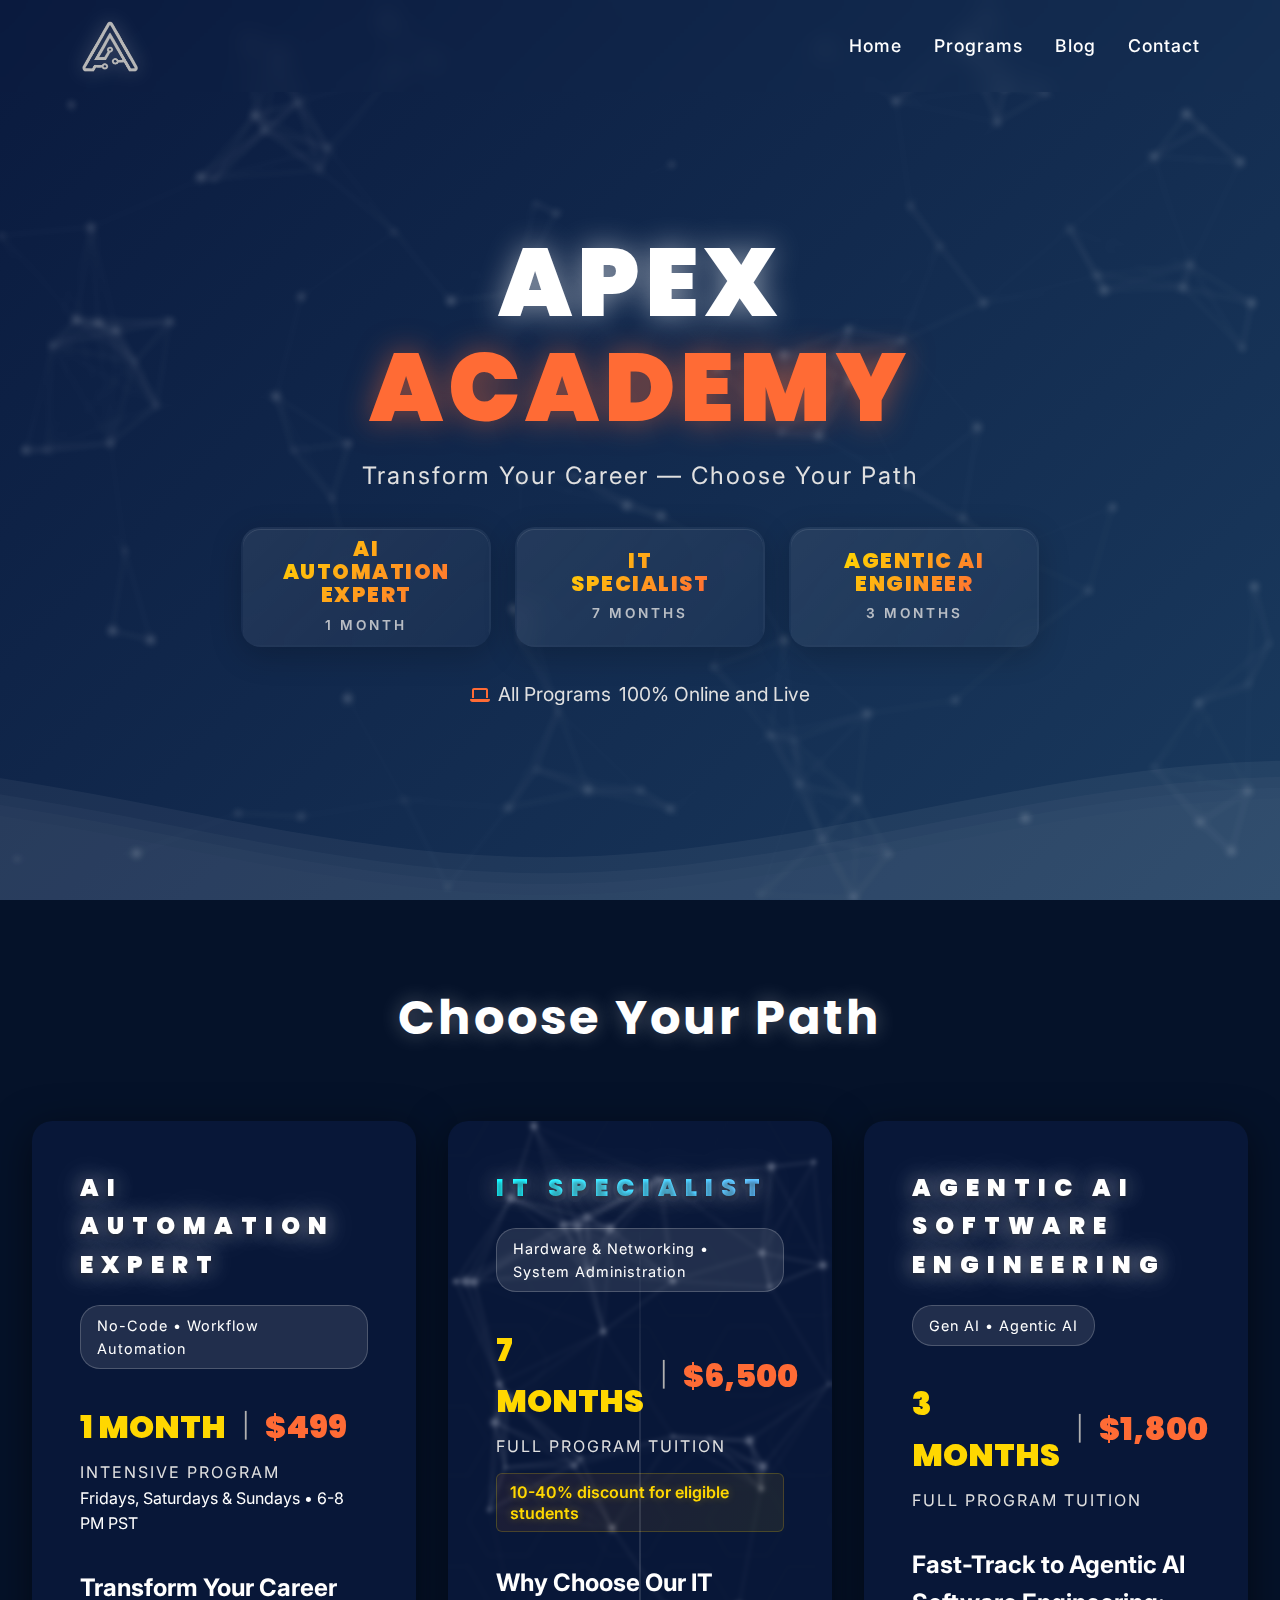
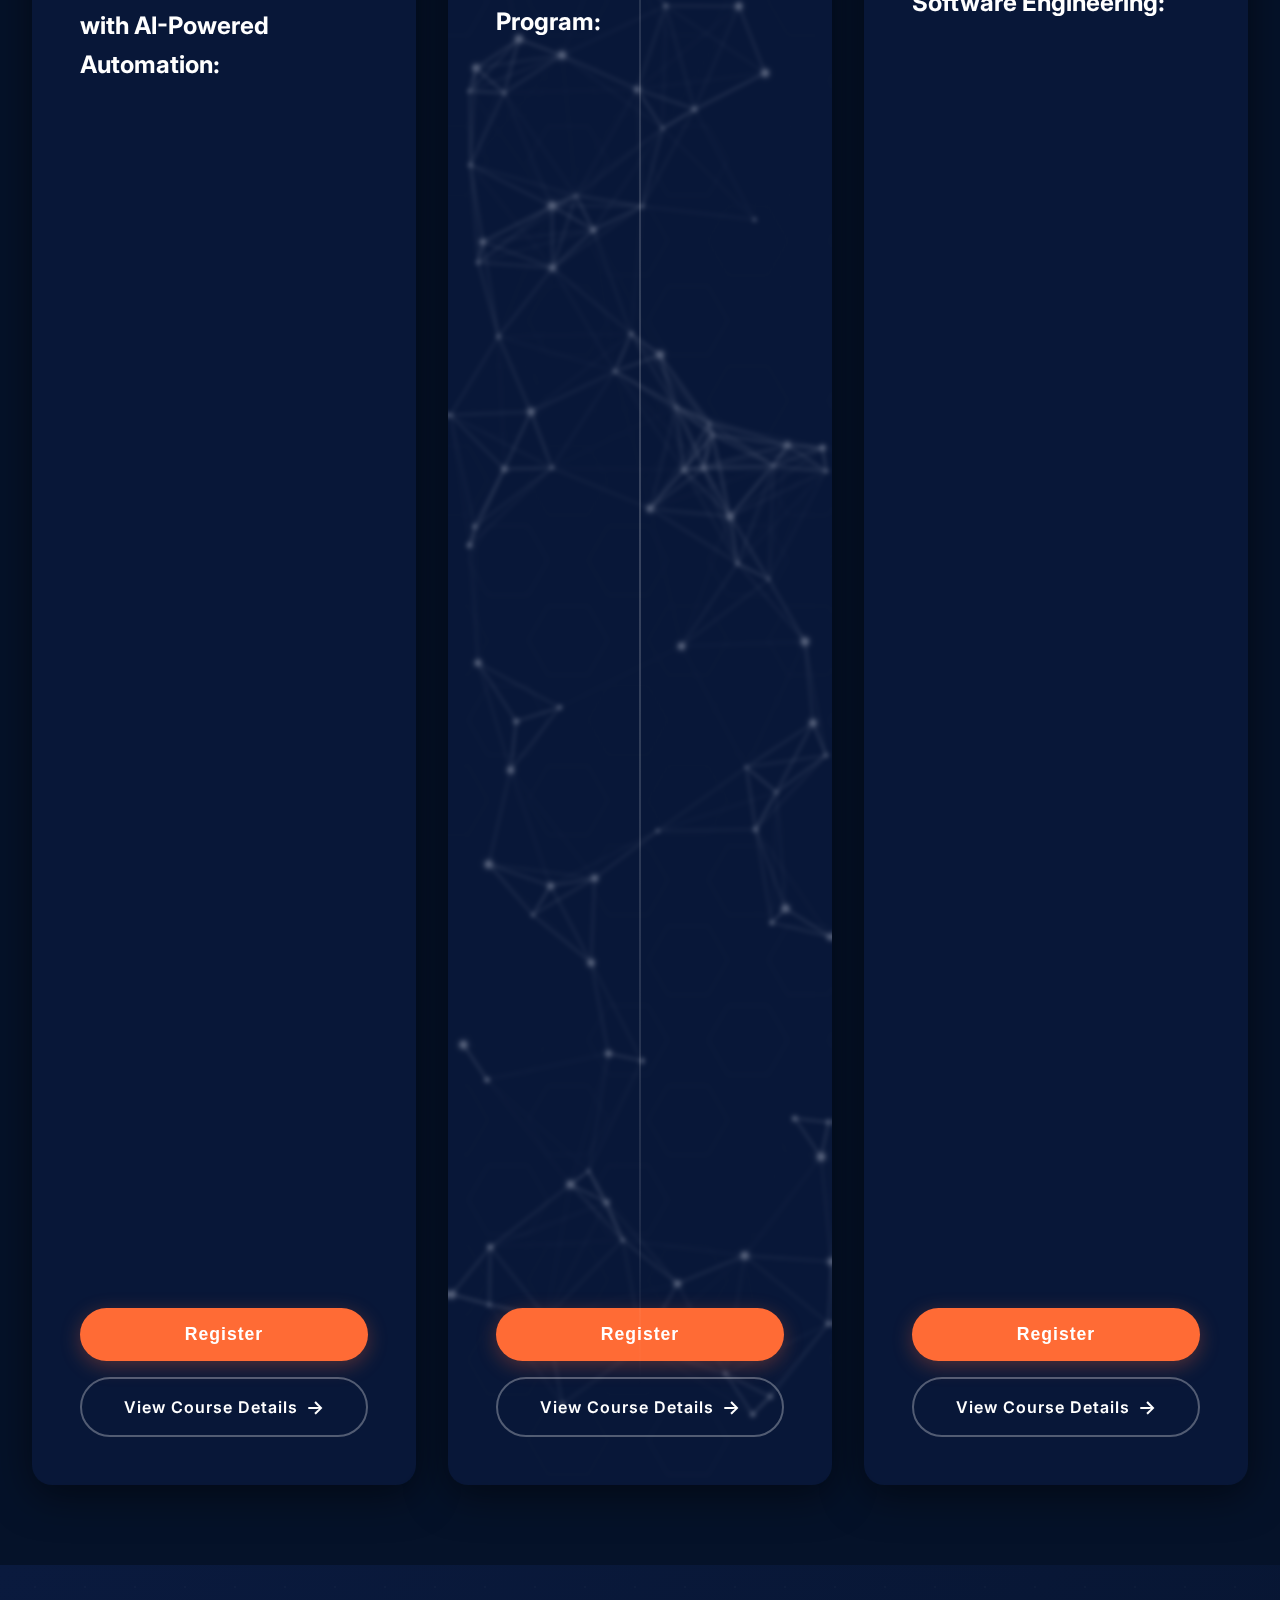
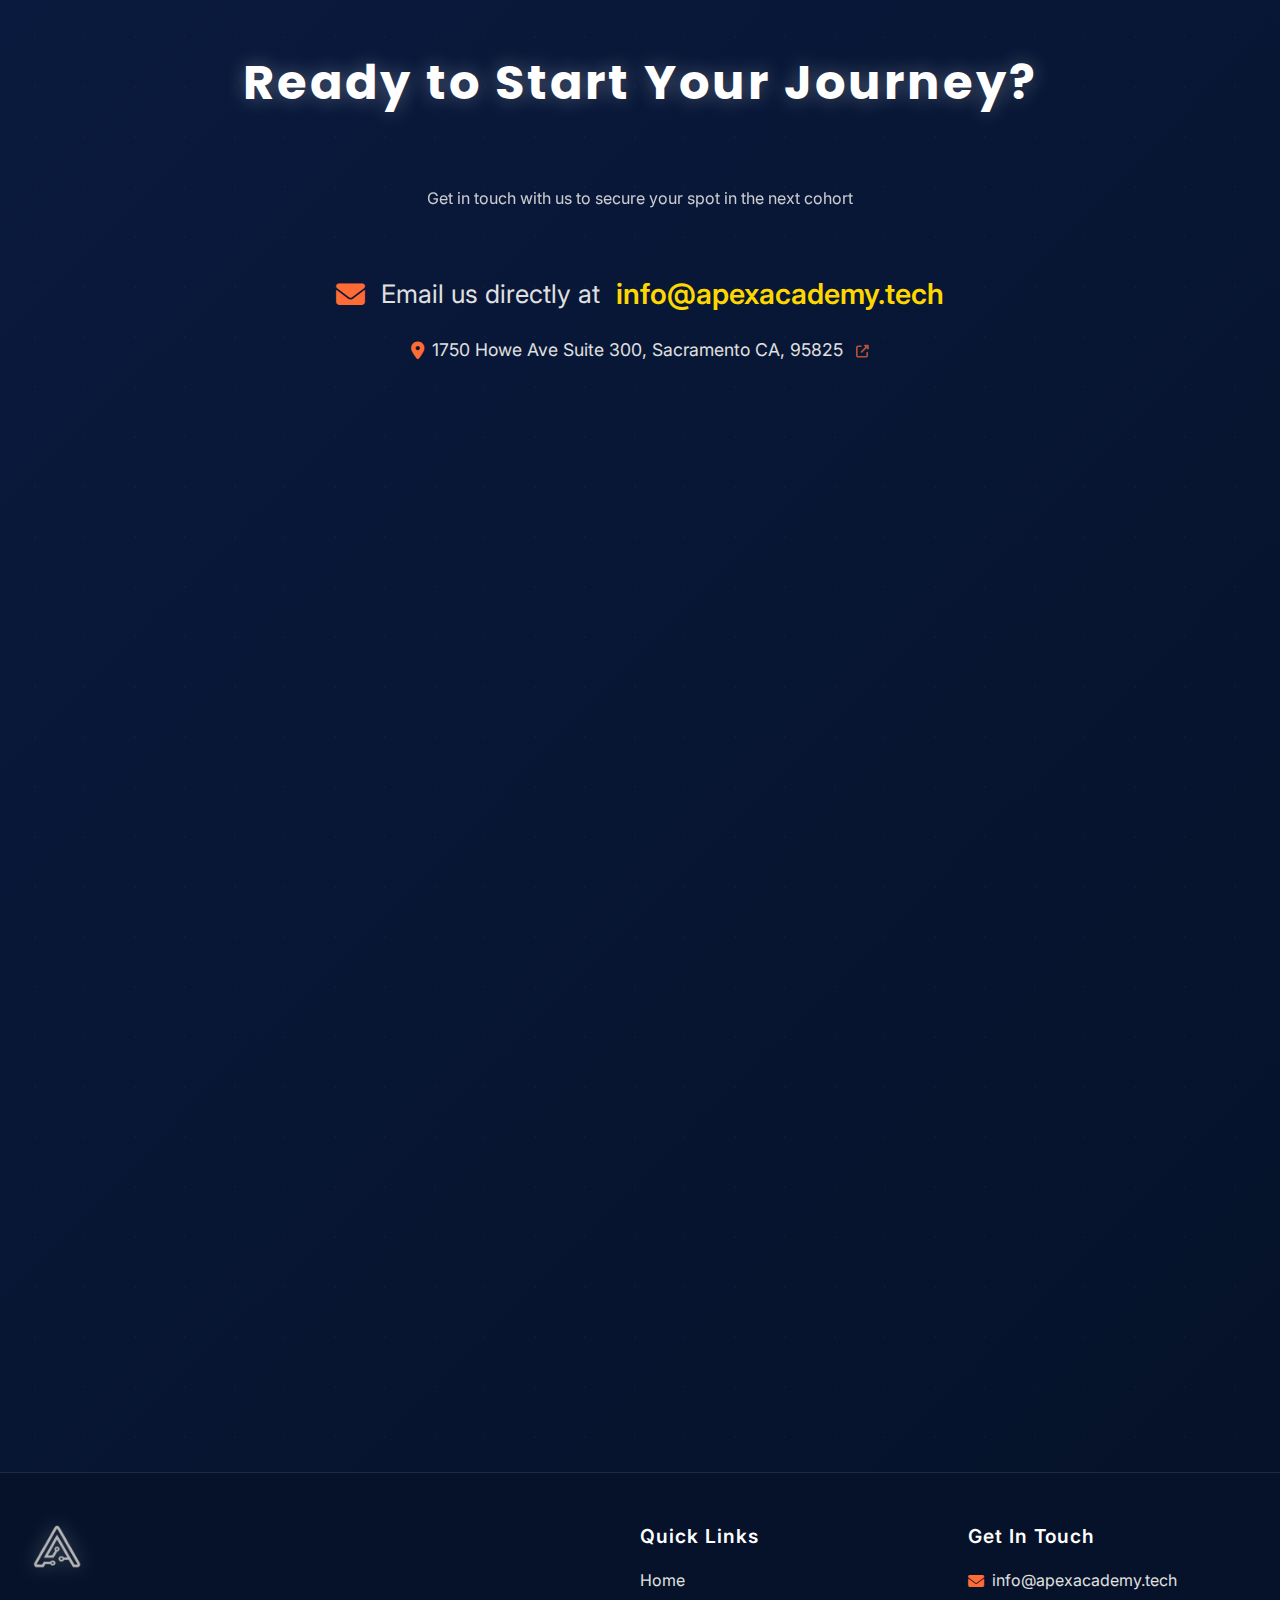
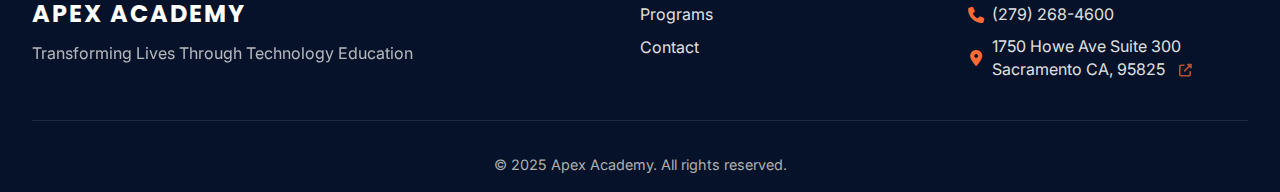
<file: index.html>
<!DOCTYPE html>
<html lang="en">

  <head>
    <meta charset="UTF-8">
    <meta name="viewport" content="width=device-width, initial-scale=1.0">

    <!-- SEO Meta Tags -->
    <title>Apex Academy - AI Automation Expert, Software Engineer & IT Specialist Bootcamps</title>
    <meta name="description"
      content="Transform your career with Apex Academy's tech bootcamps: 1-month AI Automation Expert ($499), 3-month Agentic AI Software Engineering ($1,800), 7-month IT Specialist ($6,500). Learn AI automation, no-code tools, prompt engineering, and coding. 100% online programs available.">
    <meta name="keywords"
      content="AI automation expert, AI automation bootcamp, no-code automation, workflow automation, AI software engineer bootcamp, AI coding tools, Cursor, Windsurf, GitHub Copilot, prompt engineering, IT specialist training, tech academy, career change, coding bootcamp, LLM development, AI agents, tech education, business automation, process optimization">
    <meta name="author" content="Apex Academy">
    <meta name="robots" content="index, follow">
    <link rel="canonical" href="https://www.apexacademy.tech/">

    <!-- Google tag (gtag.js) -->
    <script async src="https://www.googletagmanager.com/gtag/js?id=G-SNTC9DXN3H"></script>
    <script>
      window.dataLayer = window.dataLayer || [];
      function gtag() { dataLayer.push(arguments); }
      gtag('js', new Date());

      gtag('config', 'G-SNTC9DXN3H');
    </script>
    <!-- Favicon -->
    <link rel="icon" type="image/png" sizes="32x32" href="logo.png">
    <link rel="icon" type="image/png" sizes="16x16" href="logo.png">
    <link rel="apple-touch-icon" href="logo.png">

    <!-- Open Graph Meta Tags -->
    <meta property="og:title" content="Apex Academy - Transform Your Career in Tech">
    <meta property="og:description"
      content="Launch your tech career with Apex Academy's bootcamps: AI Automation Expert (1 month - $499), Agentic AI Software Engineering (3 months), IT Specialist (7 months). Master AI automation, no-code tools, and modern tech skills. 100% online programs available.">
    <meta property="og:image" content="https://www.apexacademy.tech/logo.png">
    <meta property="og:url" content="https://www.apexacademy.tech/">
    <meta property="og:type" content="website">
    <meta property="og:site_name" content="Apex Academy">
    <meta property="og:locale" content="en_US">

    <!-- Twitter Card Meta Tags -->
    <meta name="twitter:card" content="summary_large_image">
    <meta name="twitter:title" content="Apex Academy - Transform Your Career in Tech">
    <meta name="twitter:description"
      content="Launch your tech career with Apex Academy's bootcamps: AI Automation Expert (1 month - $499), Agentic AI Software Engineering (3 months), IT Specialist (7 months). Master AI automation, no-code tools, and modern tech skills. 100% online programs available.">
    <meta name="twitter:image" content="https://www.apexacademy.tech/logo.png">

    <!-- Structured Data (JSON-LD) -->
    <script type="application/ld+json">
    {
      "@context": "https://schema.org",
      "@type": "EducationalOrganization",
      "name": "Apex Academy",
      "description": "Intensive tech bootcamps for AI Automation Expert, AI Engineering, and IT Specialist careers",
      "url": "https://www.apexacademy.tech",
      "logo": "https://www.apexacademy.tech/logo.png",
      "address": {
        "@type": "PostalAddress",
        "streetAddress": "1750 Howe Ave Suite 300",
        "addressLocality": "Sacramento",
        "addressRegion": "CA",
        "postalCode": "95825",
        "addressCountry": "US"
      },
      "geo": {
        "@type": "GeoCoordinates",
        "latitude": "38.5755",
        "longitude": "-121.4296"
      },
      "contactPoint": {
        "@type": "ContactPoint",
        "telephone": "+1-279-268-4600",
        "contactType": "admissions",
        "email": "info@apexacademy.tech"
      },
      "hasCredential": [
        {
          "@type": "EducationalOccupationalCredential", 
          "name": "IT Specialist Bootcamp Certificate",
          "description": "7-month comprehensive IT training program covering hardware, networking, and system administration"
        },
        {
          "@type": "EducationalOccupationalCredential",
          "name": "AI Automation Expert Certificate",
          "description": "1-month intensive program covering AI-powered workflow automation, no-code business automation, and building automated systems that save costs and generate revenue"
        }
      ],
      "offers": [
        {
          "@type": "Offer",
          "name": "IT Specialist Bootcamp", 
          "price": "6500",
          "priceCurrency": "USD",
          "description": "7-month IT Specialist training program",
          "category": "Education"
        },
        {
          "@type": "Offer",
          "name": "AI Automation Expert Bootcamp",
          "price": "499",
          "priceCurrency": "USD",
          "description": "1-month intensive AI automation program covering no-code workflow automation and business process optimization",
          "category": "Education"
        }
      ]
    }
    </script>

    <link rel="stylesheet" href="styles.css">
    <link
      href="https://fonts.googleapis.com/css2?family=Poppins:wght@400;500;600;700;800&family=Inter:wght@300;400;500;600;700&display=swap"
      rel="stylesheet">
    <link rel="stylesheet" href="https://cdnjs.cloudflare.com/ajax/libs/font-awesome/6.4.0/css/all.min.css">
  </head>

  <body>


    <!-- Navigation -->
    <nav class="navbar">
      <div class="nav-container">
        <div class="logo">
          <img src="./logo.png" style="width: 60px; height: 60px;" alt="Apex Academy Logo - Sacramento Tech Academy">
        </div>
        <ul class="nav-menu">
          <li><a href="#home" class="nav-link">Home</a></li>
          <li><a href="#programs" class="nav-link">Programs</a></li>
          <li><a href="blog-index.html" class="nav-link">Blog</a></li>
          <li><a href="#contact" class="nav-link">Contact</a></li>
        </ul>
        <div class="hamburger">
          <span class="bar"></span>
          <span class="bar"></span>
          <span class="bar"></span>
        </div>
      </div>
    </nav>

    <!-- Hero Section -->
    <section id="home" class="hero">
      <div class="hero-bg">
        <canvas id="heroCanvas" class="hero-canvas"></canvas>
        <div class="wave-container">
          <svg class="waves" xmlns="http://www.w3.org/2000/svg" viewBox="0 24 150 28" preserveAspectRatio="none">
            <defs>
              <path id="wave" d="M-160 44c30 0 58-18 88-18s 58 18 88 18 58-18 88-18 58 18 88 18 v44h-352z"></path>
            </defs>
            <g class="parallax">
              <use href="#wave" x="48" y="0" fill="rgba(255,255,255,0.05)"></use>
              <use href="#wave" x="48" y="3" fill="rgba(255,255,255,0.03)"></use>
              <use href="#wave" x="48" y="5" fill="rgba(255,255,255,0.02)"></use>
              <use href="#wave" x="48" y="7" fill="rgba(255,255,255,0.01)"></use>
            </g>
          </svg>
        </div>
      </div>
      <div class="hero-content">
        <h1 class="hero-title">
          <span class="title-line">APEX</span>
          <span class="title-line accent">ACADEMY</span>
        </h1>
        <p class="hero-subtitle">Transform Your Career — Choose Your Path</p>
        <div class="hero-tracks">
          <a href="#ai-automation-track" class="track-option" data-track="ai-automation-track">
            <span class="track-name">AI AUTOMATION<br>EXPERT</span>
            <span class="track-label">1 MONTH</span>
          </a>
          <a href="#it-track" class="track-option" data-track="it-track">
            <span class="track-name">IT<br>SPECIALIST</span>
            <span class="track-label">7 MONTHS</span>
          </a>
          <a href="#ai-3month-track" class="track-option" data-track="ai-3month-track">
            <span class="track-name">AGENTIC AI<br>ENGINEER</span>
            <span class="track-label">3 MONTHS</span>
          </a>
        </div>
        <!-- <div class="hero-features">
          <div class="feature-item">
            <span class="feature-number hero-discount-large">10 - 40% DISCOUNT</span>
            <span class="feature-text">FOR ELIGIBLE STUDENTS</span>
          </div>
        </div> -->
        <div class="hero-location">
          <i class="fas fa-laptop"></i> All Programs <span class="highlight-text">100% Online and Live</span>
        </div>
      </div>
    </section>

    <!-- Programs Section -->
    <section id="programs" class="programs">
      <div class="container">
        <h2 class="section-title">Choose Your Path</h2>

        <div class="tracks-wrapper">
          <!-- AI Automation Expert Track -->
          <div id="ai-automation-track" class="track-container ai-automation-track">
            <div class="track-bg it-bg">
              <canvas id="aiAutomationCanvas"></canvas>
            </div>
            <div class="track-content">
              <div class="track-header">
                <h3 class="track-title">
                  <span class="dotted-text">AI AUTOMATION EXPERT</span>
                </h3>
                <div class="track-badge">
                  <span class="ai-badge">No-Code</span>
                  <span class="badge-separator">•</span>
                  <span class="ai-badge">Workflow Automation</span>
                </div>
              </div>

              <div class="track-info">
                <div class="duration-fee">
                  <span class="duration">1 MONTH</span>
                  <span class="divider">|</span>
                  <span class="fee">$499</span>
                </div>
                <p class="program-type">INTENSIVE PROGRAM</p>
                <p class="track-schedule">Fridays, Saturdays & Sundays • 6-8 PM PST</p>
              </div>

              <div class="curriculum-container">
                <h4>Transform Your Career with AI-Powered Automation:</h4>
                <ul class="curriculum-list">
                  <li class="curriculum-item">
                    <span class="checkmark">✓</span>
                    <span><strong>Zero Experience Required:</strong> No coding or tech expertise needed - perfect for
                      complete beginners</span>
                  </li>
                  <li class="curriculum-item">
                    <span class="checkmark">✓</span>
                    <span><strong>High-Demand Skills:</strong> AI automation specialists earn $50-$150/hour or
                      $1,000-$5,000/month retainers</span>
                  </li>
                  <li class="curriculum-item">
                    <span class="checkmark">✓</span>
                    <span><strong>Business Impact:</strong> Learn to save businesses 30-50% on labor costs through smart
                      automation</span>
                  </li>
                  <li class="curriculum-item">
                    <span class="checkmark">✓</span>
                    <span><strong>Hands-On Projects:</strong> Build real automations that save money and generate
                      revenue</span>
                  </li>
                  <li class="curriculum-item">
                    <span class="checkmark">✓</span>
                    <span><strong>Freelance Ready:</strong> Graduate with skills to offer automation services at premium
                      rates</span>
                  </li>
                  <li class="curriculum-item">
                    <span class="checkmark">✓</span>
                    <span><strong>Future-Proof Career:</strong> AI automation is in the top 5 in-demand skills for
                      2025</span>
                  </li>
                  <li class="curriculum-item">
                    <span class="checkmark">✓</span>
                    <span><strong>Immediate ROI:</strong> Start earning while learning with practical automation
                      projects</span>
                  </li>
                  <li class="curriculum-item">
                    <span class="checkmark">✓</span>
                    <span><strong>12 Live Sessions:</strong> Intensive learning with expert instructors (3 days/week, 2
                      hours/day)</span>
                  </li>
                </ul>
              </div>

              <button class="track-cta" data-program="ai-automation">Register</button>
              <a href="ai-automation-expert-details.html" class="details-btn">
                <span class="btn-text">View Course Details</span>
                <span class="btn-arrow">→</span>
              </a>
            </div>
          </div>

          <!-- IT Specialist Track -->
          <div id="it-track" class="track-container it-track">
            <div class="track-bg it-bg">
              <canvas id="itCanvas"></canvas>
            </div>
            <div class="track-content">
              <div class="track-header">
                <h3 class="track-title">
                  <span class="dotted-text">IT SPECIALIST</span>
                </h3>
                <div class="track-badge">
                  <span class="ai-badge">Hardware & Networking</span>
                  <span class="badge-separator">•</span>
                  <span class="ai-badge">System Administration</span>
                </div>
              </div>

              <div class="track-info">
                <div class="duration-fee">
                  <span class="duration">7 MONTHS</span>
                  <span class="divider">|</span>
                  <span class="fee">$6,500</span>
                </div>
                <p class="program-type">FULL PROGRAM TUITION</p>
                <p class="track-discount">10-40% discount for eligible students</p>
              </div>

              <div class="curriculum-container">
                <h4>Why Choose Our IT Program:</h4>
                <ul class="curriculum-list">
                  <li class="curriculum-item">
                    <span class="checkmark">✓</span>
                    <span><strong>Zero Experience Required:</strong> Start completely from scratch with no prior tech
                      knowledge needed - we'll teach you everything from the ground up</span>
                  </li>
                  <li class="curriculum-item">
                    <span class="checkmark">✓</span>
                    <span><strong>High-Demand Skills:</strong> IT professionals are needed in every industry worldwide -
                      from healthcare to finance, retail to manufacturing</span>
                  </li>
                  <li class="curriculum-item">
                    <span class="checkmark">✓</span>
                    <span><strong>Future-Proof Career:</strong> Technology is constantly evolving, but core IT skills
                      remain essential and provide long-term job security</span>
                  </li>
                  <li class="curriculum-item">
                    <span class="checkmark">✓</span>
                    <span><strong>Real-World Expertise:</strong> Build practical skills through hands-on projects that
                      demonstrate your capabilities to potential employers</span>
                  </li>
                  <li class="curriculum-item">
                    <span class="checkmark">✓</span>
                    <span><strong>Full Instructor Support:</strong> Get personalized guidance from experienced IT
                      professionals throughout your entire learning journey</span>
                  </li>
                  <li class="curriculum-item">
                    <span class="checkmark">✓</span>
                    <span><strong>Professional Mentorship:</strong> Learn from industry experts who provide step-by-step
                      guidance and real-world insights</span>
                  </li>
                  <li class="curriculum-item">
                    <span class="checkmark">✓</span>
                    <span><strong>Career Development:</strong> Receive comprehensive resume building, interview
                      preparation, and job search strategy coaching</span>
                  </li>
                  <li class="curriculum-item">
                    <span class="checkmark">✓</span>
                    <span><strong>Practical Problem Solving:</strong> Work through authentic IT challenges that mirror
                      real workplace scenarios and build your confidence</span>
                  </li>
                  <li class="curriculum-item">
                    <span class="checkmark">✓</span>
                    <span><strong>Career Launch Support:</strong> Graduate with the skills, confidence, and professional
                      network to start your high-paying IT career immediately</span>
                  </li>
                </ul>
              </div>

              <button class="track-cta" data-program="it-specialist">Register</button>
              <a href="it-specialist-details.html" class="details-btn">
                <span class="btn-text">View Course Details</span>
                <span class="btn-arrow">→</span>
              </a>
            </div>
          </div>


          <!-- 3-Month Gen AI Engineering Track -->
          <div id="ai-3month-track" class="track-container ai-3month-track">
            <div class="track-bg it-bg">
              <canvas id="ai3monthCanvas"></canvas>
            </div>
            <div class="track-content">
              <div class="track-header">
                <h3 class="track-title">
                  <span class="dotted-text">AGENTIC AI SOFTWARE ENGINEERING</span>
                </h3>
                <div class="track-badge">
                  <span class="ai-badge">Gen AI</span>
                  <span class="badge-separator">•</span>
                  <span class="ai-badge">Agentic AI</span>
                </div>
              </div>

              <div class="track-info">
                <div class="duration-fee">
                  <span class="duration">3 MONTHS</span>
                  <span class="divider">|</span>
                  <span class="fee">$1,800</span>
                </div>
                <p class="program-type">FULL PROGRAM TUITION</p>
              </div>

              <div class="curriculum-container">
                <h4>Fast-Track to Agentic AI Software Engineering:</h4>
                <ul class="curriculum-list">
                  <li class="curriculum-item">
                    <span class="checkmark">✓</span>
                    <span><strong>Prerequisites:</strong> JavaScript required</span>
                  </li>
                  <li class="curriculum-item">
                    <span class="checkmark">✓</span>
                    <span><strong>Month 1:</strong> Advanced prompt engineering, LLMs, and Tool Calling</span>
                  </li>
                  <li class="curriculum-item">
                    <span class="checkmark">✓</span>
                    <span><strong>Month 2:</strong> MCP, RAG systems, multi-agent workflows, and fine-tuning</span>
                  </li>
                  <li class="curriculum-item">
                    <span class="checkmark">✓</span>
                    <span><strong>Month 3:</strong> Evaluation, Security, Production deployment, and career
                      launch</span>
                  </li>
                  <li class="curriculum-item">
                    <span class="checkmark">✓</span>
                    <span>Build 3 major software projects with Gen AI & Agentic AI for your portfolio</span>
                  </li>
                  <li class="curriculum-item">
                    <span class="checkmark">✓</span>
                    <span>36 live sessions with AI engineering experts (3 days/week, 2 hours/day)</span>
                  </li>
                  <li class="curriculum-item">
                    <span class="checkmark">✓</span>
                    <span>Master cutting-edge software tools: LangChain, LangGraph, Mastra, Vector databases, LLM
                      APIs</span>
                  </li>
                  <li class="curriculum-item">
                    <span class="checkmark">✓</span>
                    <span>Intensive career prep: interview mastery, professional networking, and career launch</span>
                  </li>
                </ul>
              </div>

              <button class="track-cta" data-program="gen-ai-3month">Register</button>
              <a href="gen-ai-engineer-details.html" class="details-btn">
                <span class="btn-text">View Course Details</span>
                <span class="btn-arrow">→</span>
              </a>
            </div>
          </div>
        </div> <!-- End of tracks-wrapper -->
      </div>
    </section>

    <!-- Contact Section -->
    <section id="contact" class="contact">
      <div class="container">
        <h2 class="section-title">Ready to Start Your Journey?</h2>
        <p class="contact-subtitle">Get in touch with us to secure your spot in the next cohort</p>

        <div class="contact-quick">
          <p class="contact-direct">
            <i class="fas fa-envelope"></i>
            Email us directly at
            <a href="mailto:info@apexacademy.tech" class="email-link">info@apexacademy.tech</a>
          </p>
          <p class="contact-address">
            <i class="fas fa-map-marker-alt"></i>
            <a href="https://maps.google.com/maps?q=1750+Howe+Ave+Suite+300,+Sacramento+CA,+95825" target="_blank"
              class="address-link">
              1750 Howe Ave Suite 300, Sacramento CA, 95825
              <i class="fas fa-external-link-alt address-icon"></i>
            </a>
          </p>
        </div>

        <div class="contact-form-section">
          <h3 class="form-title">Send Us a Message</h3>
          <p class="form-subtitle">Fill out the form below and we'll get back to you within 24 hours</p>

          <form class="contact-form" id="contactForm" action="https://formspree.io/f/xvgrrbyp" method="POST">
            <div class="form-row">
              <div class="form-group">
                <label for="firstName">First Name</label>
                <input type="text" id="firstName" name="firstName" required>
                <i class="fas fa-user form-icon"></i>
              </div>
              <div class="form-group">
                <label for="lastName">Last Name</label>
                <input type="text" id="lastName" name="lastName" required>
                <i class="fas fa-user form-icon"></i>
              </div>
            </div>

            <div class="form-row">
              <div class="form-group">
                <label for="email">Email Address</label>
                <input type="email" id="email" name="email" required>
                <i class="fas fa-envelope form-icon"></i>
              </div>
              <div class="form-group">
                <label for="phone">Phone Number</label>
                <input type="tel" id="phone" name="phone" placeholder="(xxx) xxx-xxxx" required>
                <i class="fas fa-phone form-icon"></i>
              </div>
            </div>

            <div class="form-group">
              <label for="program">Program of Interest</label>
              <select id="program" name="program" required>
                <option value="">Select a program</option>
                <option value="gen-ai-3month">Agentic AI Software Engineering - $1,800</option>
                <option value="it-specialist">IT Specialist Bootcamp - $6,500</option>
                <option value="ai-automation">AI Automation Expert - $499</option>
              </select>
              <i class="fas fa-graduation-cap form-icon"></i>
            </div>

            <div class="form-group">
              <label for="format">Learning Format</label>
              <select id="format" name="format" required>
                <option value="">Select learning format</option>
                <option value="online">Online</option>
              </select>
              <i class="fas fa-laptop form-icon"></i>
            </div>

            <div class="form-group">
              <label for="message">Message</label>
              <textarea id="message" name="message" rows="4"
                placeholder="Tell us about your goals and any questions you have..."></textarea>
              <i class="fas fa-comment-dots form-icon"></i>
            </div>

            <div class="form-actions">
              <button type="submit" class="submit-btn">
                <span class="btn-text">Send Message</span>
                <i class="fas fa-paper-plane"></i>
              </button>
              <p class="form-note">Or call us directly at <a href="tel:+12792684600">(279) 268-4600</a></p>
            </div>
          </form>
        </div>


      </div>
    </section>

    <!-- Registration Modal -->
    <div id="registrationModal" class="modal">
      <div class="modal-content">
        <div class="modal-header">
          <h2 class="modal-title">Register for Program</h2>
          <span class="modal-close">&times;</span>
        </div>

        <div class="modal-body">
          <p class="modal-subtitle">Start your journey towards a new career. Fill out the form below to secure your
            spot.</p>

          <form class="registration-form" id="registrationForm" method="POST">
            <div class="form-message" id="registrationMessage"></div>

            <div class="form-row">
              <div class="form-group">
                <label for="regFirstName">First Name *</label>
                <input type="text" id="regFirstName" name="firstName" required>
                <i class="fas fa-user form-icon"></i>
              </div>
              <div class="form-group">
                <label for="regLastName">Last Name *</label>
                <input type="text" id="regLastName" name="lastName" required>
                <i class="fas fa-user form-icon"></i>
              </div>
            </div>

            <div class="form-row">
              <div class="form-group">
                <label for="regEmail">Email Address *</label>
                <input type="email" id="regEmail" name="email" required>
                <i class="fas fa-envelope form-icon"></i>
              </div>
              <div class="form-group">
                <label for="regPhone">Phone Number *</label>
                <input type="tel" id="regPhone" name="phone" placeholder="(xxx) xxx-xxxx" required>
                <i class="fas fa-phone form-icon"></i>
              </div>
            </div>

            <div class="form-group">
              <label for="regProgram">Program *</label>
              <select id="regProgram" name="program" required>
                <option value="">Select a program</option>
                <option value="gen-ai-3month">Agentic AI Software Engineering - $1,800</option>
                <option value="it-specialist">IT Specialist Bootcamp - $6,500</option>
                <option value="ai-automation">AI Automation Expert - $499</option>
              </select>
              <i class="fas fa-graduation-cap form-icon"></i>
            </div>

            <div class="form-row">
              <div class="form-group">
                <label for="regAge">Age *</label>
                <input type="number" id="regAge" name="age" min="16" max="100" required>
                <i class="fas fa-calendar form-icon"></i>
              </div>
              <div class="form-group">
                <label for="regEducation">Education Level *</label>
                <select id="regEducation" name="education" required>
                  <option value="">Select education level</option>
                  <option value="high-school">High School</option>
                  <option value="some-college">Some College</option>
                  <option value="associates">Associate's Degree</option>
                  <option value="bachelors">Bachelor's Degree</option>
                  <option value="masters">Master's Degree</option>
                  <option value="other">Other</option>
                </select>
                <i class="fas fa-book form-icon"></i>
              </div>
            </div>

            <div class="form-row">
              <div class="form-group">
                <label for="regExperience">Prior Tech Experience *</label>
                <select id="regExperience" name="experience" required>
                  <option value="">Select experience level</option>
                  <option value="none">No experience</option>
                  <option value="beginner">Beginner (0-1 years)</option>
                  <option value="intermediate">Intermediate (1-3 years)</option>
                  <option value="advanced">Advanced (3+ years)</option>
                </select>
                <i class="fas fa-code form-icon"></i>
              </div>
              <div class="form-group">
                <label for="regFormat">Learning Format *</label>
                <select id="regFormat" name="format" required>
                  <option value="">Select learning format</option>
                  <option value="online">Online</option>
                </select>
                <i class="fas fa-laptop form-icon"></i>
              </div>
            </div>

            <div class="form-group">
              <label for="regGoals">Career Goals & Motivation</label>
              <textarea id="regGoals" name="goals" rows="4"
                placeholder="Tell us about your career goals and what motivates you to join this program..."></textarea>
              <i class="fas fa-target form-icon"></i>
            </div>

            <div class="form-actions">
              <button type="submit" class="submit-btn">
                <span class="btn-text">Submit Registration</span>
                <i class="fas fa-paper-plane"></i>
              </button>
              <p class="form-note">
                By submitting this form, you agree to be contacted by our admissions team.
                <br>Need help? Call us at <a href="tel:+12792684600">(279) 268-4600</a>
              </p>
            </div>
          </form>
        </div>
      </div>
    </div>

    <!-- Footer -->
    <footer class="footer">
      <div class="container">
        <div class="footer-content">
          <div class="footer-brand">
            <div class="footer-logo">
              <img src="./logo.png" alt="Apex Academy">
            </div>
            <h3 class="footer-title">APEX ACADEMY</h3>
            <p class="footer-slogan">Transforming Lives Through Technology Education</p>
          </div>

          <div class="footer-links">
            <h4>Quick Links</h4>
            <ul>
              <li><a href="#home">Home</a></li>
              <li><a href="#programs">Programs</a></li>
              <li><a href="#contact">Contact</a></li>
            </ul>
          </div>

          <div class="footer-contact">
            <h4>Get In Touch</h4>
            <p><i class="fas fa-envelope"></i> <a href="mailto:info@apexacademy.tech"
                class="footer-link">info@apexacademy.tech</a></p>
            <p><i class="fas fa-phone"></i> <a href="tel:+12792684600" class="footer-link">(279) 268-4600</a></p>
            <p>
              <i class="fas fa-map-marker-alt"></i>
              <a href="https://maps.google.com/maps?q=1750+Howe+Ave+Suite+300,+Sacramento+CA,+95825" target="_blank"
                class="address-link">
                1750 Howe Ave Suite 300<br>Sacramento CA, 95825
                <i class="fas fa-external-link-alt address-icon"></i>
              </a>
            </p>
          </div>
        </div>

        <div class="footer-bottom">
          <p>&copy; 2025 Apex Academy. All rights reserved.</p>
        </div>
      </div>
    </footer>

    <script src="script.js"></script>
  </body>

</html>
</file>
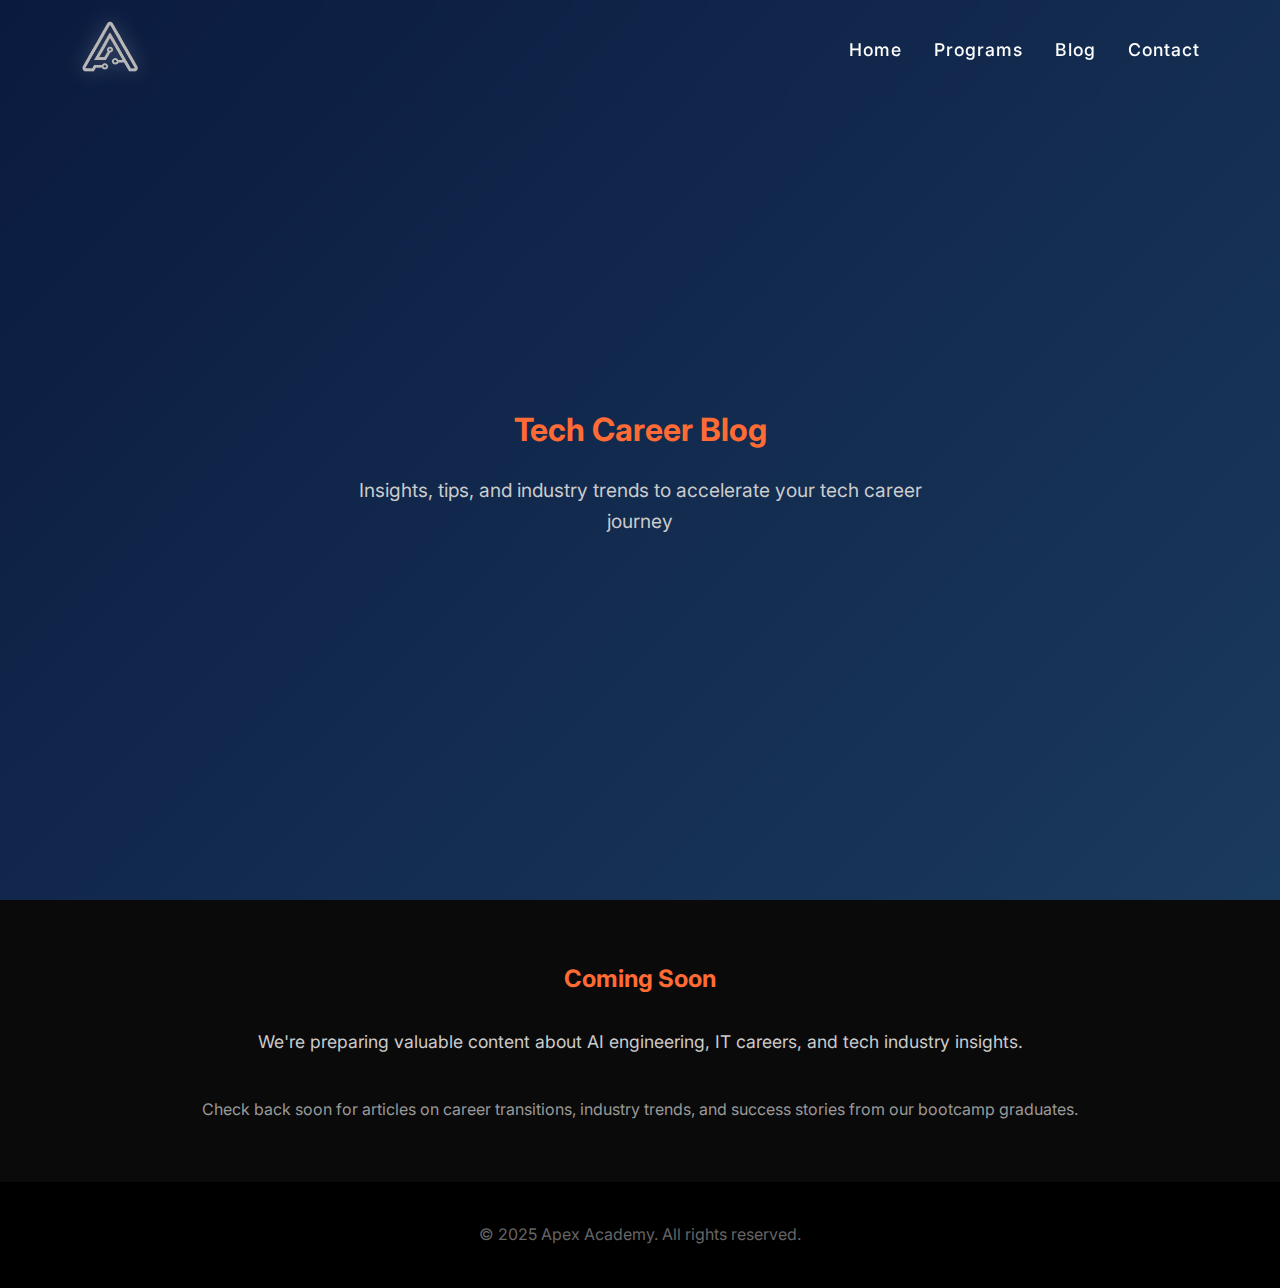
<file: blog-index.html>
<!DOCTYPE html>
<html lang="en">

  <head>
    <meta charset="UTF-8">
    <meta name="viewport" content="width=device-width, initial-scale=1.0">

    <!-- SEO Meta Tags -->
    <title>Tech Career Blog | Apex Academy Sacramento</title>
    <meta name="description"
      content="Get insights on AI Agentic AI Software Engineering, IT careers, coding bootcamps, and tech industry trends from Apex Academy experts in Sacramento, CA.">
    <meta name="keywords"
      content="tech career blog, coding bootcamp advice, AI engineering career, IT specialist jobs, Sacramento tech education, career change tips">
    <meta name="author" content="Apex Academy">
    <meta name="robots" content="index, follow">
    <link rel="canonical" href="https://www.apexacademy.tech/blog/">

    <!-- Google Search Console Verification -->
    <!-- TODO: Replace with your actual Google Search Console verification code -->
    <meta name="google-site-verification" content="YOUR_VERIFICATION_CODE_HERE">

    <!-- Google tag (gtag.js) -->
    <script async src="https://www.googletagmanager.com/gtag/js?id=G-SNTC9DXN3H"></script>
    <script>
      window.dataLayer = window.dataLayer || [];
      function gtag() { dataLayer.push(arguments); }
      gtag('js', new Date());
      gtag('config', 'G-SNTC9DXN3H');
    </script>

    <!-- Favicon -->
    <link rel="icon" type="image/png" sizes="32x32" href="../logo.png">

    <link rel="stylesheet" href="../styles.css">
    <link
      href="https://fonts.googleapis.com/css2?family=Poppins:wght@400;500;600;700;800&family=Inter:wght@300;400;500;600;700&display=swap"
      rel="stylesheet">
  </head>

  <body>
    <!-- Navigation -->
    <nav class="navbar">
      <div class="nav-container">
        <div class="logo">
          <a href="../index.html">
            <img src="../logo.png" style="width: 60px; height: 60px;" alt="Apex Academy Logo">
          </a>
        </div>
        <ul class="nav-menu">
          <li><a href="../index.html" class="nav-link">Home</a></li>
          <li><a href="../index.html#programs" class="nav-link">Programs</a></li>
          <li><a href="#" class="nav-link active">Blog</a></li>
          <li><a href="../index.html#contact" class="nav-link">Contact</a></li>
        </ul>
      </div>
    </nav>

    <!-- Blog Hero -->
    <section class="hero" style="padding: 100px 0 60px;">
      <div class="container" style="text-align: center;">
        <h1 style="color: #FF6B35; margin-bottom: 20px;">Tech Career Blog</h1>
        <p style="font-size: 1.2em; color: #ccc; max-width: 600px; margin: 0 auto;">
          Insights, tips, and industry trends to accelerate your tech career journey
        </p>
      </div>
    </section>

    <!-- Blog Posts Coming Soon -->
    <section style="padding: 60px 0; background: #0a0a0a;">
      <div class="container" style="text-align: center;">
        <h2 style="color: #FF6B35; margin-bottom: 30px;">Coming Soon</h2>
        <p style="color: #ccc; font-size: 1.1em; margin-bottom: 40px;">
          We're preparing valuable content about AI engineering, IT careers, and tech industry insights.
        </p>
        <p style="color: #999;">
          Check back soon for articles on career transitions, industry trends, and success stories from our bootcamp
          graduates.
        </p>
      </div>
    </section>

    <!-- Footer placeholder -->
    <footer style="background: #000; padding: 40px 0; text-align: center; color: #666;">
      <p>&copy; 2025 Apex Academy. All rights reserved.</p>
    </footer>
  </body>

</html>
</file>
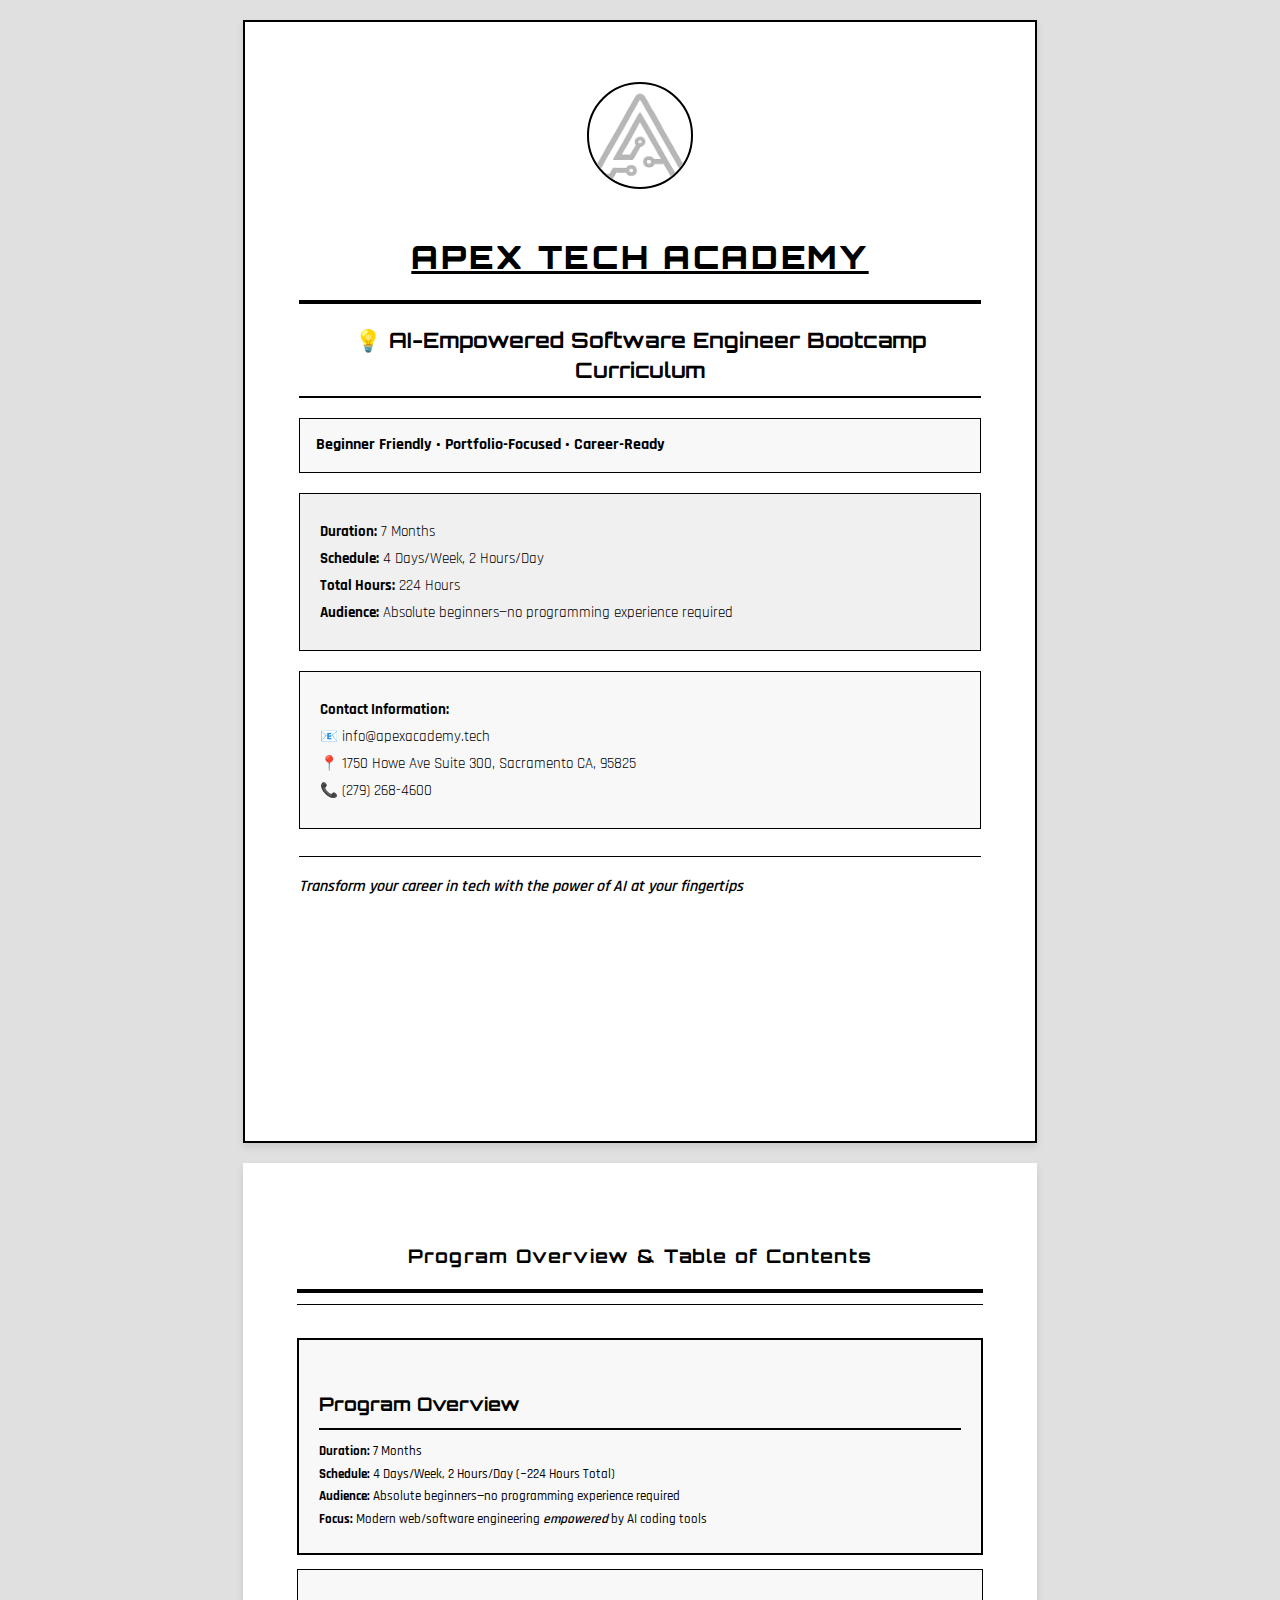
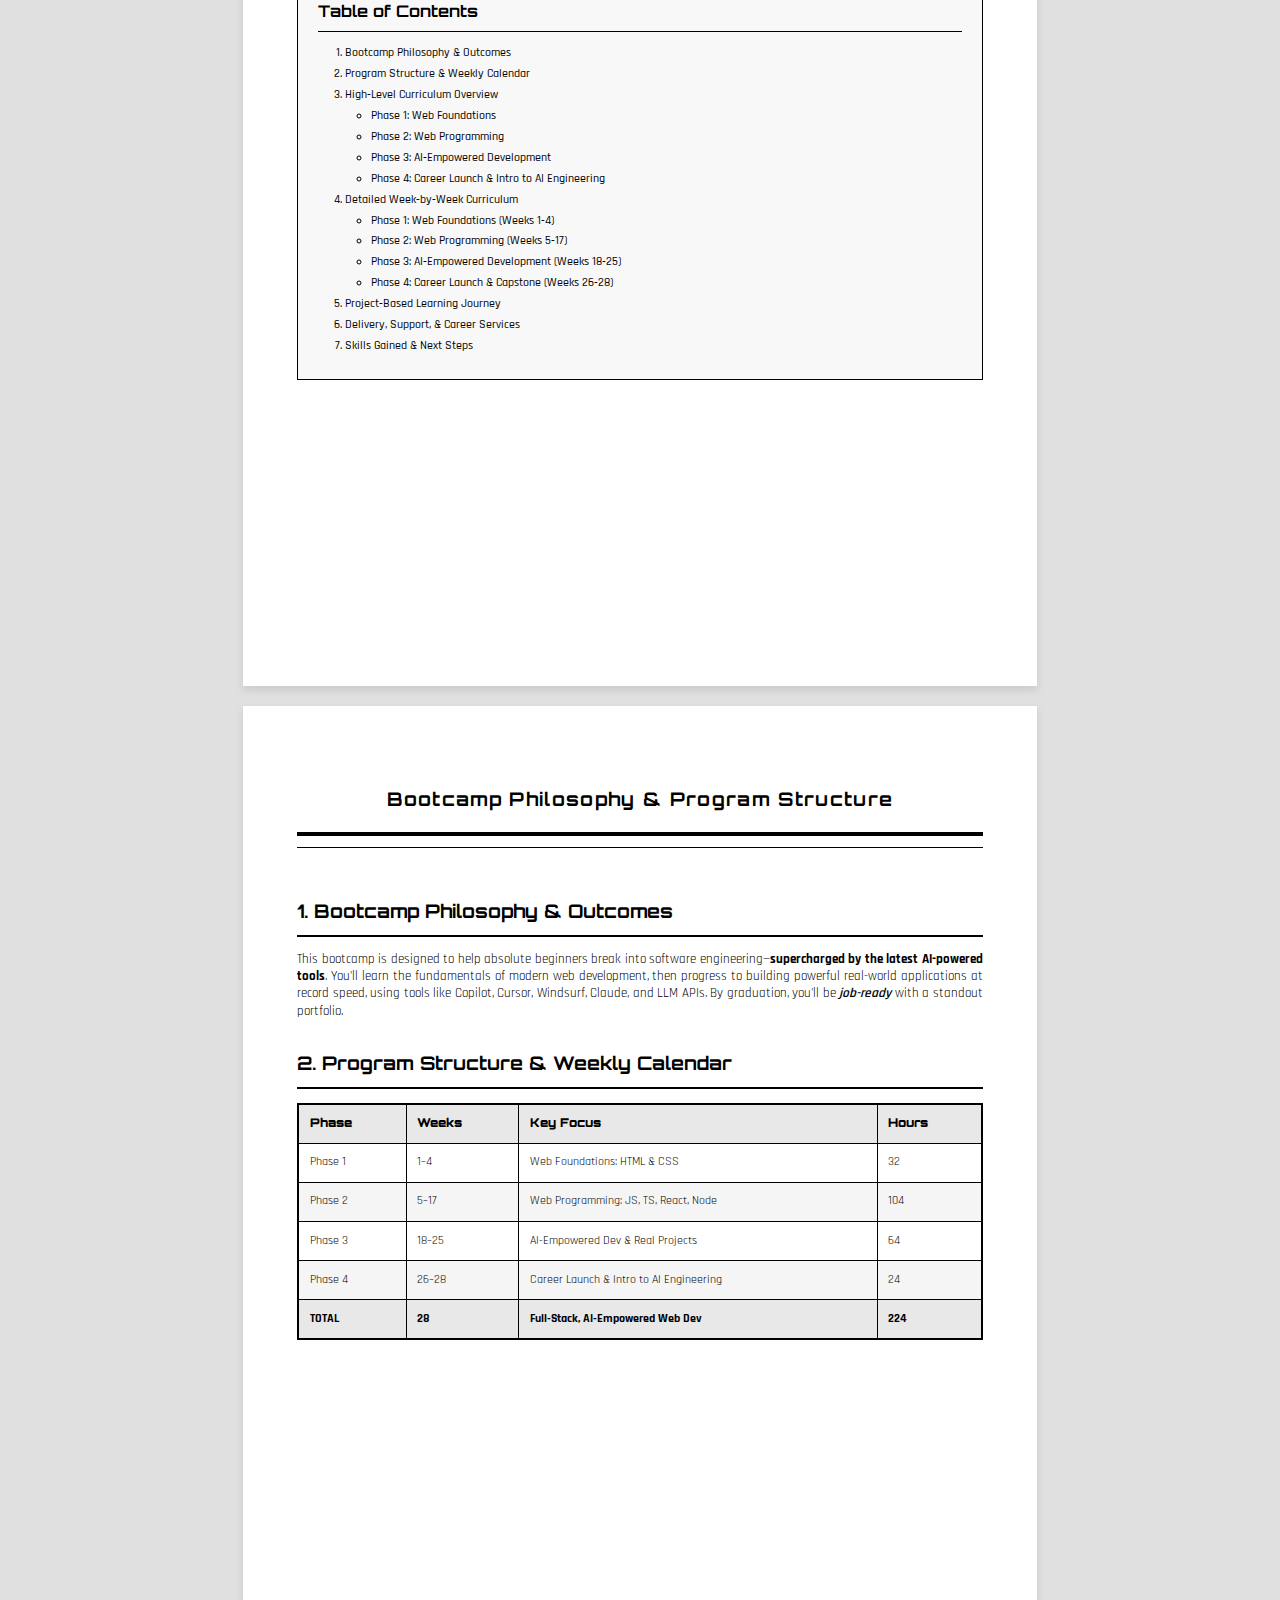
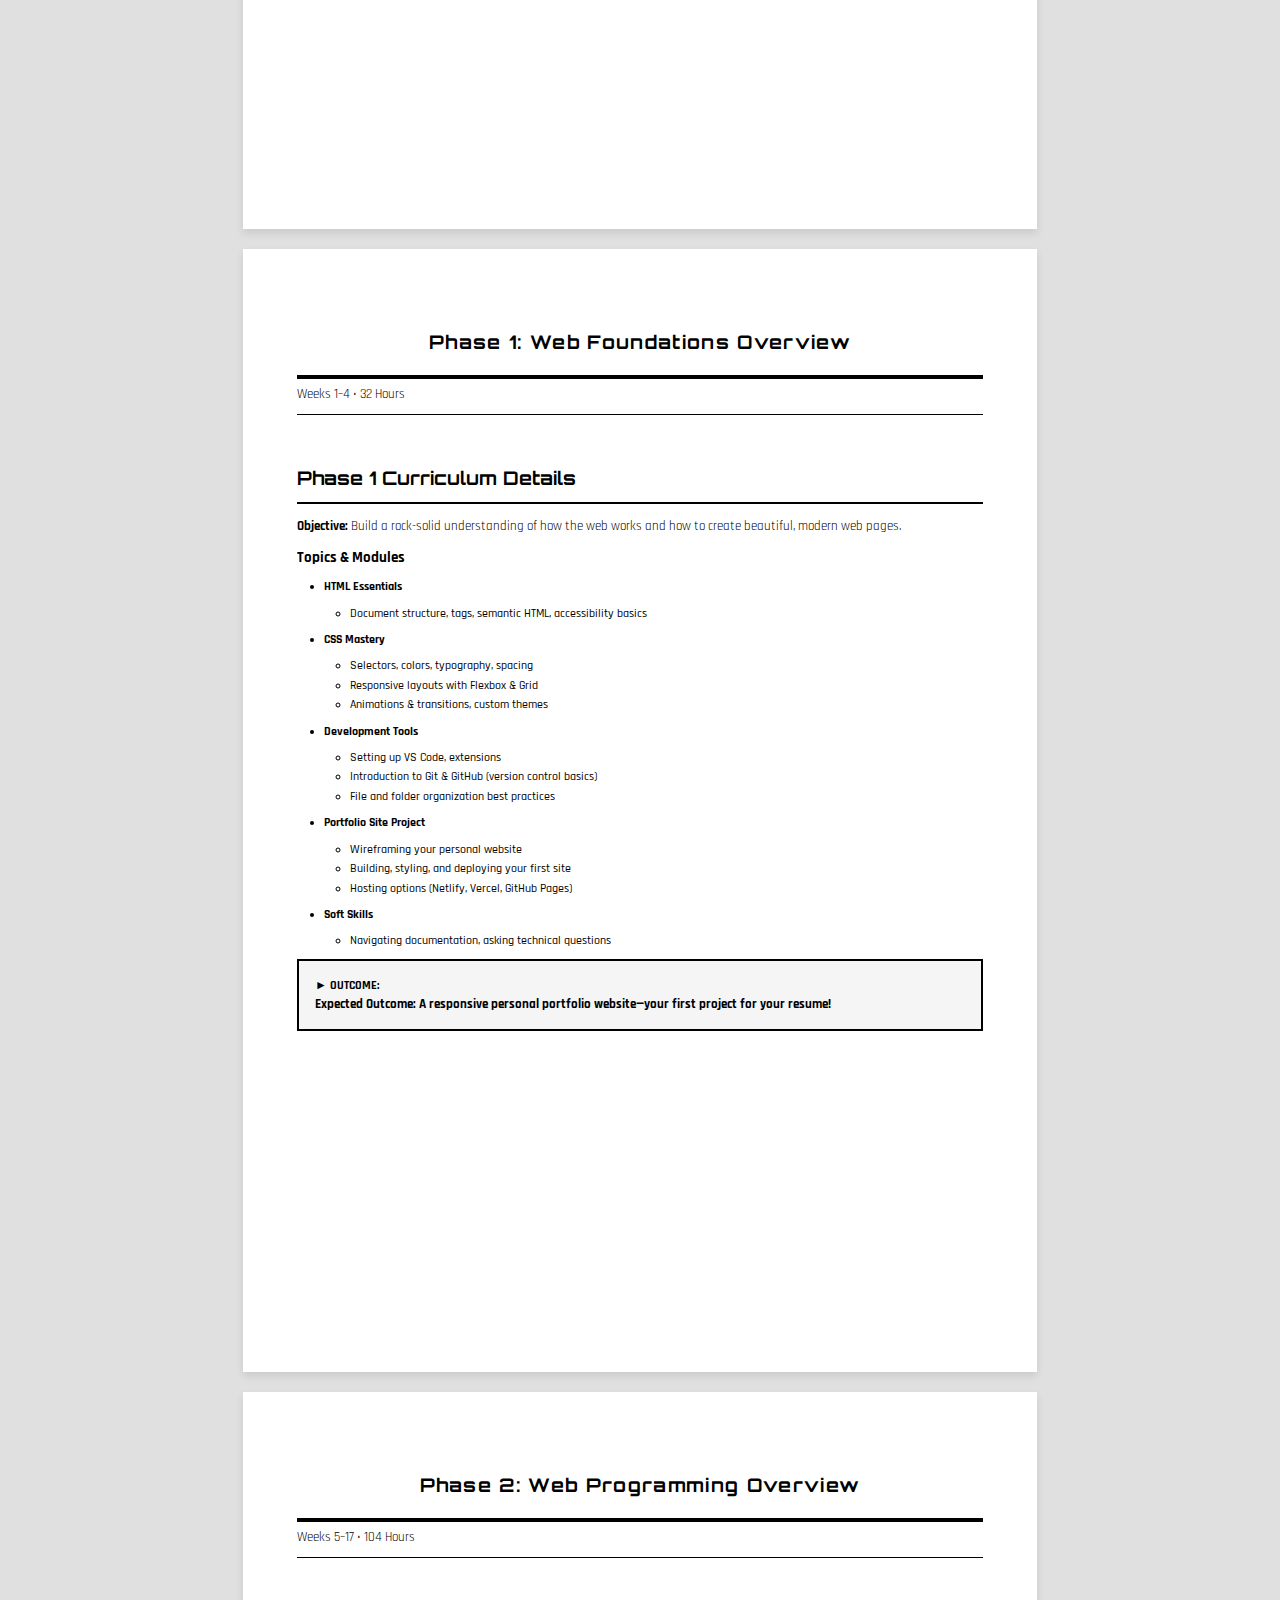
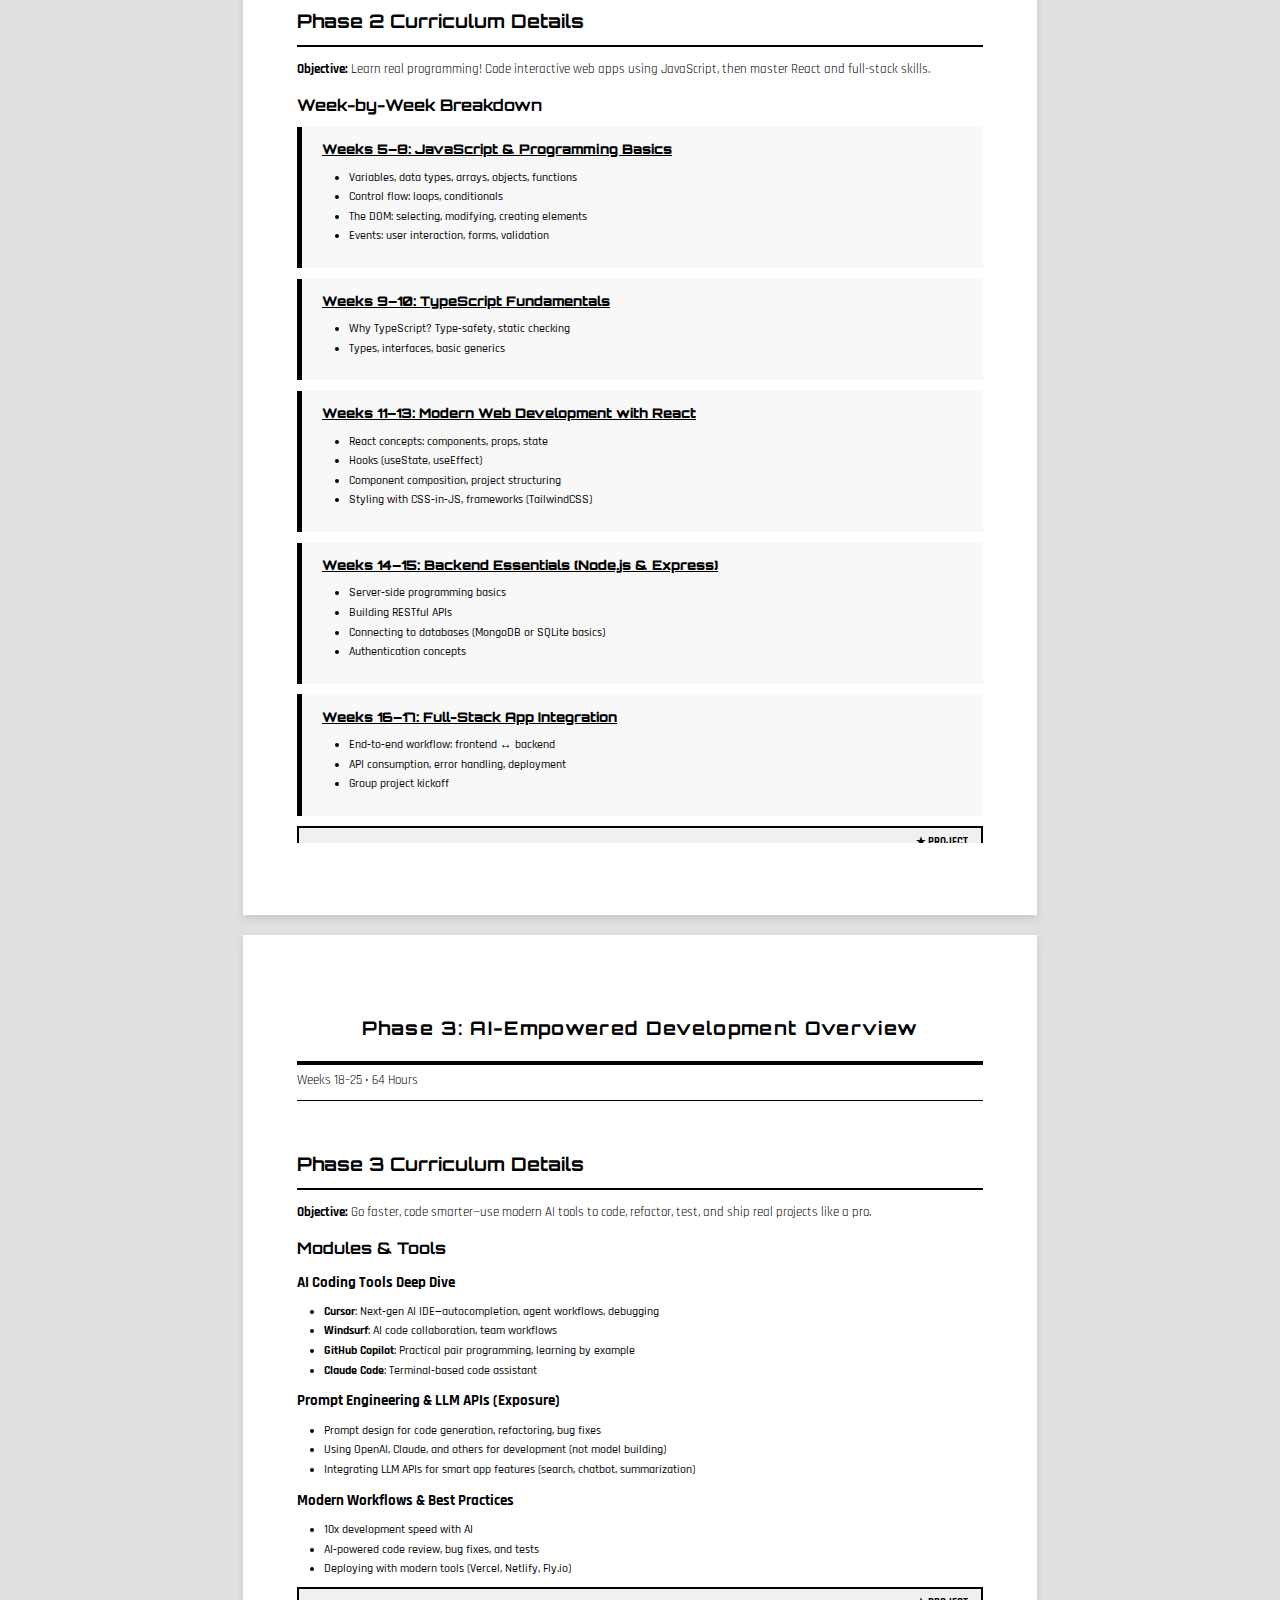
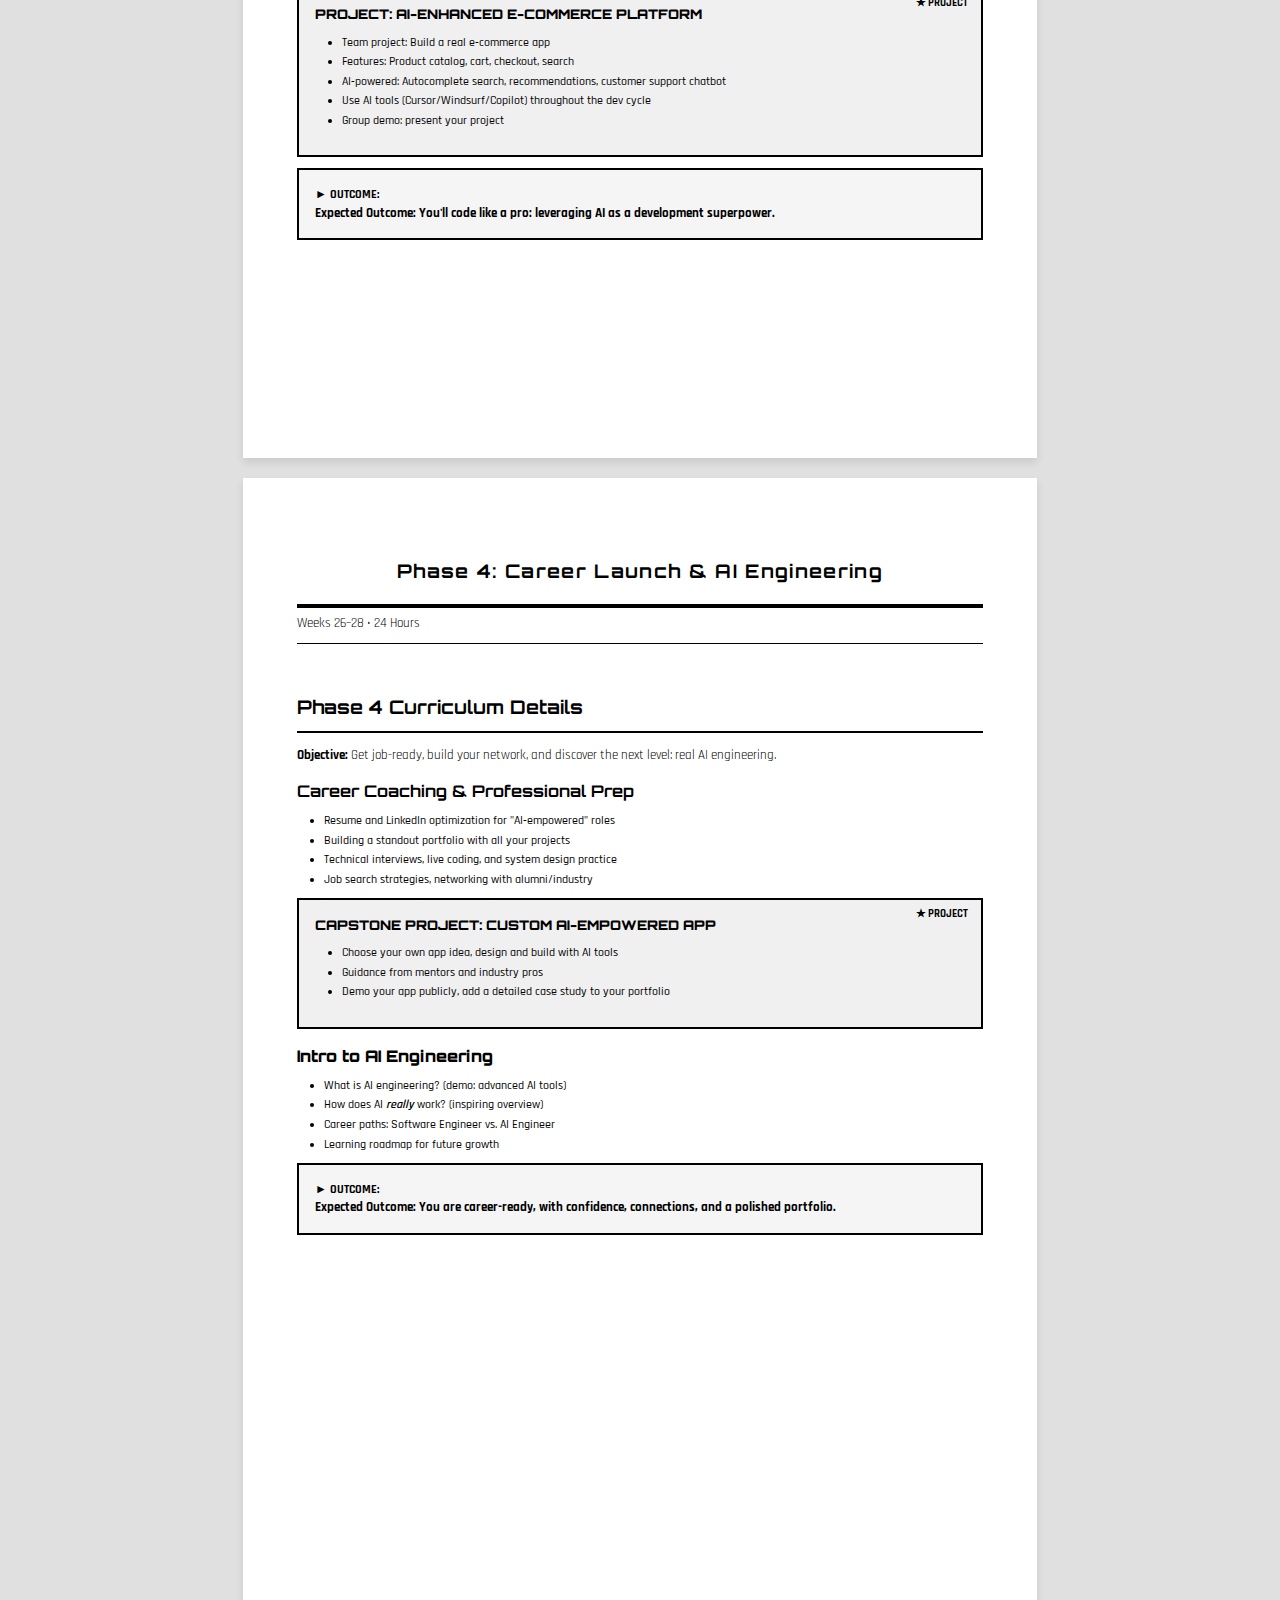
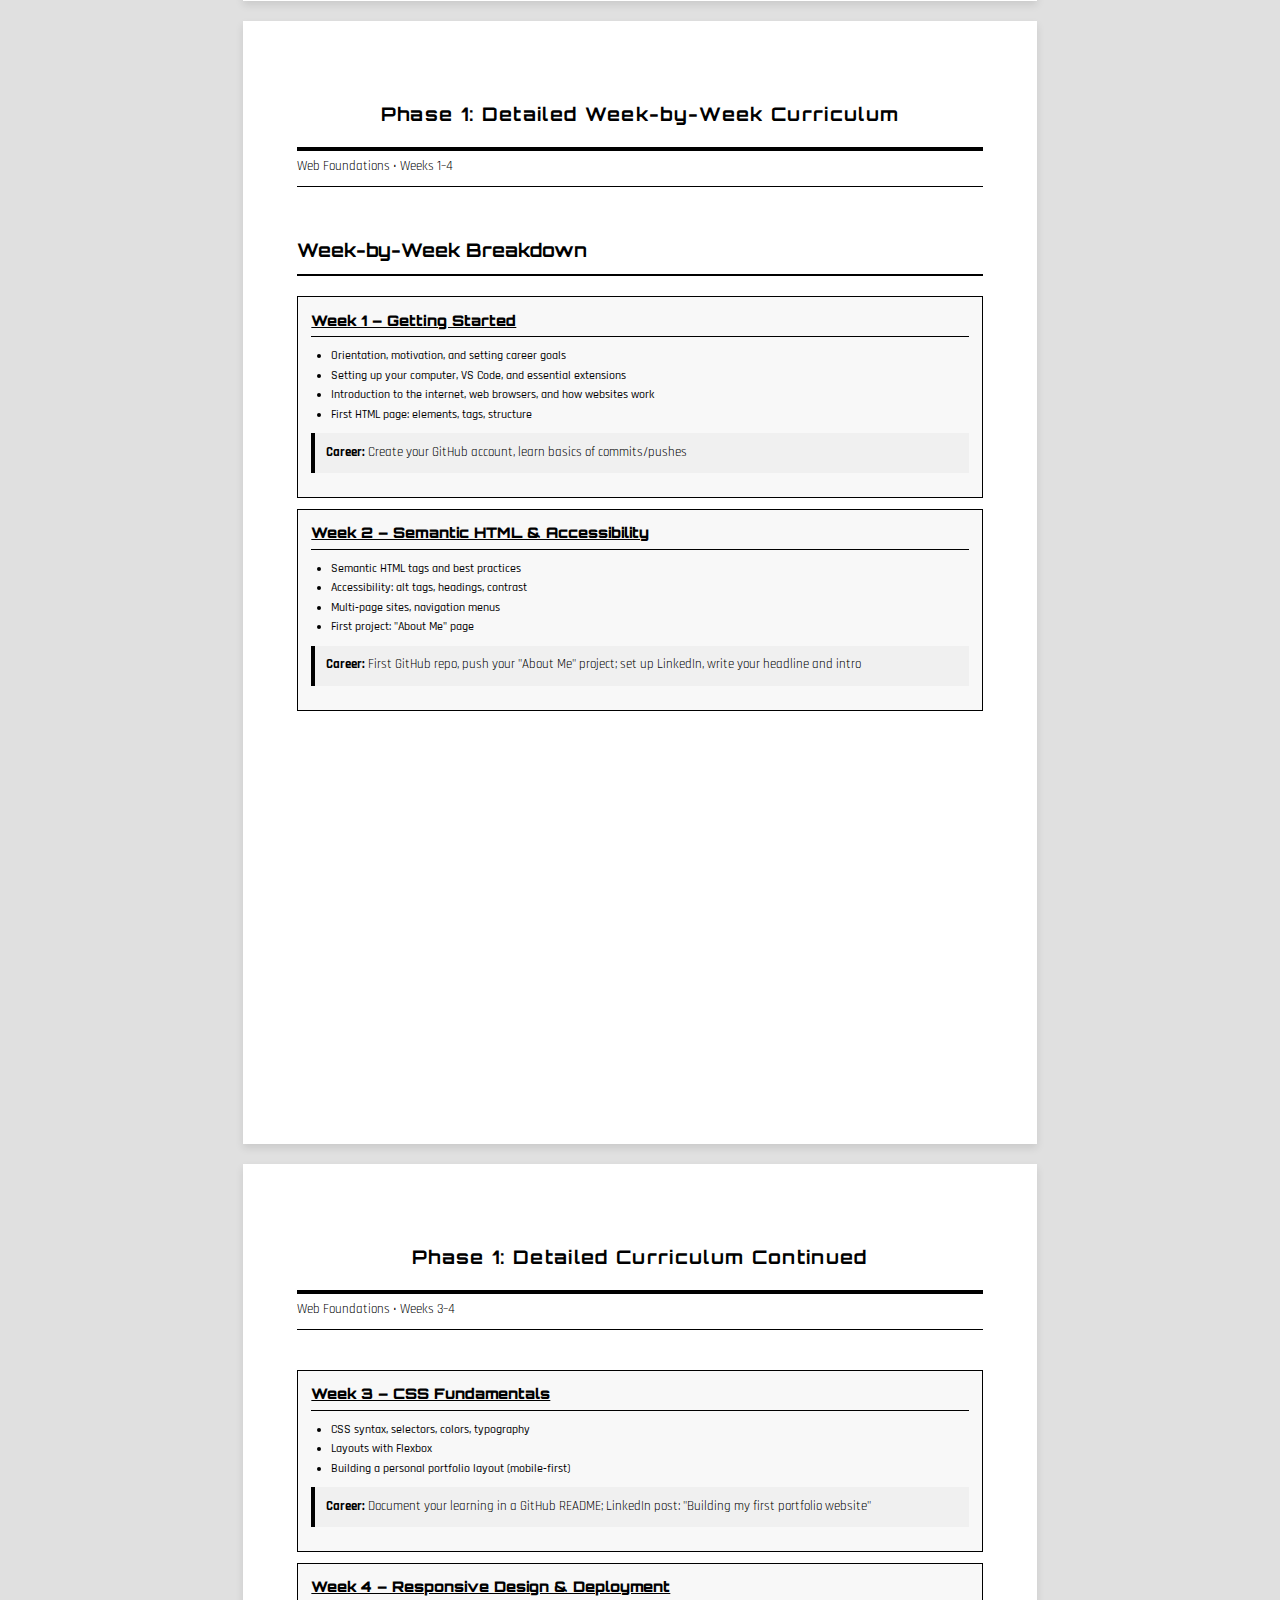
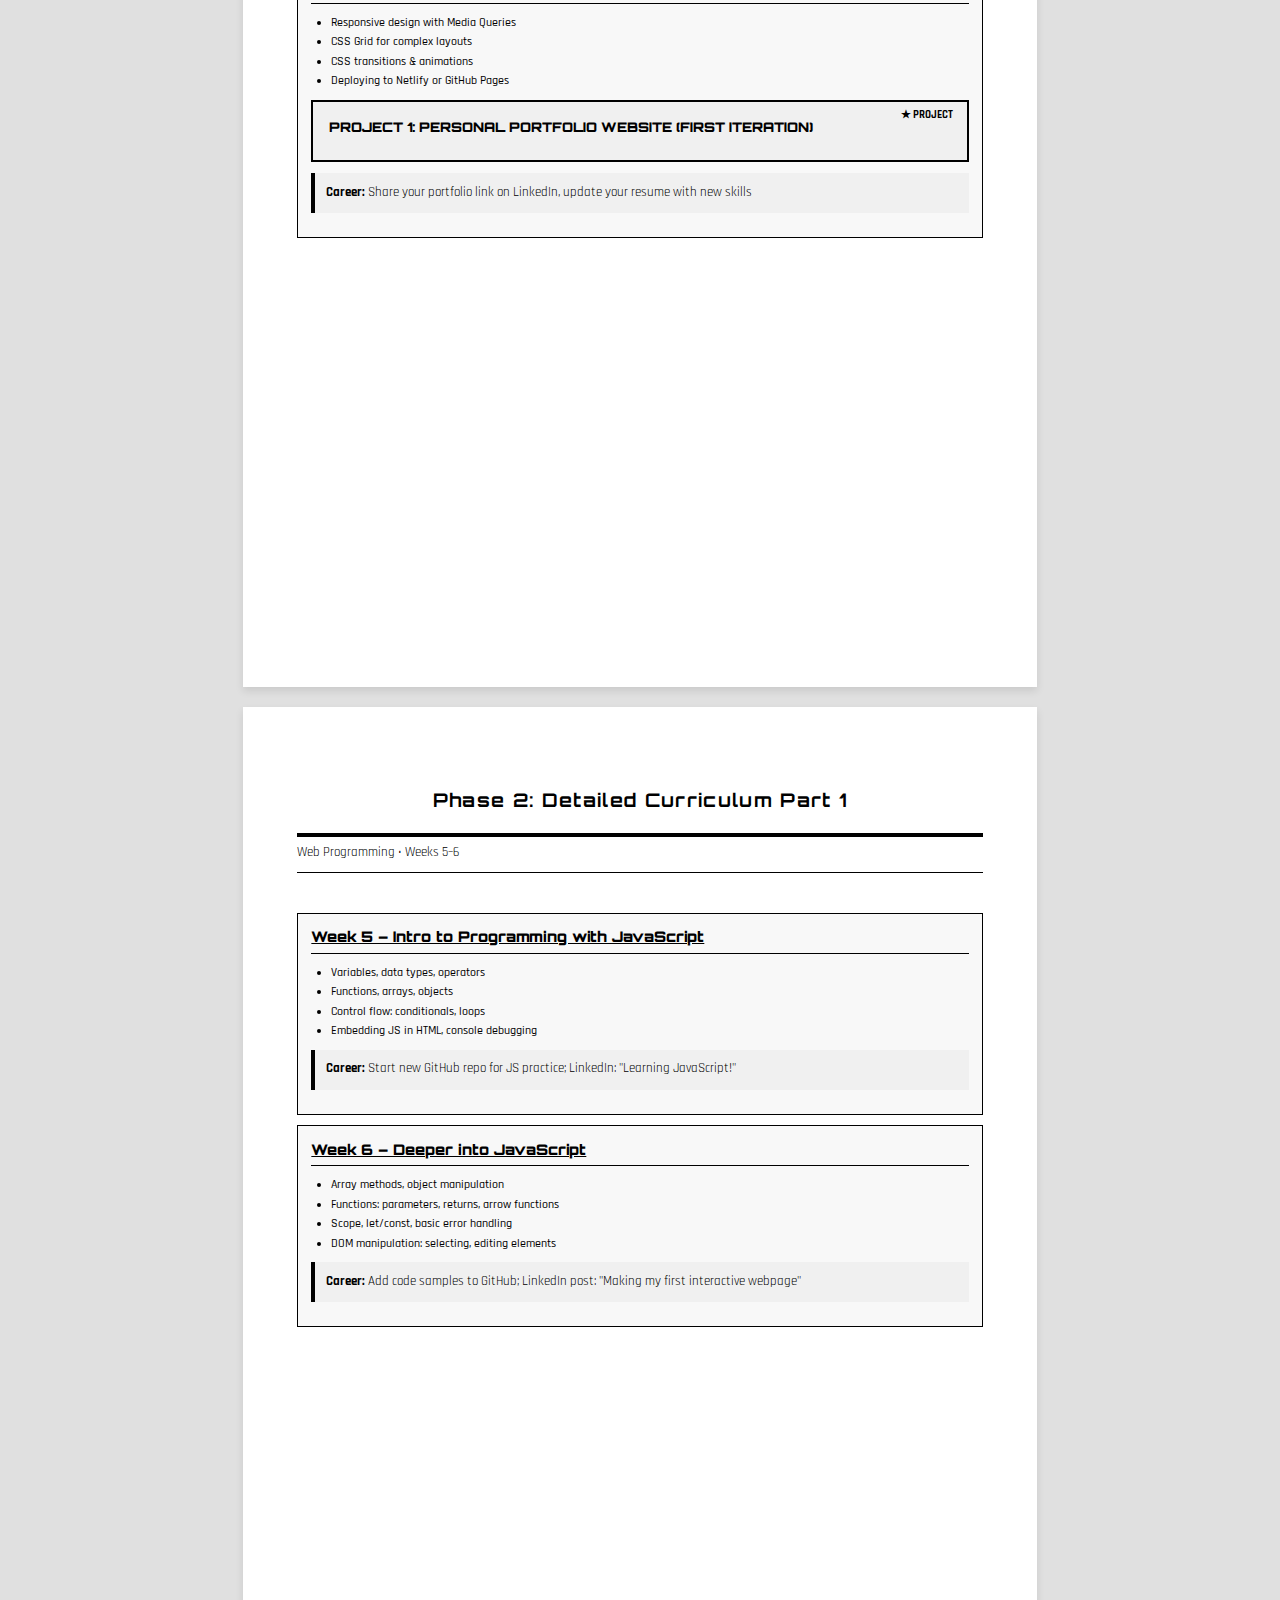
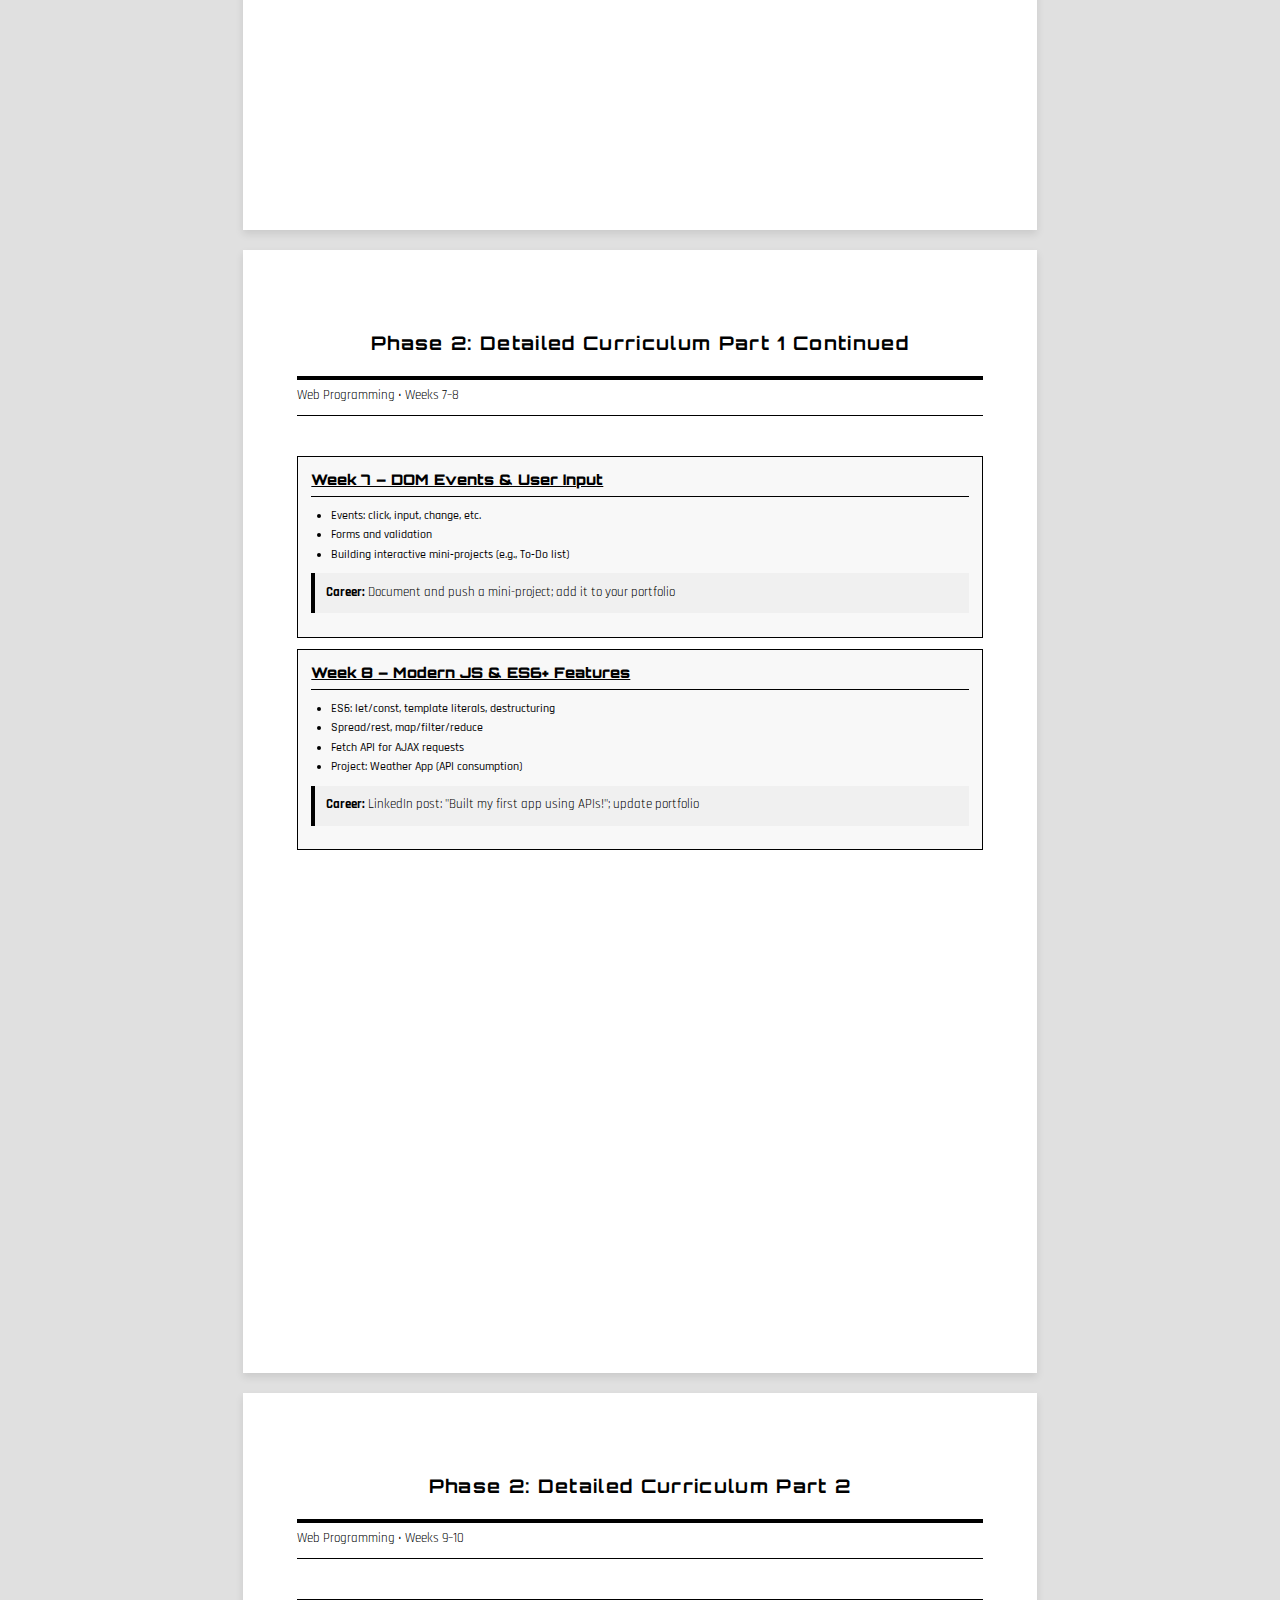
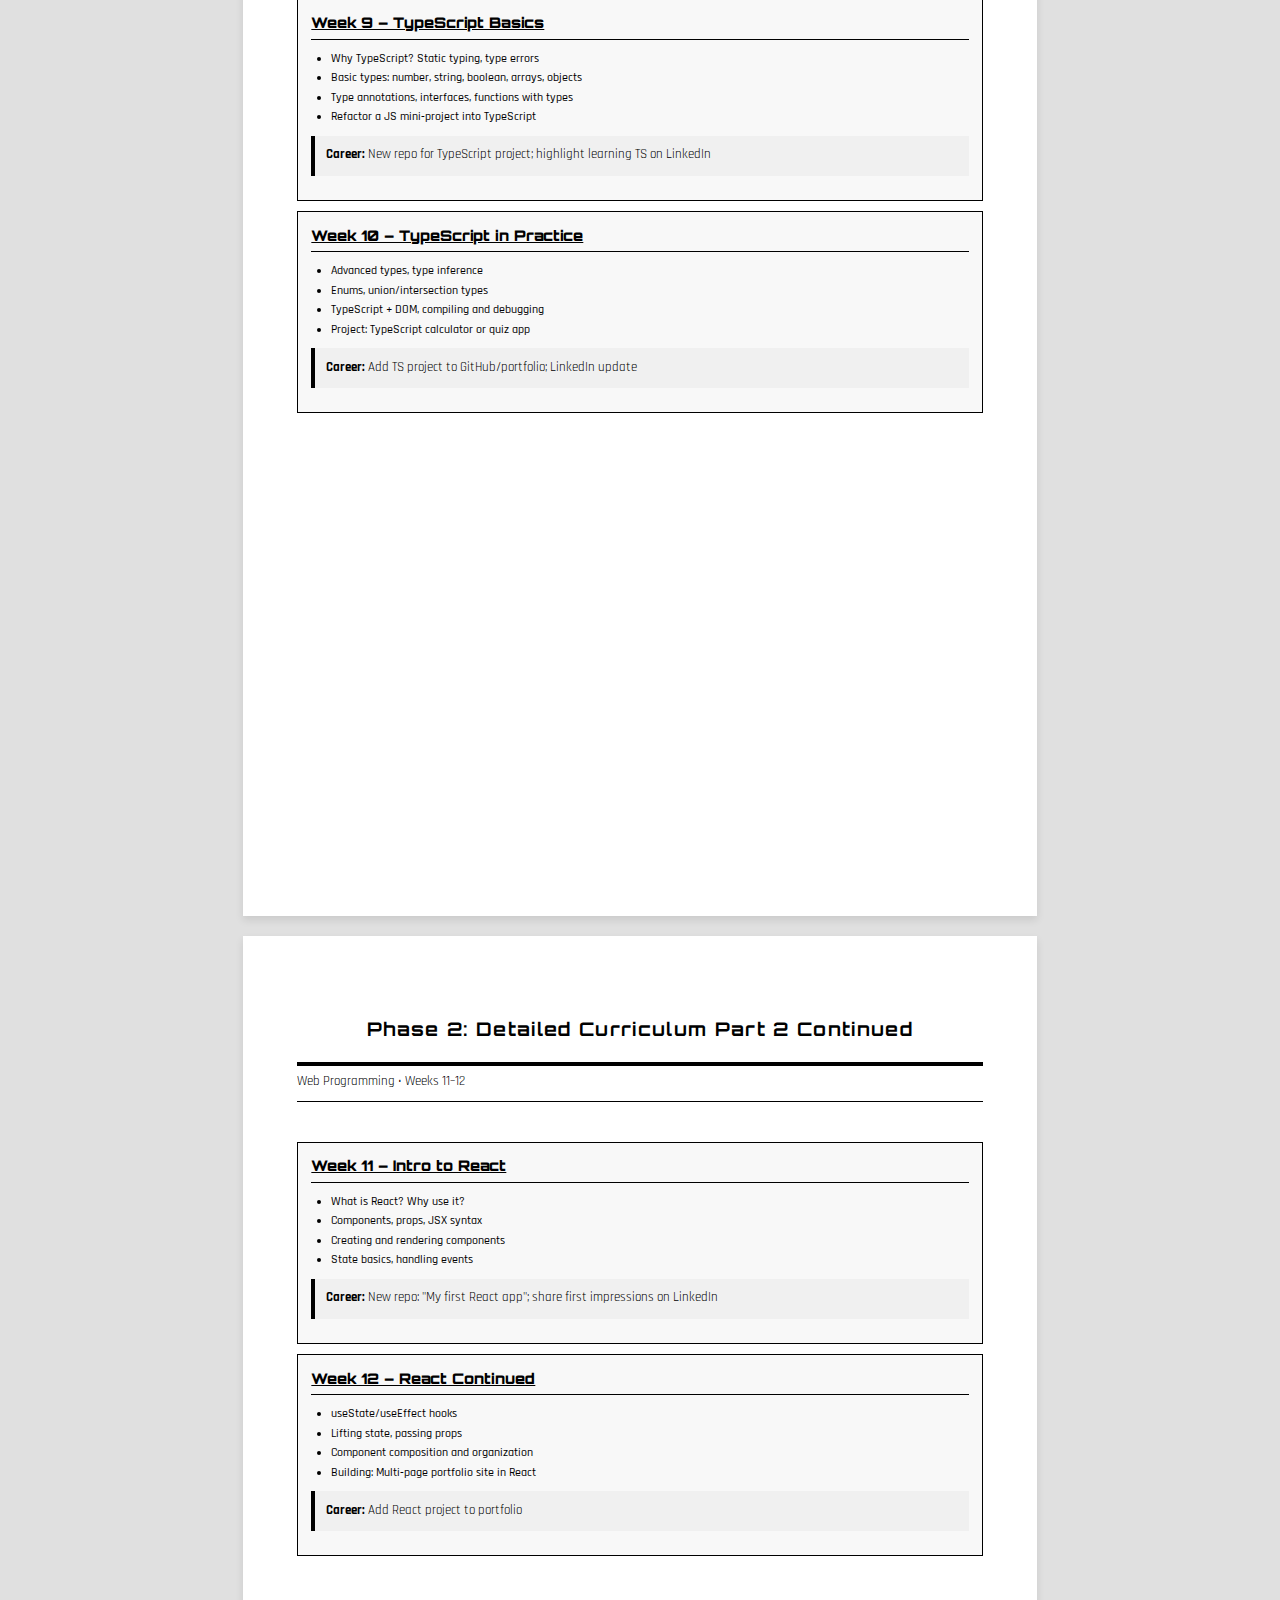
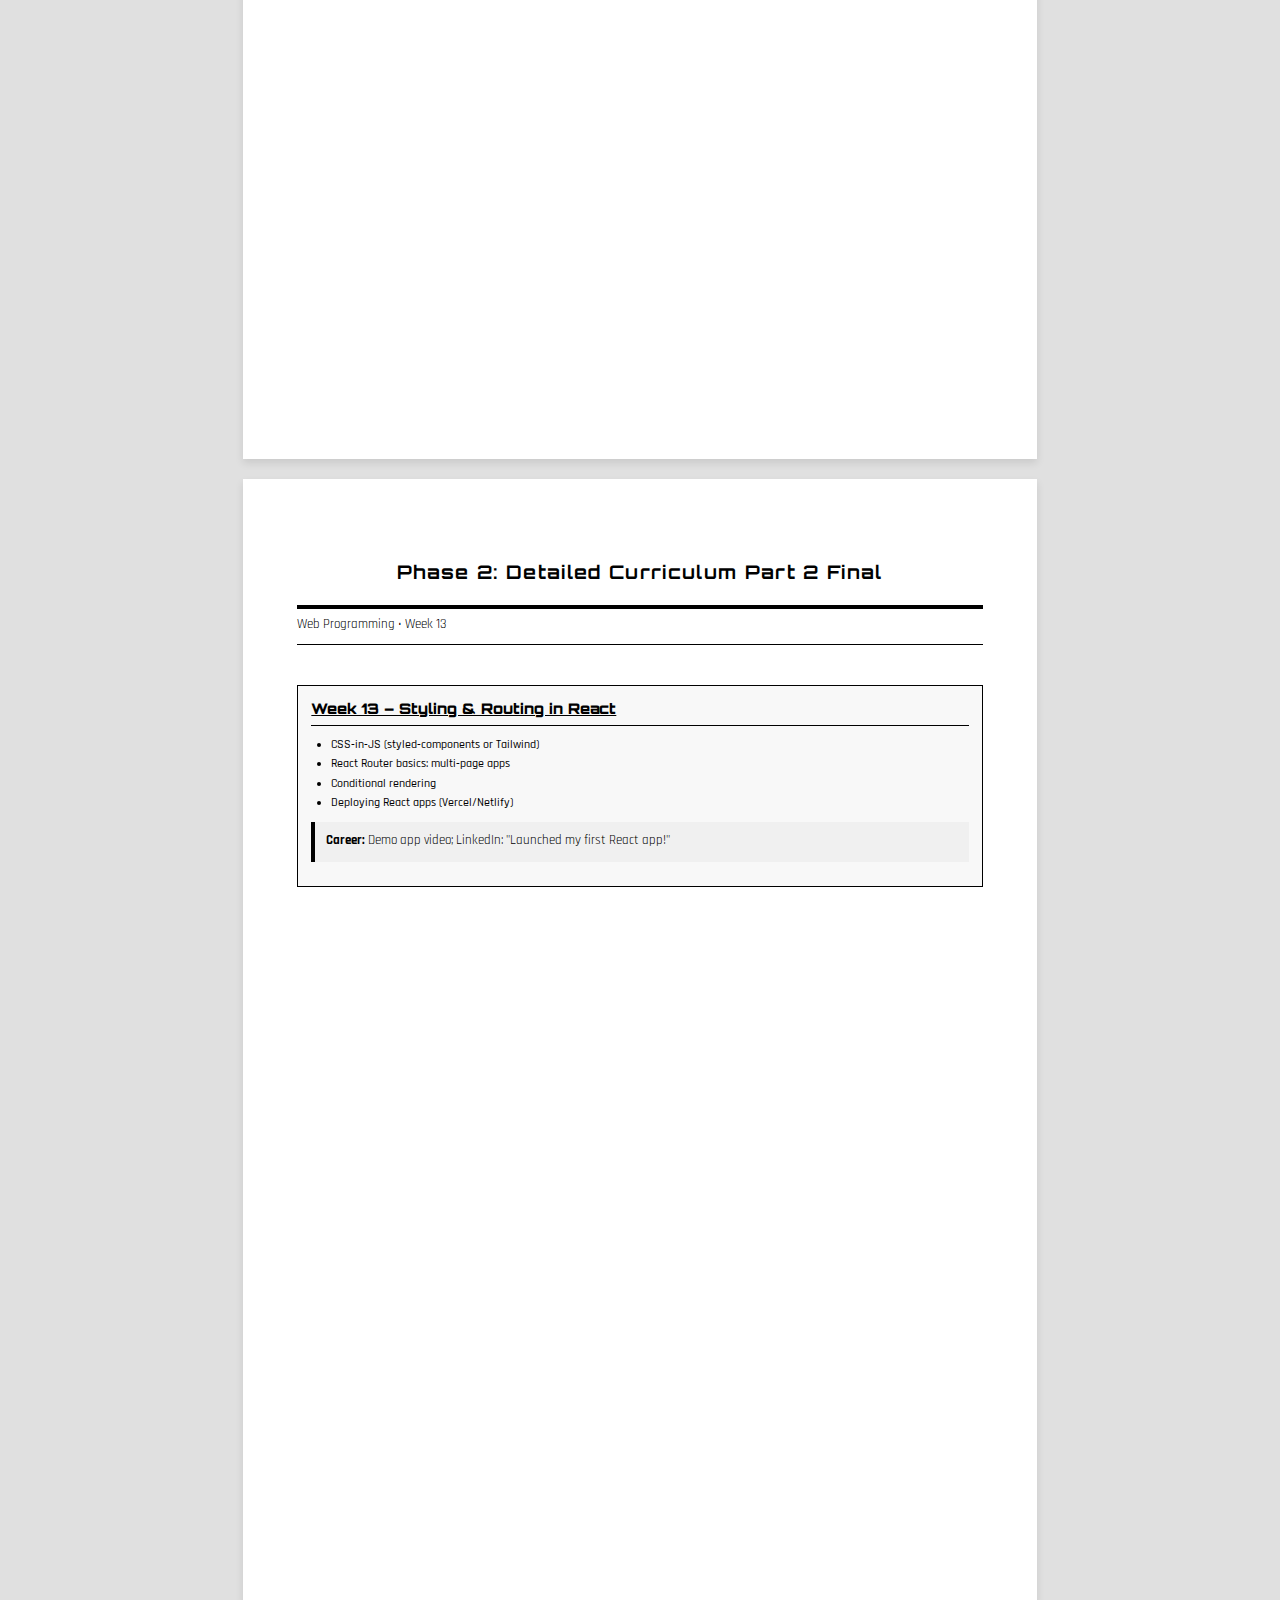
<file: software-engineer-curriculum.html>
<!DOCTYPE html>
<html lang="en">

  <head>
    <meta charset="UTF-8">
    <meta name="viewport" content="width=device-width, initial-scale=1.0">
    <title>AI-Empowered Software Engineer Bootcamp Curriculum</title>
    <link
      href="https://fonts.googleapis.com/css2?family=Orbitron:wght@400;700;900&family=Rajdhani:wght@400;500;700&display=swap"
      rel="stylesheet">
    <style>
      /* A4 Booklet Variables - Print-Ready Design */
      :root {
        --primary-bg: #ffffff;
        --secondary-bg: #f8f8f8;
        --accent-orange: #000000;
        --accent-yellow: #000000;
        --text-white: #000000;
        --text-light: #000000;
        --text-gray: #666666;
        --font-tech: 'Orbitron', monospace;
        --font-main: 'Rajdhani', sans-serif;
        /* A4 dimensions in pixels at 96 DPI */
        --a4-width: 794px;
        /* 8.27 inches */
        --a4-height: 1123px;
        /* 11.69 inches */
      }

      /* Print-optimized adjustments - A4 page setup */
      @page {
        size: A4;
        margin: 0.75in 0.75in 1in 0.75in;
      }

      /* Page header and footer for print */
      @page :first {
        margin-top: 0.5in;

        @top-center {
          content: "";
        }

        @bottom-center {
          content: "";
        }
      }

      @page :left {
        @top-left {
          content: "Apex Tech Academy";
          font-family: var(--font-tech);
          font-size: 10pt;
          color: #666;
        }

        @top-right {
          content: "AI-Empowered Software Engineer Bootcamp";
          font-family: var(--font-main);
          font-size: 9pt;
          color: #666;
        }

        @bottom-center {
          content: "Page " counter(page);
          font-family: var(--font-main);
          font-size: 9pt;
          color: #666;
        }
      }

      @page :right {
        @top-left {
          content: "Apex Tech Academy";
          font-family: var(--font-tech);
          font-size: 10pt;
          color: #666;
        }

        @top-right {
          content: "AI-Empowered Software Engineer Bootcamp";
          font-family: var(--font-main);
          font-size: 9pt;
          color: #666;
        }

        @bottom-center {
          content: "Page " counter(page);
          font-family: var(--font-main);
          font-size: 9pt;
          color: #666;
        }
      }

      /* Page break classes */
      .page-break {
        page-break-after: always;
      }

      .page-break-before {
        page-break-before: always;
      }

      .no-page-break {
        page-break-inside: avoid;
      }

      /* A4 Page Styling - Booklet Format */
      .curriculum-page {
        width: var(--a4-width);
        height: var(--a4-height);
        background: white;
        margin: 0 0 20px 0;
        padding: 60px 54px 72px 54px;
        /* 0.75" margins converted to pixels */
        box-sizing: border-box;
        box-shadow: 0 4px 8px rgba(0, 0, 0, 0.1);
        position: relative;
        overflow: hidden;
        display: flex;
        flex-direction: column;
      }

      .page-header {
        text-align: center;
        margin-bottom: 15pt;
        padding-bottom: 8pt;
        border-bottom: 1pt solid #000;
        flex-shrink: 0;
      }

      .page-title {
        font-family: var(--font-tech);
        font-size: 14pt;
        font-weight: 700;
        color: #000;
        margin: 0;
      }

      .page-subtitle {
        font-family: var(--font-main);
        font-size: 10pt;
        color: #000;
        margin: 5pt 0 0 0;
      }

      /* Page content area */
      .page-content {
        flex: 1;
        overflow: hidden;
      }

      * {
        box-sizing: border-box;
      }

      body {
        font-family: var(--font-main);
        background: #e0e0e0;
        color: var(--text-white);
        margin: 0;
        padding: 20px 0;
        font-size: 10pt;
        line-height: 1.4;
        display: flex;
        flex-direction: column;
        align-items: center;
      }

      .container {
        max-width: none;
        margin: 0;
        padding: 0;
        background: none;
        border-radius: 0;
        box-shadow: none;
      }

      /* Simple Black & White Typography */
      h1 {
        font-family: var(--font-tech);
        font-size: 20pt;
        font-weight: 900;
        color: #000;
        text-align: center;
        margin: 0 0 15pt 0;
        padding: 15pt 0;
        border-bottom: 3pt solid #000;
        page-break-after: avoid;
        letter-spacing: 1pt;
      }

      h2 {
        font-family: var(--font-tech);
        font-size: 14pt;
        font-weight: 700;
        color: #000;
        margin: 15pt 0 10pt 0;
        padding: 8pt 0;
        border-bottom: 2pt solid #000;
        page-break-after: avoid;
      }

      h3 {
        font-family: var(--font-tech);
        font-size: 12pt;
        font-weight: 700;
        color: #000;
        margin: 12pt 0 8pt 0;
        page-break-after: avoid;
      }

      h4 {
        font-family: var(--font-main);
        font-size: 11pt;
        font-weight: 700;
        color: #000;
        margin: 10pt 0 6pt 0;
        page-break-after: avoid;
      }

      p {
        margin: 6pt 0;
        color: #000;
        text-align: justify;
        orphans: 2;
        widows: 2;
        font-size: 10pt;
        line-height: 1.3;
      }

      /* Program header styling - simple black & white */
      .program-header {
        background: #f8f8f8;
        border: 2pt solid #000;
        padding: 15pt;
        margin: 10pt 0;
        page-break-inside: avoid;
      }

      .program-header p {
        margin: 4pt 0;
        font-weight: 500;
        color: #000;
        font-size: 10pt;
      }

      .program-header strong {
        color: #000;
        font-weight: 900;
      }

      /* Table of Contents - simple styling */
      .toc {
        background: #f8f8f8;
        border: 1pt solid #000;
        padding: 15pt;
        margin: 10pt 0;
        page-break-inside: avoid;
      }

      .toc h2 {
        margin-top: 0;
        border-bottom: 1pt solid #000;
        padding-bottom: 6pt;
        font-size: 12pt;
      }

      .toc ol,
      .toc ul {
        margin: 0;
        padding-left: 20pt;
        color: #000;
      }

      .toc li {
        margin: 4pt 0;
        font-weight: 500;
        font-size: 9pt;
      }

      /* Tables - simple design */
      table {
        width: 100%;
        border-collapse: collapse;
        margin: 10pt 0;
        page-break-inside: avoid;
        background: white;
        border: 2pt solid #000;
      }

      th,
      td {
        border: 1pt solid #000;
        padding: 8pt;
        text-align: left;
        vertical-align: top;
        font-size: 9pt;
      }

      th {
        background: #e8e8e8;
        font-family: var(--font-tech);
        font-weight: 900;
        color: #000;
      }

      tr:nth-child(even) {
        background: #f5f5f5;
      }

      tr:last-child {
        background: #e8e8e8;
        font-weight: 900;
      }

      tr:last-child td {
        color: #000;
        font-weight: 900;
      }

      /* Lists */
      ul,
      ol {
        margin: 8pt 0;
        padding-left: 20pt;
        color: #000;
      }

      li {
        margin: 3pt 0;
        font-weight: 500;
        font-size: 9pt;
        line-height: 1.3;
      }

      /* Week breakdown sections - simple design */
      .week-section {
        background: #f8f8f8;
        border-left: 4pt solid #000;
        padding: 10pt 15pt;
        margin: 8pt 0;
        page-break-inside: avoid;
      }

      .week-section h4 {
        color: #000;
        font-family: var(--font-tech);
        margin-top: 0;
        text-decoration: underline;
        font-size: 10pt;
      }

      /* Project boxes - simple design */
      .project-box {
        background: #f0f0f0;
        border: 2pt solid #000;
        padding: 12pt;
        margin: 8pt 0;
        page-break-inside: avoid;
        position: relative;
      }

      .project-box::before {
        content: "★ PROJECT";
        position: absolute;
        top: 5pt;
        right: 10pt;
        font-size: 8pt;
        font-weight: 700;
        color: #000;
      }

      .project-box h4 {
        color: #000;
        font-family: var(--font-tech);
        margin-top: 0;
        font-size: 10pt;
        font-weight: 900;
        text-transform: uppercase;
      }

      /* Expected outcome boxes */
      .outcome-box {
        background: #f5f5f5;
        border: 2pt solid #000;
        padding: 12pt;
        margin: 8pt 0;
        page-break-inside: avoid;
      }

      .outcome-box p {
        margin: 0;
        font-weight: 700;
        color: #000;
        font-size: 10pt;
      }

      .outcome-box::before {
        content: "► OUTCOME: ";
        font-weight: 900;
        font-size: 9pt;
      }

      /* Skills section */
      .skills-section {
        background: #f8f8f8;
        border: 1pt solid #000;
        padding: 12pt;
        margin: 8pt 0;
        page-break-inside: avoid;
      }

      .skills-section h4 {
        color: #000;
        font-family: var(--font-tech);
        margin-top: 0;
        text-decoration: underline;
        font-size: 10pt;
      }

      /* Final call-to-action */
      .cta-section {
        background: #e8e8e8;
        border: 3pt solid #000;
        color: #000;
        padding: 15pt;
        text-align: center;
        margin: 10pt 0;
        page-break-inside: avoid;
      }

      .cta-section h2 {
        color: #000;
        border-bottom: none;
        margin-bottom: 10pt;
        font-size: 12pt;
        font-weight: 900;
      }

      .cta-section h3 {
        color: #000;
        font-size: 11pt;
        font-weight: 900;
      }

      .cta-section ul {
        text-align: left;
        max-width: 500pt;
        margin: 0 auto;
        color: #000;
      }

      .cta-section li {
        font-weight: 700;
        margin: 4pt 0;
        font-size: 9pt;
      }

      .cta-section hr {
        border: none;
        height: 2pt;
        background: #000;
        margin: 10pt 0;
      }

      /* Enhanced styling for emphasis */
      strong {
        font-weight: 900;
        color: #000;
      }

      em {
        font-style: italic;
        color: #000;
        font-weight: 600;
      }

      code {
        font-family: 'Orbitron', monospace;
        background: #f0f0f0;
        color: #000;
        padding: 2pt 4pt;
        font-size: 9pt;
        border: 1pt solid #000;
        font-weight: 700;
      }

      /* Horizontal rules */
      hr {
        border: none;
        height: 2pt;
        background: #000;
        margin: 10pt 0;
      }

      /* Print-specific adjustments - optimized for black and white printing */
      @media print {
        @page {
          margin: 0.75in 0.75in 1in 0.75in;
        }

        @page :first {
          margin-top: 0.5in;

          @top-center {
            content: "";
          }

          @bottom-center {
            content: "";
          }
        }

        @page :left {
          @top-left {
            content: "Apex Tech Academy";
            font-family: Arial, sans-serif;
            font-size: 9pt;
            color: #000;
          }

          @top-right {
            content: "AI-Empowered Software Engineer Bootcamp";
            font-family: Arial, sans-serif;
            font-size: 8pt;
            color: #000;
          }

          @bottom-center {
            content: "Page " counter(page);
            font-family: Arial, sans-serif;
            font-size: 9pt;
            color: #000;
          }
        }

        @page :right {
          @top-left {
            content: "Apex Tech Academy";
            font-family: Arial, sans-serif;
            font-size: 9pt;
            color: #000;
          }

          @top-right {
            content: "AI-Empowered Software Engineer Bootcamp";
            font-family: Arial, sans-serif;
            font-size: 8pt;
            color: #000;
          }

          @bottom-center {
            content: "Page " counter(page);
            font-family: Arial, sans-serif;
            font-size: 9pt;
            color: #000;
          }
        }

        body {
          background: white !important;
          color: #000 !important;
          font-size: 10pt;
          line-height: 1.4;
        }

        .curriculum-page {
          min-height: auto !important;
        }

        .page-header {
          border-bottom: 1pt solid #000 !important;
          margin-bottom: 15pt;
          padding-bottom: 8pt;
        }

        .page-title {
          color: #000 !important;
          font-size: 14pt;
        }

        .page-subtitle {
          color: #000 !important;
          font-size: 10pt;
        }

        .container {
          background: white !important;
          border: 2pt solid #000;
          border-radius: 0;
          box-shadow: none;
          padding: 15pt;
        }

        h1 {
          color: #000 !important;
          background: none !important;
          -webkit-background-clip: initial !important;
          -webkit-text-fill-color: initial !important;
          background-clip: initial !important;
          font-size: 20pt;
          text-shadow: none;
          text-align: center;
          border-bottom: 3pt solid #000;
          padding-bottom: 10pt;
          margin-bottom: 20pt;
        }

        h2 {
          color: #000 !important;
          border-bottom: 2pt solid #000 !important;
          font-size: 14pt;
          text-shadow: none;
          margin-top: 20pt;
          margin-bottom: 12pt;
          font-weight: 900;
        }

        h3 {
          color: #000 !important;
          font-size: 12pt;
          text-shadow: none;
          font-weight: 700;
          margin-top: 15pt;
          margin-bottom: 10pt;
        }

        h4 {
          color: #000 !important;
          font-size: 11pt;
          font-weight: 700;
          margin-top: 12pt;
          margin-bottom: 8pt;
        }

        .program-header {
          background: white !important;
          border: 2pt solid #000 !important;
          border-radius: 0;
          padding: 15pt;
          margin: 15pt 0;
          box-shadow: none;
        }

        .program-header::before {
          display: none !important;
        }

        .program-header strong {
          color: #000 !important;
          font-weight: 900;
        }

        .toc {
          background: #f8f8f8 !important;
          border: 1pt solid #000 !important;
          border-radius: 0;
          padding: 15pt;
          margin: 15pt 0;
          box-shadow: none;
        }

        .toc h2 {
          margin-top: 0;
          border-bottom: 1pt solid #000;
          padding-bottom: 8pt;
        }

        .week-section {
          background: white !important;
          border: 1pt solid #000 !important;
          border-left: 4pt solid #000 !important;
          border-radius: 0;
          padding: 12pt;
          margin: 12pt 0;
          box-shadow: none;
        }

        .week-section h4 {
          color: #000 !important;
          margin-top: 0;
          text-decoration: underline;
        }

        .project-box {
          background: #f0f0f0 !important;
          border: 2pt solid #000 !important;
          border-radius: 0;
          padding: 15pt;
          margin: 15pt 0;
          box-shadow: none;
          position: relative;
        }

        .project-box h4 {
          color: #000 !important;
          margin-top: 0;
          font-weight: 900;
          text-transform: uppercase;
        }

        .project-box::before {
          content: "★ PROJECT";
          position: absolute;
          top: 5pt;
          right: 10pt;
          font-size: 8pt;
          font-weight: 700;
          color: #000;
        }

        .outcome-box {
          background: #f5f5f5 !important;
          border: 2pt solid #000 !important;
          border-radius: 0;
          padding: 15pt;
          margin: 15pt 0;
          box-shadow: none;
        }

        .outcome-box p {
          color: #000 !important;
          font-weight: 700;
          margin: 0;
        }

        .outcome-box::before {
          content: "► OUTCOME: ";
          font-weight: 900;
          font-size: 10pt;
        }

        .skills-section {
          background: #f8f8f8 !important;
          border: 1pt solid #000 !important;
          border-radius: 0;
          padding: 15pt;
          margin: 15pt 0;
          box-shadow: none;
        }

        .skills-section h4 {
          color: #000 !important;
          margin-top: 0;
          text-decoration: underline;
        }

        .cta-section {
          background: #e8e8e8 !important;
          border: 3pt solid #000 !important;
          border-radius: 0;
          color: #000 !important;
          padding: 20pt;
          margin: 20pt 0;
          text-align: center;
          box-shadow: none;
        }

        .cta-section h2 {
          color: #000 !important;
          border-bottom: none;
          margin-bottom: 15pt;
          font-weight: 900;
        }

        .cta-section hr {
          background: #000 !important;
          height: 2pt;
          border: none;
          margin: 15pt 0;
        }

        .cta-section ul {
          text-align: left;
          max-width: 500pt;
          margin: 0 auto;
        }

        .cta-section li {
          font-weight: 700;
          margin: 6pt 0;
        }

        table {
          background: white !important;
          border: 2pt solid #000 !important;
          border-collapse: collapse;
          box-shadow: none;
        }

        th {
          background: #e8e8e8 !important;
          color: #000 !important;
          border: 1pt solid #000 !important;
          font-weight: 900;
          padding: 10pt;
        }

        td {
          border: 1pt solid #000 !important;
          padding: 8pt;
          color: #000;
        }

        tr:nth-child(even) {
          background: #f5f5f5 !important;
        }

        tr:last-child {
          background: #e8e8e8 !important;
          font-weight: 900;
        }

        tr:last-child td {
          color: #000 !important;
          font-weight: 900;
        }

        p,
        li {
          color: #000 !important;
          line-height: 1.4;
        }

        strong {
          color: #000 !important;
          font-weight: 900;
        }

        em {
          color: #000 !important;
          font-style: italic;
          font-weight: 600;
        }

        code {
          background: #f0f0f0 !important;
          color: #000 !important;
          border: 1pt solid #000 !important;
          font-weight: 700;
        }

        .toc li,
        .toc p {
          color: #000 !important;
        }

        /* Enhanced visual separators for B&W */
        ul {
          list-style-type: square;
        }

        ul ul {
          list-style-type: circle;
        }

        /* Page break management */
        h1,
        h2,
        h3 {
          page-break-after: avoid;
        }

        .program-header,
        .project-box,
        .outcome-box,
        .week-section,
        .skills-section,
        .cta-section {
          page-break-inside: avoid;
        }

        /* Cover Page Print Styles */
        .cover-page {
          background: white !important;
          border: 2pt solid #000 !important;
          box-shadow: none !important;
          text-align: center !important;
          padding: 30pt 20pt !important;
          page-break-after: always !important;
        }

        .academy-logo {
          border: 2pt solid #000 !important;
          box-shadow: none !important;
        }

        .cover-title {
          color: #000 !important;
          text-shadow: none !important;
          font-weight: 900 !important;
          font-size: 28pt !important;
          text-decoration: underline !important;
        }

        .cover-subtitle {
          color: #000 !important;
          text-shadow: none !important;
          font-weight: 700 !important;
          font-size: 18pt !important;
        }

        .cover-tagline {
          background: #f8f8f8 !important;
          border: 1pt solid #000 !important;
          color: #000 !important;
        }

        .cover-info {
          background: #f0f0f0 !important;
          border: 1pt solid #000 !important;
          color: #000 !important;
        }

        .cover-contact {
          background: #f8f8f8 !important;
          border: 1pt solid #000 !important;
          color: #000 !important;
        }

        .cover-footer {
          border-top: 1pt solid #000 !important;
          color: #000 !important;
        }

        /* Detailed Curriculum Print Styles */
        .detailed-curriculum {
          margin: 20pt 0 !important;
        }

        .phase-detailed {
          margin: 20pt 0 !important;
          page-break-inside: avoid !important;
        }

        .week-detailed {
          background: #f8f8f8 !important;
          border: 1pt solid #000 !important;
          box-shadow: none !important;
          padding: 12pt !important;
          margin: 12pt 0 !important;
          page-break-inside: avoid !important;
        }

        .week-header {
          color: #000 !important;
          font-weight: 900 !important;
          font-size: 12pt !important;
          border-bottom: 1pt solid #000 !important;
          text-decoration: underline !important;
        }

        .week-content {
          color: #000 !important;
        }

        .career-highlight {
          background: #f0f0f0 !important;
          border-left: 3pt solid #000 !important;
          color: #000 !important;
        }

        .career-highlight strong {
          color: #000 !important;
          font-weight: 900 !important;
        }
      }

      /* Cover Page Styling */
      .cover-page {
        text-align: center;
        background: white;
        border: 2pt solid #000;
        justify-content: center;
      }

      .cover-logo {
        margin-bottom: 15pt;
      }

      .academy-logo {
        width: 80pt;
        height: 80pt;
        border-radius: 50%;
        border: 2pt solid #000;
      }

      .cover-title {
        font-family: var(--font-tech);
        font-size: 24pt;
        font-weight: 900;
        color: #000;
        margin: 15pt 0 8pt 0;
        letter-spacing: 2pt;
        text-decoration: underline;
      }

      .cover-subtitle {
        font-family: var(--font-tech);
        font-size: 16pt;
        font-weight: 700;
        color: #000;
        margin: 8pt 0 15pt 0;
      }

      .cover-tagline {
        background: #f8f8f8;
        border: 1pt solid #000;
        padding: 12pt;
        margin: 15pt 0;
      }

      .cover-tagline p {
        margin: 0;
        font-size: 12pt;
        color: #000;
        font-weight: 700;
      }

      .cover-details {
        margin: 15pt 0;
      }

      .cover-info {
        background: #f0f0f0;
        border: 1pt solid #000;
        padding: 15pt;
        margin: 15pt 0;
      }

      .cover-info p {
        margin: 6pt 0;
        font-size: 11pt;
        color: #000;
      }

      .cover-contact {
        background: #f8f8f8;
        border: 1pt solid #000;
        padding: 15pt;
        margin: 15pt 0;
      }

      .cover-contact p {
        margin: 6pt 0;
        font-size: 11pt;
        color: #000;
      }

      .cover-footer {
        margin-top: 20pt;
        padding-top: 15pt;
        border-top: 1pt solid #000;
      }

      .cover-footer p {
        font-size: 12pt;
        color: #000;
        font-style: italic;
        margin: 0;
      }

      /* Detailed Curriculum Styling */
      .detailed-curriculum {
        margin: 15pt 0;
      }

      .phase-detailed {
        margin: 15pt 0;
        page-break-inside: avoid;
      }

      .week-detailed {
        background: #f8f8f8;
        border: 1pt solid #000;
        padding: 10pt;
        margin: 8pt 0;
        page-break-inside: avoid;
      }

      .week-header {
        color: #000;
        font-family: var(--font-tech);
        font-size: 11pt;
        font-weight: 900;
        margin-bottom: 8pt;
        border-bottom: 1pt solid #000;
        padding-bottom: 4pt;
        text-decoration: underline;
      }

      .week-content ul {
        margin: 8pt 0;
        padding-left: 15pt;
      }

      .week-content li {
        margin: 3pt 0;
        color: #000;
        font-size: 9pt;
      }

      .career-highlight {
        background: #f0f0f0;
        border-left: 3pt solid #000;
        padding: 8pt;
        margin: 8pt 0;
      }

      .career-highlight strong {
        color: #000;
        font-weight: 900;
      }

      /* Glow effects for screen viewing */
      @media screen {
        .container {
          animation: subtle-glow 3s ease-in-out infinite alternate;
        }

        @keyframes subtle-glow {
          from {
            box-shadow: 0 0 30pt rgba(255, 107, 53, 0.1);
          }

          to {
            box-shadow: 0 0 50pt rgba(255, 107, 53, 0.2);
          }
        }
      }
    </style>
  </head>

  <body>
    <div class="container">
      <!-- Page 1: Cover Page -->
      <div class="curriculum-page cover-page">
        <div class="page-content">
          <div class="cover-logo">
            <img src="logo.png" alt="Apex Tech Academy Logo" class="academy-logo">
          </div>
          <h1 class="cover-title">APEX TECH ACADEMY</h1>
          <h2 class="cover-subtitle">💡 AI-Empowered Software Engineer Bootcamp Curriculum</h2>
          <div class="cover-tagline">
            <p><strong>Beginner Friendly • Portfolio-Focused • Career-Ready</strong></p>
          </div>
          <div class="cover-details">
            <div class="cover-info">
              <p><strong>Duration:</strong> 7 Months</p>
              <p><strong>Schedule:</strong> 4 Days/Week, 2 Hours/Day</p>
              <p><strong>Total Hours:</strong> 224 Hours</p>
              <p><strong>Audience:</strong> Absolute beginners—no programming experience required</p>
            </div>
          </div>
          <div class="cover-contact">
            <p><strong>Contact Information:</strong></p>
            <p>📧 info@apexacademy.tech</p>
            <p>📍 1750 Howe Ave Suite 300, Sacramento CA, 95825</p>
            <p>📞 (279) 268-4600</p>
          </div>
          <div class="cover-footer">
            <p><em>Transform your career in tech with the power of AI at your fingertips</em></p>
          </div>
        </div>
      </div>

      <!-- Page 2: Program Overview & Table of Contents -->
      <div class="curriculum-page">
        <div class="page-header">
          <h1 class="page-title">Program Overview & Table of Contents</h1>
        </div>
        <div class="page-content">
          <div class="program-header">
            <h2>Program Overview</h2>
            <p><strong>Duration:</strong> 7 Months</p>
            <p><strong>Schedule:</strong> 4 Days/Week, 2 Hours/Day (~224 Hours Total)</p>
            <p><strong>Audience:</strong> Absolute beginners—no programming experience required</p>
            <p><strong>Focus:</strong> Modern web/software engineering <em>empowered</em> by AI coding tools</p>
          </div>

          <div class="toc">
            <h2>Table of Contents</h2>
            <ol>
              <li>Bootcamp Philosophy & Outcomes</li>
              <li>Program Structure & Weekly Calendar</li>
              <li>High-Level Curriculum Overview
                <ul>
                  <li>Phase 1: Web Foundations</li>
                  <li>Phase 2: Web Programming</li>
                  <li>Phase 3: AI-Empowered Development</li>
                  <li>Phase 4: Career Launch & Intro to AI Engineering</li>
                </ul>
              </li>
              <li>Detailed Week-by-Week Curriculum
                <ul>
                  <li>Phase 1: Web Foundations (Weeks 1-4)</li>
                  <li>Phase 2: Web Programming (Weeks 5-17)</li>
                  <li>Phase 3: AI-Empowered Development (Weeks 18-25)</li>
                  <li>Phase 4: Career Launch & Capstone (Weeks 26-28)</li>
                </ul>
              </li>
              <li>Project-Based Learning Journey</li>
              <li>Delivery, Support, & Career Services</li>
              <li>Skills Gained & Next Steps</li>
            </ol>
          </div>
        </div>
      </div>

      <!-- Page 3: Bootcamp Philosophy & Program Structure -->
      <div class="curriculum-page">
        <div class="page-header">
          <h1 class="page-title">Bootcamp Philosophy & Program Structure</h1>
        </div>
        <div class="page-content">
          <h2>1. Bootcamp Philosophy & Outcomes</h2>
          <p>This bootcamp is designed to help absolute beginners break into software engineering—<strong>supercharged
              by
              the latest AI-powered tools</strong>. You'll learn the fundamentals of modern web development, then
            progress
            to building powerful real-world applications at record speed, using tools like Copilot, Cursor, Windsurf,
            Claude, and LLM APIs. By graduation, you'll be <em>job-ready</em> with a standout portfolio.</p>

          <h2>2. Program Structure & Weekly Calendar</h2>
          <table>
            <thead>
              <tr>
                <th>Phase</th>
                <th>Weeks</th>
                <th>Key Focus</th>
                <th>Hours</th>
              </tr>
            </thead>
            <tbody>
              <tr>
                <td>Phase 1</td>
                <td>1–4</td>
                <td>Web Foundations: HTML & CSS</td>
                <td>32</td>
              </tr>
              <tr>
                <td>Phase 2</td>
                <td>5–17</td>
                <td>Web Programming: JS, TS, React, Node</td>
                <td>104</td>
              </tr>
              <tr>
                <td>Phase 3</td>
                <td>18–25</td>
                <td>AI-Empowered Dev & Real Projects</td>
                <td>64</td>
              </tr>
              <tr>
                <td>Phase 4</td>
                <td>26–28</td>
                <td>Career Launch & Intro to AI Engineering</td>
                <td>24</td>
              </tr>
              <tr>
                <td><strong>TOTAL</strong></td>
                <td><strong>28</strong></td>
                <td><strong>Full-Stack, AI-Empowered Web Dev</strong></td>
                <td><strong>224</strong></td>
              </tr>
            </tbody>
          </table>
        </div>
      </div>

      <!-- Page 4: Phase 1 Overview -->
      <div class="curriculum-page">
        <div class="page-header">
          <h1 class="page-title">Phase 1: Web Foundations Overview</h1>
          <p class="page-subtitle">Weeks 1–4 • 32 Hours</p>
        </div>
        <div class="page-content">
          <h2>Phase 1 Curriculum Details</h2>

          <p><strong>Objective:</strong> Build a rock-solid understanding of how the web works and how to create
            beautiful,
            modern web pages.</p>

          <h4>Topics & Modules</h4>
          <ul>
            <li><strong>HTML Essentials</strong>
              <ul>
                <li>Document structure, tags, semantic HTML, accessibility basics</li>
              </ul>
            </li>
            <li><strong>CSS Mastery</strong>
              <ul>
                <li>Selectors, colors, typography, spacing</li>
                <li>Responsive layouts with Flexbox & Grid</li>
                <li>Animations & transitions, custom themes</li>
              </ul>
            </li>
            <li><strong>Development Tools</strong>
              <ul>
                <li>Setting up VS Code, extensions</li>
                <li>Introduction to Git & GitHub (version control basics)</li>
                <li>File and folder organization best practices</li>
              </ul>
            </li>
            <li><strong>Portfolio Site Project</strong>
              <ul>
                <li>Wireframing your personal website</li>
                <li>Building, styling, and deploying your first site</li>
                <li>Hosting options (Netlify, Vercel, GitHub Pages)</li>
              </ul>
            </li>
            <li><strong>Soft Skills</strong>
              <ul>
                <li>Navigating documentation, asking technical questions</li>
              </ul>
            </li>
          </ul>

          <div class="outcome-box">
            <p><strong>Expected Outcome:</strong> A <strong>responsive personal portfolio website</strong>—your first
              project for your resume!</p>
          </div>
        </div>
      </div>

      <!-- Page 5: Phase 2 Overview -->
      <div class="curriculum-page">
        <div class="page-header">
          <h1 class="page-title">Phase 2: Web Programming Overview</h1>
          <p class="page-subtitle">Weeks 5–17 • 104 Hours</p>
        </div>
        <div class="page-content">
          <h2>Phase 2 Curriculum Details</h2>

          <p><strong>Objective:</strong> Learn real programming! Code interactive web apps using JavaScript, then master
            React and full-stack skills.</p>

          <h3>Week-by-Week Breakdown</h3>

          <div class="week-section">
            <h4><strong>Weeks 5–8: JavaScript & Programming Basics</strong></h4>
            <ul>
              <li>Variables, data types, arrays, objects, functions</li>
              <li>Control flow: loops, conditionals</li>
              <li>The DOM: selecting, modifying, creating elements</li>
              <li>Events: user interaction, forms, validation</li>
            </ul>
          </div>

          <div class="week-section">
            <h4><strong>Weeks 9–10: TypeScript Fundamentals</strong></h4>
            <ul>
              <li>Why TypeScript? Type-safety, static checking</li>
              <li>Types, interfaces, basic generics</li>
            </ul>
          </div>

          <div class="week-section">
            <h4><strong>Weeks 11–13: Modern Web Development with React</strong></h4>
            <ul>
              <li>React concepts: components, props, state</li>
              <li>Hooks (useState, useEffect)</li>
              <li>Component composition, project structuring</li>
              <li>Styling with CSS-in-JS, frameworks (TailwindCSS)</li>
            </ul>
          </div>

          <div class="week-section">
            <h4><strong>Weeks 14–15: Backend Essentials (Node.js & Express)</strong></h4>
            <ul>
              <li>Server-side programming basics</li>
              <li>Building RESTful APIs</li>
              <li>Connecting to databases (MongoDB or SQLite basics)</li>
              <li>Authentication concepts</li>
            </ul>
          </div>

          <div class="week-section">
            <h4><strong>Weeks 16–17: Full-Stack App Integration</strong></h4>
            <ul>
              <li>End-to-end workflow: frontend ↔ backend</li>
              <li>API consumption, error handling, deployment</li>
              <li>Group project kickoff</li>
            </ul>
          </div>

          <div class="project-box">
            <h4><strong>Project: Task Management App</strong></h4>
            <ul>
              <li>Plan, build, and deploy a full-stack app</li>
              <li>User authentication, database integration, CRUD</li>
              <li>React frontend, Node.js/Express backend</li>
              <li>Teamwork: GitHub, code reviews</li>
            </ul>
          </div>

          <div class="outcome-box">
            <p><strong>Expected Outcome:</strong> You can <strong>code real apps</strong> from scratch, collaborate with
              others, and push code to production.</p>
          </div>
        </div>
      </div>

      <!-- Page 6: Phase 3 Overview -->
      <div class="curriculum-page">
        <div class="page-header">
          <h1 class="page-title">Phase 3: AI-Empowered Development Overview</h1>
          <p class="page-subtitle">Weeks 18–25 • 64 Hours</p>
        </div>
        <div class="page-content">
          <h2>Phase 3 Curriculum Details</h2>

          <p><strong>Objective:</strong> Go faster, code smarter—use modern AI tools to code, refactor, test, and ship
            real
            projects like a pro.</p>

          <h3>Modules & Tools</h3>

          <h4><strong>AI Coding Tools Deep Dive</strong></h4>
          <ul>
            <li><strong>Cursor</strong>: Next-gen AI IDE—autocompletion, agent workflows, debugging</li>
            <li><strong>Windsurf</strong>: AI code collaboration, team workflows</li>
            <li><strong>GitHub Copilot</strong>: Practical pair programming, learning by example</li>
            <li><strong>Claude Code</strong>: Terminal-based code assistant</li>
          </ul>

          <h4><strong>Prompt Engineering & LLM APIs (Exposure)</strong></h4>
          <ul>
            <li>Prompt design for code generation, refactoring, bug fixes</li>
            <li>Using OpenAI, Claude, and others for development (not model building)</li>
            <li>Integrating LLM APIs for smart app features (search, chatbot, summarization)</li>
          </ul>

          <h4><strong>Modern Workflows & Best Practices</strong></h4>
          <ul>
            <li>10x development speed with AI</li>
            <li>AI-powered code review, bug fixes, and tests</li>
            <li>Deploying with modern tools (Vercel, Netlify, Fly.io)</li>
          </ul>

          <div class="project-box">
            <h4><strong>Project: AI-Enhanced E-Commerce Platform</strong></h4>
            <ul>
              <li>Team project: Build a real e-commerce app</li>
              <li>Features: Product catalog, cart, checkout, search</li>
              <li>AI-powered: Autocomplete search, recommendations, customer support chatbot</li>
              <li>Use AI tools (Cursor/Windsurf/Copilot) throughout the dev cycle</li>
              <li>Group demo: present your project</li>
            </ul>
          </div>

          <div class="outcome-box">
            <p><strong>Expected Outcome:</strong> You'll code like a pro: <strong>leveraging AI as a development
                superpower.</strong></p>
          </div>
        </div>
      </div>

      <!-- Page 7: Phase 4 Overview -->
      <div class="curriculum-page">
        <div class="page-header">
          <h1 class="page-title">Phase 4: Career Launch & AI Engineering</h1>
          <p class="page-subtitle">Weeks 26–28 • 24 Hours</p>
        </div>
        <div class="page-content">
          <h2>Phase 4 Curriculum Details</h2>

          <p><strong>Objective:</strong> Get job-ready, build your network, and discover the next level: real AI
            engineering.</p>

          <h3>Career Coaching & Professional Prep</h3>
          <ul>
            <li>Resume and LinkedIn optimization for "AI-empowered" roles</li>
            <li>Building a standout portfolio with all your projects</li>
            <li>Technical interviews, live coding, and system design practice</li>
            <li>Job search strategies, networking with alumni/industry</li>
          </ul>

          <div class="project-box">
            <h4><strong>Capstone Project: Custom AI-Empowered App</strong></h4>
            <ul>
              <li>Choose your own app idea, design and build with AI tools</li>
              <li>Guidance from mentors and industry pros</li>
              <li>Demo your app publicly, add a detailed case study to your portfolio</li>
            </ul>
          </div>

          <h3><strong>Intro to AI Engineering</strong></h3>
          <ul>
            <li>What is AI engineering? (demo: advanced AI tools)</li>
            <li>How does AI <em>really</em> work? (inspiring overview)</li>
            <li>Career paths: Software Engineer vs. AI Engineer</li>
            <li>Learning roadmap for future growth</li>
          </ul>

          <div class="outcome-box">
            <p><strong>Expected Outcome:</strong> You are <strong>career-ready</strong>, with confidence, connections,
              and
              a
              polished portfolio.</p>
          </div>
        </div>
      </div>

      <!-- Page 8: Phase 1 Detailed Curriculum -->
      <div class="curriculum-page">
        <div class="page-header">
          <h1 class="page-title">Phase 1: Detailed Week-by-Week Curriculum</h1>
          <p class="page-subtitle">Web Foundations • Weeks 1–4</p>
        </div>
        <div class="page-content">
          <h2>Week-by-Week Breakdown</h2>
          <div class="detailed-curriculum">

            <div class="phase-detailed">

              <div class="week-detailed">
                <div class="week-header">Week 1 – Getting Started</div>
                <div class="week-content">
                  <ul>
                    <li>Orientation, motivation, and setting career goals</li>
                    <li>Setting up your computer, VS Code, and essential extensions</li>
                    <li>Introduction to the internet, web browsers, and how websites work</li>
                    <li>First HTML page: elements, tags, structure</li>
                  </ul>
                  <div class="career-highlight">
                    <strong>Career:</strong> Create your GitHub account, learn basics of commits/pushes
                  </div>
                </div>
              </div>

              <div class="week-detailed">
                <div class="week-header">Week 2 – Semantic HTML & Accessibility</div>
                <div class="week-content">
                  <ul>
                    <li>Semantic HTML tags and best practices</li>
                    <li>Accessibility: alt tags, headings, contrast</li>
                    <li>Multi-page sites, navigation menus</li>
                    <li>First project: "About Me" page</li>
                  </ul>
                  <div class="career-highlight">
                    <strong>Career:</strong> First GitHub repo, push your "About Me" project; set up LinkedIn, write
                    your
                    headline and intro
                  </div>
                </div>
              </div>

            </div>
          </div>
        </div>
      </div>

      <!-- Page 8B: Phase 1 Detailed Curriculum Continued -->
      <div class="curriculum-page">
        <div class="page-header">
          <h1 class="page-title">Phase 1: Detailed Curriculum Continued</h1>
          <p class="page-subtitle">Web Foundations • Weeks 3–4</p>
        </div>
        <div class="page-content">
          <div class="detailed-curriculum">
            <div class="phase-detailed">

              <div class="week-detailed">
                <div class="week-header">Week 3 – CSS Fundamentals</div>
                <div class="week-content">
                  <ul>
                    <li>CSS syntax, selectors, colors, typography</li>
                    <li>Layouts with Flexbox</li>
                    <li>Building a personal portfolio layout (mobile-first)</li>
                  </ul>
                  <div class="career-highlight">
                    <strong>Career:</strong> Document your learning in a GitHub README; LinkedIn post: "Building my
                    first
                    portfolio website"
                  </div>
                </div>
              </div>

              <div class="week-detailed">
                <div class="week-header">Week 4 – Responsive Design & Deployment</div>
                <div class="week-content">
                  <ul>
                    <li>Responsive design with Media Queries</li>
                    <li>CSS Grid for complex layouts</li>
                    <li>CSS transitions & animations</li>
                    <li>Deploying to Netlify or GitHub Pages</li>
                  </ul>
                  <div class="project-box">
                    <h4><strong>Project 1:</strong> Personal Portfolio Website (first iteration)</h4>
                  </div>
                  <div class="career-highlight">
                    <strong>Career:</strong> Share your portfolio link on LinkedIn, update your resume with new skills
                  </div>
                </div>
              </div>
            </div>
          </div>
        </div>
      </div>

      <!-- Page 9: Phase 2 Detailed Curriculum Part 1 -->
      <div class="curriculum-page">
        <div class="page-header">
          <h1 class="page-title">Phase 2: Detailed Curriculum Part 1</h1>
          <p class="page-subtitle">Web Programming • Weeks 5–6</p>
        </div>
        <div class="page-content">
          <div class="detailed-curriculum">
            <div class="phase-detailed">

              <div class="week-detailed">
                <div class="week-header">Week 5 – Intro to Programming with JavaScript</div>
                <div class="week-content">
                  <ul>
                    <li>Variables, data types, operators</li>
                    <li>Functions, arrays, objects</li>
                    <li>Control flow: conditionals, loops</li>
                    <li>Embedding JS in HTML, console debugging</li>
                  </ul>
                  <div class="career-highlight">
                    <strong>Career:</strong> Start new GitHub repo for JS practice; LinkedIn: "Learning JavaScript!"
                  </div>
                </div>
              </div>

              <div class="week-detailed">
                <div class="week-header">Week 6 – Deeper into JavaScript</div>
                <div class="week-content">
                  <ul>
                    <li>Array methods, object manipulation</li>
                    <li>Functions: parameters, returns, arrow functions</li>
                    <li>Scope, let/const, basic error handling</li>
                    <li>DOM manipulation: selecting, editing elements</li>
                  </ul>
                  <div class="career-highlight">
                    <strong>Career:</strong> Add code samples to GitHub; LinkedIn post: "Making my first interactive
                    webpage"
                  </div>
                </div>
              </div>

            </div>
          </div>
        </div>
      </div>

      <!-- Page 9B: Phase 2 Detailed Curriculum Part 1 Continued -->
      <div class="curriculum-page">
        <div class="page-header">
          <h1 class="page-title">Phase 2: Detailed Curriculum Part 1 Continued</h1>
          <p class="page-subtitle">Web Programming • Weeks 7–8</p>
        </div>
        <div class="page-content">
          <div class="detailed-curriculum">
            <div class="phase-detailed">

              <div class="week-detailed">
                <div class="week-header">Week 7 – DOM Events & User Input</div>
                <div class="week-content">
                  <ul>
                    <li>Events: click, input, change, etc.</li>
                    <li>Forms and validation</li>
                    <li>Building interactive mini-projects (e.g., To-Do list)</li>
                  </ul>
                  <div class="career-highlight">
                    <strong>Career:</strong> Document and push a mini-project; add it to your portfolio
                  </div>
                </div>
              </div>

              <div class="week-detailed">
                <div class="week-header">Week 8 – Modern JS & ES6+ Features</div>
                <div class="week-content">
                  <ul>
                    <li>ES6: let/const, template literals, destructuring</li>
                    <li>Spread/rest, map/filter/reduce</li>
                    <li>Fetch API for AJAX requests</li>
                    <li>Project: Weather App (API consumption)</li>
                  </ul>
                  <div class="career-highlight">
                    <strong>Career:</strong> LinkedIn post: "Built my first app using APIs!"; update portfolio
                  </div>
                </div>
              </div>
            </div>
          </div>
        </div>
      </div>

      <!-- Page 10: Phase 2 Detailed Curriculum Part 2 -->
      <div class="curriculum-page">
        <div class="page-header">
          <h1 class="page-title">Phase 2: Detailed Curriculum Part 2</h1>
          <p class="page-subtitle">Web Programming • Weeks 9–10</p>
        </div>
        <div class="page-content">
          <div class="detailed-curriculum">
            <div class="phase-detailed">
              <div class="week-detailed">
                <div class="week-header">Week 9 – TypeScript Basics</div>
                <div class="week-content">
                  <ul>
                    <li>Why TypeScript? Static typing, type errors</li>
                    <li>Basic types: number, string, boolean, arrays, objects</li>
                    <li>Type annotations, interfaces, functions with types</li>
                    <li>Refactor a JS mini-project into TypeScript</li>
                  </ul>
                  <div class="career-highlight">
                    <strong>Career:</strong> New repo for TypeScript project; highlight learning TS on LinkedIn
                  </div>
                </div>
              </div>

              <div class="week-detailed">
                <div class="week-header">Week 10 – TypeScript in Practice</div>
                <div class="week-content">
                  <ul>
                    <li>Advanced types, type inference</li>
                    <li>Enums, union/intersection types</li>
                    <li>TypeScript + DOM, compiling and debugging</li>
                    <li>Project: TypeScript calculator or quiz app</li>
                  </ul>
                  <div class="career-highlight">
                    <strong>Career:</strong> Add TS project to GitHub/portfolio; LinkedIn update
                  </div>
                </div>
              </div>

            </div>
          </div>
        </div>
      </div>

      <!-- Page 10B: Phase 2 Detailed Curriculum Part 2 Continued -->
      <div class="curriculum-page">
        <div class="page-header">
          <h1 class="page-title">Phase 2: Detailed Curriculum Part 2 Continued</h1>
          <p class="page-subtitle">Web Programming • Weeks 11–12</p>
        </div>
        <div class="page-content">
          <div class="detailed-curriculum">
            <div class="phase-detailed">

              <div class="week-detailed">
                <div class="week-header">Week 11 – Intro to React</div>
                <div class="week-content">
                  <ul>
                    <li>What is React? Why use it?</li>
                    <li>Components, props, JSX syntax</li>
                    <li>Creating and rendering components</li>
                    <li>State basics, handling events</li>
                  </ul>
                  <div class="career-highlight">
                    <strong>Career:</strong> New repo: "My first React app"; share first impressions on LinkedIn
                  </div>
                </div>
              </div>

              <div class="week-detailed">
                <div class="week-header">Week 12 – React Continued</div>
                <div class="week-content">
                  <ul>
                    <li>useState/useEffect hooks</li>
                    <li>Lifting state, passing props</li>
                    <li>Component composition and organization</li>
                    <li>Building: Multi-page portfolio site in React</li>
                  </ul>
                  <div class="career-highlight">
                    <strong>Career:</strong> Add React project to portfolio
                  </div>
                </div>
              </div>

            </div>
          </div>
        </div>
      </div>

      <!-- Page 10C: Phase 2 Detailed Curriculum Part 2 Final -->
      <div class="curriculum-page">
        <div class="page-header">
          <h1 class="page-title">Phase 2: Detailed Curriculum Part 2 Final</h1>
          <p class="page-subtitle">Web Programming • Week 13</p>
        </div>
        <div class="page-content">
          <div class="detailed-curriculum">
            <div class="phase-detailed">

              <div class="week-detailed">
                <div class="week-header">Week 13 – Styling & Routing in React</div>
                <div class="week-content">
                  <ul>
                    <li>CSS-in-JS (styled-components or Tailwind)</li>
                    <li>React Router basics: multi-page apps</li>
                    <li>Conditional rendering</li>
                    <li>Deploying React apps (Vercel/Netlify)</li>
                  </ul>
                  <div class="career-highlight">
                    <strong>Career:</strong> Demo app video; LinkedIn: "Launched my first React app!"
                  </div>
                </div>
              </div>
            </div>
          </div>
        </div>
      </div>

      <!-- Page 11: Phase 2 Detailed Curriculum Part 3 -->
      <div class="curriculum-page page-break">
        <div class="page-header">
          <h1 class="page-title">Phase 2: Detailed Curriculum Part 3</h1>
          <p class="page-subtitle">Web Programming • Weeks 14–15</p>
        </div>
        <div class="page-content">
          <div class="detailed-curriculum">
            <div class="phase-detailed">
              <div class="week-detailed">
                <div class="week-header">Week 14 – Backend Programming with Node.js</div>
                <div class="week-content">
                  <ul>
                    <li>What is Node.js? Intro to backend</li>
                    <li>npm, modules, Express setup</li>
                    <li>Building first API: routes, controllers</li>
                    <li>Simple data storage with arrays/files</li>
                  </ul>
                  <div class="career-highlight">
                    <strong>Career:</strong> New backend repo; push first API project
                  </div>
                </div>
              </div>

              <div class="week-detailed">
                <div class="week-header">Week 15 – Express & Databases</div>
                <div class="week-content">
                  <ul>
                    <li>RESTful APIs: GET, POST, PUT, DELETE</li>
                    <li>Connecting to a database (MongoDB basics)</li>
                    <li>CRUD operations and error handling</li>
                    <li>Testing APIs with Postman</li>
                  </ul>
                  <div class="career-highlight">
                    <strong>Career:</strong> Add backend API to portfolio; LinkedIn: "Built my first API!"
                  </div>
                </div>
              </div>

            </div>
          </div>
        </div>
      </div>

      <!-- Page 11B: Phase 2 Detailed Curriculum Part 3 Continued -->
      <div class="curriculum-page">
        <div class="page-header">
          <h1 class="page-title">Phase 2: Detailed Curriculum Part 3 Continued</h1>
          <p class="page-subtitle">Web Programming • Weeks 16–17</p>
        </div>
        <div class="page-content">
          <div class="detailed-curriculum">
            <div class="phase-detailed">

              <div class="week-detailed">
                <div class="week-header">Week 16 – Full-Stack Integration</div>
                <div class="week-content">
                  <ul>
                    <li>Connecting React frontend to Node backend</li>
                    <li>Fetching data from API, rendering lists</li>
                    <li>Authentication basics: login/signup (local)</li>
                    <li>Building: Task Management App (start)</li>
                  </ul>
                  <div class="career-highlight">
                    <strong>Career:</strong> Update resume with "Full-stack development"; blog about project progress
                  </div>
                </div>
              </div>

              <div class="week-detailed">
                <div class="week-header">Week 17 – Task Management App Wrap-up</div>
                <div class="week-content">
                  <ul>
                    <li>App polish: error handling, validation, edge cases</li>
                    <li>Final deployment and demo</li>
                  </ul>
                  <div class="project-box">
                    <h4><strong>Project 2:</strong> Task Management App (full-stack)</h4>
                  </div>
                  <div class="career-highlight">
                    <strong>Career:</strong> Portfolio update, write project case study, LinkedIn "Show & Tell"
                  </div>
                </div>
              </div>
            </div>
          </div>
        </div>
      </div>

      <!-- Page 12: Phase 3 Detailed Curriculum Part 1 -->
      <div class="curriculum-page page-break">
        <div class="page-header">
          <h1 class="page-title">Phase 3: Detailed Curriculum Part 1</h1>
          <p class="page-subtitle">AI-Empowered Development • Weeks 18–19</p>
        </div>
        <div class="page-content">
          <div class="detailed-curriculum">
            <div class="phase-detailed">

              <div class="week-detailed">
                <div class="week-header">Week 18 – Intro to AI Coding Tools</div>
                <div class="week-content">
                  <ul>
                    <li>What are AI-powered coding assistants?</li>
                    <li>Installing Cursor, Copilot, Windsurf, Claude Code</li>
                    <li>AI-powered autocompletion, suggestions, and documentation lookup</li>
                    <li>Practicing pair programming with AI</li>
                  </ul>
                  <div class="career-highlight">
                    <strong>Career:</strong> LinkedIn post: "Started using AI tools to boost my coding!"
                  </div>
                </div>
              </div>

              <div class="week-detailed">
                <div class="week-header">Week 19 – AI Coding in Practice</div>
                <div class="week-content">
                  <ul>
                    <li>Refactoring old projects using Copilot/Cursor</li>
                    <li>AI-assisted bug fixing and code review</li>
                    <li>Writing tests with AI help</li>
                  </ul>
                  <div class="career-highlight">
                    <strong>Career:</strong> Blog: "How AI is making me a faster developer"; update resume with AI
                    tools
                  </div>
                </div>
              </div>

            </div>
          </div>
        </div>
      </div>

      <!-- Page 12B: Phase 3 Detailed Curriculum Part 1 Continued -->
      <div class="curriculum-page">
        <div class="page-header">
          <h1 class="page-title">Phase 3: Detailed Curriculum Part 1 Continued</h1>
          <p class="page-subtitle">AI-Empowered Development • Weeks 20–21</p>
        </div>
        <div class="page-content">
          <div class="detailed-curriculum">
            <div class="phase-detailed">

              <div class="week-detailed">
                <div class="week-header">Week 20 – Prompt Engineering Basics</div>
                <div class="week-content">
                  <ul>
                    <li>What is a prompt? How LLMs "think"</li>
                    <li>Writing, optimizing, and testing prompts</li>
                    <li>Prompt templates for coding, docs, and bug fixing</li>
                    <li>Using OpenAI/Claude APIs to generate code (as tools)</li>
                  </ul>
                  <div class="career-highlight">
                    <strong>Career:</strong> Add "Prompt Engineering (Exposure)" to resume; LinkedIn share a cool
                    AI-generated solution
                  </div>
                </div>
              </div>

              <div class="week-detailed">
                <div class="week-header">Week 21 – LLM APIs & Integration</div>
                <div class="week-content">
                  <ul>
                    <li>Intro to LLM APIs: OpenAI, Claude, etc.</li>
                    <li>Calling APIs from Node.js/React apps</li>
                    <li>Use cases: code generation, search, chatbots</li>
                    <li>Project: Adding an AI-powered feature to an app (e.g., chatbot, smart search)</li>
                  </ul>
                  <div class="career-highlight">
                    <strong>Career:</strong> Add AI feature to GitHub/portfolio; LinkedIn demo
                  </div>
                </div>
              </div>
            </div>
          </div>
        </div>
      </div>

      <!-- Page 13: Phase 3 Detailed Curriculum Part 2 -->
      <div class="curriculum-page page-break">
        <div class="page-header">
          <h1 class="page-title">Phase 3: Detailed Curriculum Part 2</h1>
          <p class="page-subtitle">AI-Empowered Development • Weeks 22–23</p>
        </div>
        <div class="page-content">
          <div class="detailed-curriculum">
            <div class="phase-detailed">
              <div class="week-detailed">
                <div class="week-header">Week 22 – Modern Dev Workflows with AI</div>
                <div class="week-content">
                  <ul>
                    <li>AI-powered code review and PR suggestions</li>
                    <li>Automated testing with AI</li>
                    <li>Continuous deployment with Vercel/Netlify + AI notifications</li>
                    <li>Team collaboration using Windsurf/Cursor</li>
                  </ul>
                  <div class="career-highlight">
                    <strong>Career:</strong> Blog: "Building software like a pro, with AI!"; share code review
                    experience
                  </div>
                </div>
              </div>

              <div class="week-detailed">
                <div class="week-header">Week 23 – Project Planning & Design</div>
                <div class="week-content">
                  <ul>
                    <li>Project scoping, user stories, and wireframing</li>
                    <li>Working in teams: GitHub projects, issues, branching, and PRs</li>
                    <li>Begin team project: AI-Enhanced E-Commerce Platform</li>
                  </ul>
                  <div class="career-highlight">
                    <strong>Career:</strong> LinkedIn: "Starting my first team project!"
                  </div>
                </div>
              </div>

            </div>
          </div>
        </div>
      </div>

      <!-- Page 13B: Phase 3 Detailed Curriculum Part 2 Continued -->
      <div class="curriculum-page">
        <div class="page-header">
          <h1 class="page-title">Phase 3: Detailed Curriculum Part 2 Continued</h1>
          <p class="page-subtitle">AI-Empowered Development • Week 24</p>
        </div>
        <div class="page-content">
          <div class="detailed-curriculum">
            <div class="phase-detailed">

              <div class="week-detailed">
                <div class="week-header">Week 24 – Building the AI-Enhanced E-Commerce Platform</div>
                <div class="week-content">
                  <ul>
                    <li>Frontend: React product catalog, cart, user auth</li>
                    <li>Backend: Node/Express API, database integration</li>
                    <li>AI features: Smart search, recommendations, chatbot</li>
                    <li>Code reviews and progress check-ins</li>
                  </ul>
                  <div class="career-highlight">
                    <strong>Career:</strong> Share progress screenshots/demos on LinkedIn
                  </div>
                </div>
              </div>

            </div>
          </div>
        </div>
      </div>

      <!-- Page 13C: Week 25 Project Completion -->
      <div class="curriculum-page">
        <div class="page-header">
          <h1 class="page-title">Phase 3: Week 25 Project Completion</h1>
          <p class="page-subtitle">AI-Empowered Development • Week 25</p>
        </div>
        <div class="page-content">
          <div class="week-detailed">
            <div class="week-header">Week 25 – Project Completion & Demo Day</div>
            <div class="week-content">
              <ul>
                <li>Polish UI, fix bugs, deploy app</li>
                <li>Prepare demo, write project documentation</li>
              </ul>
              <div class="project-box">
                <h4><strong>Project 3:</strong> AI-Enhanced E-Commerce Platform</h4>
              </div>
              <div class="career-highlight">
                <strong>Career:</strong> Portfolio update, case study, "Team Project" LinkedIn post
              </div>
            </div>
          </div>
        </div>
      </div>

      <!-- Page 14: Phase 4 Detailed Curriculum -->
      <div class="curriculum-page">
        <div class="page-header">
          <h1 class="page-title">Phase 4: Detailed Curriculum</h1>
          <p class="page-subtitle">Career Launch & AI Engineering • Weeks 26–27</p>
        </div>
        <div class="page-content">
          <div class="detailed-curriculum">
            <div class="phase-detailed">

              <div class="week-detailed">
                <div class="week-header">Week 26 – Capstone Planning & Career Polish</div>
                <div class="week-content">
                  <ul>
                    <li>Ideate and plan your capstone (custom AI-powered app)</li>
                    <li>Start coding: solo, with mentor guidance</li>
                    <li>Portfolio audit: update all project descriptions, screenshots, and live links</li>
                    <li>Polish LinkedIn, resume: add all new skills, AI tools, and projects</li>
                  </ul>
                </div>
              </div>

              <div class="week-detailed">
                <div class="week-header">Week 27 – Capstone Development & Interview Prep</div>
                <div class="week-content">
                  <ul>
                    <li>Continue building capstone app</li>
                    <li>Peer code reviews, mentor check-ins</li>
                    <li>Mock technical and behavioral interviews</li>
                    <li>Apply to jobs: get feedback on applications, networking</li>
                  </ul>
                </div>
              </div>

            </div>
          </div>
        </div>
      </div>

      <!-- Page 14B: Phase 4 Final Week & Outcomes -->
      <div class="curriculum-page">
        <div class="page-header">
          <h1 class="page-title">Phase 4: Final Week & Outcomes</h1>
          <p class="page-subtitle">Career Launch & AI Engineering • Week 28</p>
        </div>
        <div class="page-content">
          <div class="detailed-curriculum">
            <div class="phase-detailed">

              <div class="week-detailed">
                <div class="week-header">Week 28 – Capstone Demo & Future Roadmap</div>
                <div class="week-content">
                  <ul>
                    <li>Finalize and deploy capstone</li>
                    <li>Capstone presentation/demo day (record video, share on LinkedIn)</li>
                    <li>Personalized job search roadmap: what's next, where to keep learning, networking strategies
                    </li>
                  </ul>
                  <div class="project-box">
                    <h4><strong>Project 4:</strong> Custom Capstone Application</h4>
                  </div>
                </div>
              </div>

              <div class="outcome-box">
                <p><strong>Throughout the Bootcamp:</strong></p>
                <ul>
                  <li>Weekly GitHub pushes/commits for every project</li>
                  <li>Portfolio grows with each phase, not just at the end</li>
                  <li>Regular LinkedIn/blog updates to build your digital presence and professional network</li>
                  <li>Resume and project case studies are "live documents," improved as you gain new skills</li>
                  <li>Continuous feedback from mentors, TAs, and peers</li>
                </ul>
              </div>
            </div>
          </div>
        </div>
      </div>

      <!-- Page 15: Projects & Skills Overview -->
      <div class="curriculum-page">
        <div class="page-header">
          <h1 class="page-title">Projects & Skills Overview</h1>
        </div>
        <div class="page-content">
          <h2>Project-Based Learning Journey</h2>
          <p>You will build <strong>four real projects</strong>:</p>
          <ol>
            <li><strong>Personal Portfolio Website</strong></li>
            <li><strong>Task Management Application</strong></li>
            <li><strong>AI-Enhanced E-Commerce Platform</strong></li>
            <li><strong>Capstone Project: Your Custom App</strong></li>
          </ol>

          <p>Each project is designed to:</p>
          <ul>
            <li>Reinforce core skills and introduce new concepts</li>
            <li>Encourage teamwork and presentation skills</li>
            <li>Create a portfolio that impresses employers and shows real, hands-on experience</li>
          </ul>

          <h2>Delivery, Support, & Career Services</h2>
          <ul>
            <li><strong>Live, interactive sessions:</strong> 4×/week, 2 hours each</li>
            <li><strong>Weekly homework & hands-on labs:</strong> ~3–5 hours/week</li>
            <li><strong>Peer coding, pair programming, and community support</strong></li>
            <li><strong>Career coaching embedded:</strong> Portfolio reviews, interview prep, job placement support
            </li>
            <li><strong>Capstone Showcase:</strong> Demo day with public presentations and GitHub portfolio</li>
          </ul>

          <h2>Skills Gained & Next Steps</h2>

          <div class="skills-section">
            <h4><strong>Technical Skills:</strong></h4>
            <ul>
              <li>HTML, CSS, JavaScript, TypeScript</li>
              <li>React (frontend), Node.js/Express (backend)</li>
              <li>API consumption, database basics, full-stack workflows</li>
              <li>AI-powered coding tools: Copilot, Cursor, Windsurf, Claude</li>
              <li>Prompt engineering (exposure), LLM API integration (exposure)</li>
              <li>Git, GitHub, project management</li>
            </ul>

            <h4><strong>Professional Skills:</strong></h4>
            <ul>
              <li>Collaboration, communication, code reviews</li>
              <li>Agile workflows, documentation, problem-solving</li>
              <li>Building and presenting a professional portfolio</li>
            </ul>
          </div>
        </div>
      </div>

      <!-- Page 16: Career Services & Next Steps -->
      <div class="curriculum-page">
        <div class="page-header">
          <h1 class="page-title">Career Services & Next Steps</h1>
        </div>
        <div class="page-content">
          <div class="cta-section">
            <h2>🌟 By graduation, you'll be able to:</h2>
            <ul>
              <li><strong>Design and build modern web applications from scratch</strong></li>
              <li><strong>Accelerate your development workflow using top AI tools</strong></li>
              <li><strong>Deploy real apps and showcase your skills to employers</strong></li>
              <li><strong>Confidently pursue jobs as an AI-empowered software engineer</strong></li>
            </ul>

            <hr>

            <h2>Ready to begin?</h2>
            <p><strong>Join the next cohort and launch your career in tech—with the power of AI at your
                fingertips.</strong>
            </p>
          </div>
        </div>
      </div>

    </div>
  </body>

</html>
</file>
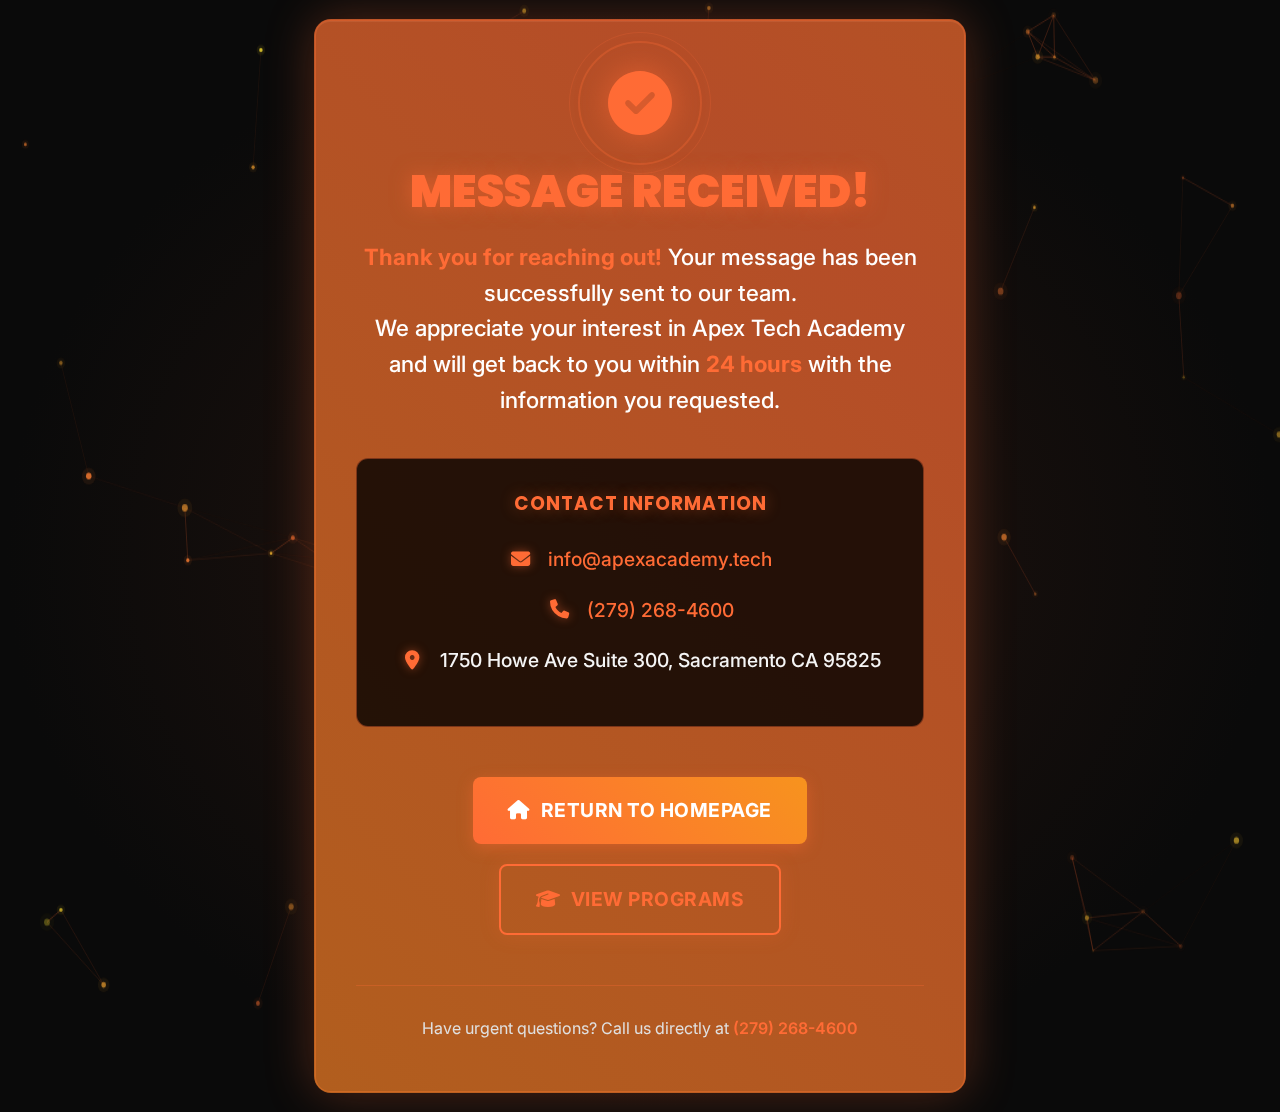
<file: thank-you.html>
<!DOCTYPE html>
<html lang="en">

  <head>
    <meta charset="UTF-8">
    <meta name="viewport" content="width=device-width, initial-scale=1.0">

    <!-- No SEO tags since this is a confirmation page -->
    <title>Thank You | Apex Tech Academy</title>
    <meta name="robots" content="noindex, nofollow">

    <!-- Google tag (gtag.js) -->
    <script async src="https://www.googletagmanager.com/gtag/js?id=G-SNTC9DXN3H"></script>
    <script>
      window.dataLayer = window.dataLayer || [];
      function gtag() { dataLayer.push(arguments); }
      gtag('js', new Date());
      gtag('config', 'G-SNTC9DXN3H');
    </script>

    <link rel="icon" type="image/png" sizes="32x32" href="logo.png">
    <link rel="stylesheet" href="styles.css">
    <link
      href="https://fonts.googleapis.com/css2?family=Poppins:wght@400;500;600;700;800&family=Inter:wght@300;400;500;600;700&display=swap"
      rel="stylesheet">
    <link rel="stylesheet" href="https://cdnjs.cloudflare.com/ajax/libs/font-awesome/6.4.0/css/all.min.css">

    <style>
      body {
        margin: 0;
        padding: 0;
        background: #0a0a0a;
        font-family: 'Inter', sans-serif;
        overflow-x: hidden;
      }

      .thank-you-container {
        min-height: 100vh;
        position: relative;
        display: flex;
        align-items: center;
        justify-content: center;
        padding: 20px;
      }

      .bg-animation {
        position: absolute;
        top: 0;
        left: 0;
        width: 100%;
        height: 100%;
        background: radial-gradient(ellipse at center, rgba(255, 107, 53, 0.1) 0%, rgba(10, 10, 10, 0.8) 70%);
        z-index: 1;
      }

      .particles-canvas {
        position: absolute;
        top: 0;
        left: 0;
        width: 100%;
        height: 100%;
        z-index: 2;
      }

      .thank-you-card {
        background: rgba(8, 8, 8, 0.98);
        backdrop-filter: blur(20px);
        border-radius: 15px;
        border: 1px solid rgba(255, 107, 53, 0.4);
        padding: 50px 40px;
        text-align: center;
        max-width: 650px;
        width: 100%;
        position: relative;
        z-index: 10;
        box-shadow:
          0 0 50px rgba(255, 107, 53, 0.3),
          inset 0 1px 0 rgba(255, 255, 255, 0.15);
      }

      .thank-you-card::before {
        content: '';
        position: absolute;
        top: -2px;
        left: -2px;
        right: -2px;
        bottom: -2px;
        background: linear-gradient(45deg, #FF6B35, #F7931E, #FF6B35, #F7931E);
        background-size: 400% 400%;
        border-radius: 17px;
        z-index: -1;
        animation: gradientShift 4s ease infinite;
        opacity: 0.7;
      }

      @keyframes gradientShift {

        0%,
        100% {
          background-position: 0% 50%;
        }

        50% {
          background-position: 100% 50%;
        }
      }

      .success-icon {
        position: relative;
        display: inline-block;
        margin-bottom: 30px;
      }

      .success-icon i {
        font-size: 4rem;
        color: #FF6B35;
        animation: pulse 2s ease-in-out infinite;
        text-shadow: 0 0 30px rgba(255, 107, 53, 0.6);
      }

      .success-icon::before {
        content: '';
        position: absolute;
        top: 50%;
        left: 50%;
        transform: translate(-50%, -50%);
        width: 120px;
        height: 120px;
        border: 2px solid rgba(255, 107, 53, 0.3);
        border-radius: 50%;
        animation: rotate 3s linear infinite;
      }

      .success-icon::after {
        content: '';
        position: absolute;
        top: 50%;
        left: 50%;
        transform: translate(-50%, -50%);
        width: 140px;
        height: 140px;
        border: 1px solid rgba(255, 107, 53, 0.2);
        border-radius: 50%;
        animation: rotate 5s linear infinite reverse;
      }

      @keyframes pulse {

        0%,
        100% {
          transform: scale(1);
        }

        50% {
          transform: scale(1.1);
        }
      }

      @keyframes rotate {
        from {
          transform: translate(-50%, -50%) rotate(0deg);
        }

        to {
          transform: translate(-50%, -50%) rotate(360deg);
        }
      }

      .thank-you-title {
        font-family: 'Poppins', sans-serif;
        font-size: 2.8rem;
        font-weight: 900;
        color: #FF6B35;
        margin-bottom: 20px;
        text-transform: uppercase;
        text-shadow: 0 0 20px rgba(255, 107, 53, 0.5);
        line-height: 1.2;
      }

      .thank-you-message {
        font-family: 'Inter', sans-serif;
        font-size: 1.4rem;
        font-weight: 500;
        line-height: 1.6;
        color: #ffffff;
        margin-bottom: 40px;
      }

      .thank-you-message strong {
        color: #FF6B35;
        font-weight: 700;
      }

      .thank-you-details {
        background: rgba(0, 0, 0, 0.8);
        border-radius: 12px;
        padding: 30px;
        margin: 40px 0;
        border: 1px solid rgba(255, 107, 53, 0.4);
        position: relative;
        overflow: hidden;
      }

      .thank-you-details::before {
        content: '';
        position: absolute;
        top: 0;
        left: -100%;
        width: 100%;
        height: 100%;
        background: linear-gradient(90deg, transparent, rgba(255, 107, 53, 0.1), transparent);
        animation: shimmer 3s ease-in-out infinite;
      }

      @keyframes shimmer {
        0% {
          left: -100%;
        }

        100% {
          left: 100%;
        }
      }

      .thank-you-details h3 {
        color: #FF6B35;
        margin-bottom: 25px;
        font-family: 'Poppins', sans-serif;
        font-weight: 700;
        text-transform: uppercase;
        letter-spacing: 1px;
        text-shadow: 0 0 15px rgba(255, 107, 53, 0.4);
      }

      .detail-item {
        display: flex;
        align-items: center;
        justify-content: center;
        margin: 20px 0;
        font-size: 1.2rem;
        color: #f5f5f5;
        font-weight: 500;
      }

      .detail-item i {
        color: #FF6B35;
        margin-right: 15px;
        width: 25px;
        text-shadow: 0 0 10px rgba(255, 107, 53, 0.5);
      }

      .detail-item a {
        color: #FF6B35;
        text-decoration: none;
        transition: all 0.3s ease;
      }

      .detail-item a:hover {
        text-shadow: 0 0 10px rgba(255, 107, 53, 0.8);
        transform: translateX(3px);
      }

      .action-buttons {
        margin-top: 50px;
        display: flex;
        gap: 20px;
        justify-content: center;
        flex-wrap: wrap;
      }

      .btn {
        display: inline-flex;
        align-items: center;
        gap: 10px;
        padding: 18px 35px;
        border-radius: 8px;
        text-decoration: none;
        font-family: 'Inter', sans-serif;
        font-weight: 700;
        font-size: 1.2rem;
        text-transform: uppercase;
        letter-spacing: 0.5px;
        transition: all 0.3s ease;
        border: none;
        cursor: pointer;
        position: relative;
        overflow: hidden;
      }

      .btn::before {
        content: '';
        position: absolute;
        top: 0;
        left: -100%;
        width: 100%;
        height: 100%;
        background: linear-gradient(90deg, transparent, rgba(255, 255, 255, 0.2), transparent);
        transition: left 0.5s ease;
      }

      .btn:hover::before {
        left: 100%;
      }

      .btn-primary {
        background: linear-gradient(45deg, #FF6B35, #F7931E);
        color: white;
        box-shadow: 0 4px 15px rgba(255, 107, 53, 0.4);
      }

      .btn-primary:hover {
        transform: translateY(-3px);
        box-shadow: 0 8px 25px rgba(255, 107, 53, 0.6);
      }

      .btn-secondary {
        background: transparent;
        color: #FF6B35;
        border: 2px solid #FF6B35;
        box-shadow: 0 0 20px rgba(255, 107, 53, 0.2);
      }

      .btn-secondary:hover {
        background: rgba(255, 107, 53, 0.1);
        transform: translateY(-3px);
        box-shadow: 0 8px 25px rgba(255, 107, 53, 0.4);
      }

      .footer-note {
        margin-top: 50px;
        padding-top: 30px;
        border-top: 1px solid rgba(255, 107, 53, 0.3);
        color: #e0e0e0;
        font-size: 1rem;
        font-weight: 400;
      }

      .footer-note a {
        color: #FF6B35;
        text-decoration: none;
        font-weight: 600;
      }

      .footer-note a:hover {
        text-shadow: 0 0 8px rgba(255, 107, 53, 0.8);
      }

      @media (max-width: 768px) {
        .thank-you-card {
          padding: 40px 25px;
          margin: 20px;
        }

        .thank-you-title {
          font-size: 2.2rem;
        }

        .thank-you-message {
          font-size: 1.2rem;
        }

        .action-buttons {
          flex-direction: column;
          align-items: center;
        }

        .btn {
          width: 100%;
          max-width: 280px;
          justify-content: center;
        }
      }
    </style>
  </head>

  <body>
    <div class="thank-you-container">
      <div class="bg-animation"></div>
      <canvas class="particles-canvas" id="particlesCanvas"></canvas>
      <div class="thank-you-card">
        <div class="success-icon">
          <i class="fas fa-check-circle"></i>
        </div>

        <!-- Registration Thank You Message -->
        <div id="registrationMessage" style="display: none;">
          <h1 class="thank-you-title">Registration Successful!</h1>
          <div class="thank-you-message">
            <p><strong>Congratulations!</strong> Your registration has been successfully submitted. You're one step
              closer to transforming your career with Apex Tech Academy.</p>
            <p>Our admissions team will review your application and contact you within <strong>24-48 hours</strong> to
              discuss next steps and answer any questions you may have.</p>
          </div>

          <div class="thank-you-details">
            <h3>What Happens Next?</h3>
            <div class="detail-item">
              <i class="fas fa-phone"></i>
              <span>Admissions call within 24-48 hours</span>
            </div>
            <div class="detail-item">
              <i class="fas fa-calendar-check"></i>
              <span>Program start date: September 1st, 2025</span>
            </div>
            <div class="detail-item">
              <i class="fas fa-users"></i>
              <span>Limited seats available - early registration preferred</span>
            </div>
          </div>
        </div>

        <!-- Contact Thank You Message -->
        <div id="contactMessage" style="display: none;">
          <h1 class="thank-you-title">Message Received!</h1>
          <div class="thank-you-message">
            <p><strong>Thank you for reaching out!</strong> Your message has been successfully sent to our team.</p>
            <p>We appreciate your interest in Apex Tech Academy and will get back to you within <strong>24
                hours</strong> with the information you requested.</p>
          </div>

          <div class="thank-you-details">
            <h3>Contact Information</h3>
            <div class="detail-item">
              <i class="fas fa-envelope"></i>
              <a href="mailto:info@apexacademy.tech">info@apexacademy.tech</a>
            </div>
            <div class="detail-item">
              <i class="fas fa-phone"></i>
              <a href="tel:+12792684600">(279) 268-4600</a>
            </div>
            <div class="detail-item">
              <i class="fas fa-map-marker-alt"></i>
              <span>1750 Howe Ave Suite 300, Sacramento CA 95825</span>
            </div>
          </div>
        </div>

        <div class="action-buttons">
          <a href="index.html" class="btn btn-primary">
            <i class="fas fa-home"></i> Return to Homepage
          </a>
          <a href="index.html#programs" class="btn btn-secondary">
            <i class="fas fa-graduation-cap"></i> View Programs
          </a>
        </div>

        <div class="footer-note">
          <p>Have urgent questions? Call us directly at <a href="tel:+12792684600">(279)
              268-4600</a></p>
        </div>
      </div>
    </div>

    <script>
      // Particle Animation System
      class ParticleNetwork {
        constructor(canvas) {
          this.canvas = canvas;
          this.ctx = canvas.getContext('2d');
          this.particles = [];
          this.particleCount = 60;

          this.init();
        }

        init() {
          this.resize();
          this.createParticles();
          this.animate();
          window.addEventListener('resize', () => this.resize());
        }

        resize() {
          this.canvas.width = window.innerWidth;
          this.canvas.height = window.innerHeight;
        }

        createParticles() {
          this.particles = [];
          for (let i = 0; i < this.particleCount; i++) {
            this.particles.push({
              x: Math.random() * this.canvas.width,
              y: Math.random() * this.canvas.height,
              vx: (Math.random() - 0.5) * 0.8,
              vy: (Math.random() - 0.5) * 0.8,
              radius: Math.random() * 2 + 1,
              opacity: Math.random() * 0.6 + 0.2,
              hue: Math.random() * 40 + 15
            });
          }
        }

        updateParticles() {
          this.particles.forEach(particle => {
            particle.x += particle.vx;
            particle.y += particle.vy;

            if (particle.x < 0) particle.x = this.canvas.width;
            if (particle.x > this.canvas.width) particle.x = 0;
            if (particle.y < 0) particle.y = this.canvas.height;
            if (particle.y > this.canvas.height) particle.y = 0;

            particle.opacity += Math.sin(Date.now() * 0.002 + particle.x * 0.01) * 0.01;
            particle.opacity = Math.max(0.1, Math.min(0.8, particle.opacity));
          });
        }

        drawParticles() {
          this.particles.forEach(particle => {
            this.ctx.beginPath();
            this.ctx.arc(particle.x, particle.y, particle.radius, 0, Math.PI * 2);
            this.ctx.fillStyle = `hsla(${particle.hue}, 100%, 60%, ${particle.opacity})`;
            this.ctx.fill();

            this.ctx.beginPath();
            this.ctx.arc(particle.x, particle.y, particle.radius * 2.5, 0, Math.PI * 2);
            this.ctx.fillStyle = `hsla(${particle.hue}, 100%, 60%, ${particle.opacity * 0.1})`;
            this.ctx.fill();
          });
        }

        connectParticles() {
          for (let i = 0; i < this.particles.length; i++) {
            for (let j = i + 1; j < this.particles.length; j++) {
              const dx = this.particles[i].x - this.particles[j].x;
              const dy = this.particles[i].y - this.particles[j].y;
              const distance = Math.sqrt(dx * dx + dy * dy);

              if (distance < 120) {
                const opacity = (1 - distance / 120) * 0.3;
                this.ctx.beginPath();
                this.ctx.moveTo(this.particles[i].x, this.particles[i].y);
                this.ctx.lineTo(this.particles[j].x, this.particles[j].y);
                this.ctx.strokeStyle = `rgba(255, 107, 53, ${opacity})`;
                this.ctx.lineWidth = 1;
                this.ctx.stroke();
              }
            }
          }
        }

        animate() {
          this.ctx.clearRect(0, 0, this.canvas.width, this.canvas.height);
          this.updateParticles();
          this.connectParticles();
          this.drawParticles();
          requestAnimationFrame(() => this.animate());
        }
      }

      // Function to get URL parameters
      function getUrlParameter(name) {
        name = name.replace(/[\[]/, '\\[').replace(/[\]]/, '\\]');
        const regex = new RegExp('[\\?&]' + name + '=([^&#]*)');
        const results = regex.exec(location.search);
        return results === null ? '' : decodeURIComponent(results[1].replace(/\+/g, ' '));
      }

      // Initialize everything when page loads
      window.addEventListener('load', function () {
        // Initialize particle animation
        const canvas = document.getElementById('particlesCanvas');
        if (canvas) {
          new ParticleNetwork(canvas);
        }

        // Show appropriate message based on URL parameter
        const type = getUrlParameter('type');

        if (type === 'registration') {
          document.getElementById('registrationMessage').style.display = 'block';
          // Track registration completion
          gtag('event', 'registration_complete', {
            event_category: 'engagement',
            event_label: 'program_registration'
          });
        } else if (type === 'contact') {
          document.getElementById('contactMessage').style.display = 'block';
          // Track contact form completion
          gtag('event', 'contact_form_complete', {
            event_category: 'engagement',
            event_label: 'contact_inquiry'
          });
        } else {
          // Default to contact message if no type specified
          document.getElementById('contactMessage').style.display = 'block';
        }
      });
    </script>
  </body>

</html>
</file>
<file: styles.css>
/* Global Styles and Variables */
:root {
  --primary-bg: #0a1a3e;
  --secondary-bg: #051229;
  --accent-orange: #ff6b35;
  --accent-yellow: #ffd700;
  --text-white: #ffffff;
  --text-light: #e0e0e0;
  --text-gray: #b0b0b0;
  --gradient-blue: linear-gradient(135deg, #0a1a3e 0%, #1a3a5e 100%);
  --font-tech: 'Poppins', sans-serif;
  --font-main: 'Inter', sans-serif;
}

* {
  margin: 0;
  padding: 0;
  box-sizing: border-box;
}

body {
  font-family: var(--font-main);
  background-color: var(--primary-bg);
  color: var(--text-white);
  overflow-x: hidden;
  line-height: 1.6;
}

/* Loading Screen */
.loading-screen {
  position: fixed;
  top: 0;
  left: 0;
  width: 100%;
  height: 100%;
  background: linear-gradient(135deg, var(--primary-bg) 0%, var(--secondary-bg) 100%);
  display: flex;
  justify-content: center;
  align-items: center;
  z-index: 9999;
  transition: opacity 0.8s ease-out;
  overflow: hidden;
}

.loading-screen.fade-out {
  opacity: 0;
  pointer-events: none;
}

.loading-canvas {
  position: absolute;
  top: 0;
  left: 0;
  width: 100%;
  height: 100%;
  opacity: 0.6;
}

.loading-content {
  position: relative;
  z-index: 2;
  text-align: center;
  animation: fadeInScale 0.8s ease-out;
}

.loading-logo {
  margin-bottom: 2rem;
}

.tech-circle {
  position: relative;
  width: 120px;
  height: 120px;
  margin: 0 auto;
  display: flex;
  align-items: center;
  justify-content: center;
}

.inner-circle {
  width: 60px;
  height: 60px;
  background: linear-gradient(45deg, var(--accent-orange), var(--accent-yellow));
  border-radius: 50%;
  position: relative;
  animation: techPulse 1.5s ease-in-out infinite;
  box-shadow:
    0 0 20px rgba(255, 107, 53, 0.5),
    0 0 40px rgba(255, 107, 53, 0.3),
    inset 0 0 20px rgba(255, 255, 255, 0.2);
}

.pulse-ring {
  position: absolute;
  width: 100px;
  height: 100px;
  border: 2px solid var(--accent-orange);
  border-radius: 50%;
  animation: pulseRing 2s ease-out infinite;
  opacity: 0;
}

.pulse-ring-2 {
  position: absolute;
  width: 120px;
  height: 120px;
  border: 1px solid var(--accent-yellow);
  border-radius: 50%;
  animation: pulseRing 2s ease-out infinite 0.5s;
  opacity: 0;
}

.loading-text {
  font-family: var(--font-tech);
  font-size: 2rem;
  font-weight: 700;
  letter-spacing: 4px;
  margin-bottom: 2rem;
  text-shadow: 0 0 20px rgba(255, 255, 255, 0.5);
  display: flex;
  flex-direction: column;
  align-items: center;
  gap: 0.5rem;
}

.loading-line {
  display: flex;
  align-items: center;
}

.loading-letter {
  display: inline-block;
  opacity: 0;
  transform: translateY(20px);
  animation: letterDrop 0.6s ease-out forwards;
}

/* First line: APEX TECH */
.loading-line:nth-child(1) .loading-letter:nth-child(1) {
  animation-delay: 0.15s;
}

.loading-line:nth-child(1) .loading-letter:nth-child(2) {
  animation-delay: 0.3s;
}

.loading-line:nth-child(1) .loading-letter:nth-child(3) {
  animation-delay: 0.45s;
}

.loading-line:nth-child(1) .loading-letter:nth-child(4) {
  animation-delay: 0.6s;
}

.loading-line:nth-child(1) .loading-letter:nth-child(6) {
  animation-delay: 0.9s;
}

.loading-line:nth-child(1) .loading-letter:nth-child(7) {
  animation-delay: 1.05s;
}

.loading-line:nth-child(1) .loading-letter:nth-child(8) {
  animation-delay: 1.2s;
}

.loading-line:nth-child(1) .loading-letter:nth-child(9) {
  animation-delay: 1.35s;
}

/* Second line: ACADEMY */
.loading-line:nth-child(2) .loading-letter:nth-child(1) {
  animation-delay: 1.65s;
}

.loading-line:nth-child(2) .loading-letter:nth-child(2) {
  animation-delay: 1.8s;
}

.loading-line:nth-child(2) .loading-letter:nth-child(3) {
  animation-delay: 1.95s;
}

.loading-line:nth-child(2) .loading-letter:nth-child(4) {
  animation-delay: 2.1s;
}

.loading-line:nth-child(2) .loading-letter:nth-child(5) {
  animation-delay: 2.25s;
}

.loading-line:nth-child(2) .loading-letter:nth-child(6) {
  animation-delay: 2.4s;
}

.loading-line:nth-child(2) .loading-letter:nth-child(7) {
  animation-delay: 2.55s;
}

.loading-progress {
  width: 300px;
  margin: 0 auto;
}

.progress-bar {
  width: 100%;
  height: 4px;
  background: rgba(255, 255, 255, 0.1);
  border-radius: 2px;
  overflow: hidden;
  margin-bottom: 1rem;
  position: relative;
}

.progress-fill {
  height: 100%;
  background: linear-gradient(90deg, var(--accent-orange), var(--accent-yellow));
  border-radius: 2px;
  width: 0%;
  animation: progressFill 3.0s ease-out forwards;
  box-shadow: 0 0 10px rgba(255, 107, 53, 0.5);
}

.loading-status {
  font-family: var(--font-tech);
  font-size: 0.9rem;
  color: var(--text-light);
  letter-spacing: 2px;
  animation: statusBlink 1s ease-in-out infinite;
}

@keyframes fadeInScale {
  0% {
    opacity: 0;
    transform: scale(0.8);
  }

  100% {
    opacity: 1;
    transform: scale(1);
  }
}

@keyframes techPulse {

  0%,
  100% {
    transform: scale(1);
    box-shadow:
      0 0 20px rgba(255, 107, 53, 0.5),
      0 0 40px rgba(255, 107, 53, 0.3),
      inset 0 0 20px rgba(255, 255, 255, 0.2);
  }

  50% {
    transform: scale(1.1);
    box-shadow:
      0 0 30px rgba(255, 107, 53, 0.8),
      0 0 60px rgba(255, 107, 53, 0.5),
      inset 0 0 30px rgba(255, 255, 255, 0.3);
  }
}

@keyframes pulseRing {
  0% {
    transform: scale(0.8);
    opacity: 1;
  }

  100% {
    transform: scale(1.4);
    opacity: 0;
  }
}

@keyframes letterDrop {
  0% {
    opacity: 0;
    transform: translateY(20px);
  }

  100% {
    opacity: 1;
    transform: translateY(0);
  }
}

@keyframes progressFill {
  0% {
    width: 0%;
  }

  100% {
    width: 100%;
  }
}

@keyframes statusBlink {

  0%,
  50% {
    opacity: 1;
  }

  51%,
  100% {
    opacity: 0.5;
  }
}

/* Navigation */
.navbar {
  position: fixed;
  top: 0;
  width: 100%;
  backdrop-filter: blur(10px);
  z-index: 1000;
  padding: 1rem 0;
  transition: all 0.3s ease;
}

.nav-container {
  width: 100%;
  padding: 0 5rem;
  display: flex;
  justify-content: space-between;
  align-items: center;
}

.logo {
  display: flex;
  align-items: center;
  gap: 1rem;
}

.logo img {
  height: 30px;
  filter: drop-shadow(0 0 10px rgba(255, 255, 255, 0.3));
}

.logo-text {
  font-size: 2rem;
  font-weight: 600;
  color: var(--text-white);
}

.nav-menu {
  display: flex;
  list-style: none;
  gap: 2rem;
}

.nav-link {
  color: var(--text-white);
  text-decoration: none;
  font-weight: 500;
  font-size: 1.1rem;
  letter-spacing: 1px;
  transition: all 0.3s ease;
  position: relative;
}

.nav-link::after {
  content: '';
  position: absolute;
  bottom: -5px;
  left: 0;
  width: 0;
  height: 2px;
  background: var(--accent-orange);
  transition: width 0.3s ease;
}

.nav-link:hover::after {
  width: 100%;
}

.hamburger {
  display: none;
  flex-direction: column;
  cursor: pointer;
}

.bar {
  width: 25px;
  height: 3px;
  background-color: var(--text-white);
  margin: 3px 0;
  transition: 0.3s;
}

/* Hero Section */
.hero {
  min-height: 100vh;
  display: flex;
  align-items: center;
  justify-content: center;
  position: relative;
  overflow: hidden;
  background: var(--gradient-blue);
}

.hero-bg {
  position: absolute;
  width: 100%;
  height: 100%;
  top: 0;
  left: 0;
  z-index: 1;
}

.hero-canvas {
  position: absolute;
  width: 100%;
  height: 100%;
  top: 0;
  left: 0;
  opacity: 0.25;
  /* Add blur effect to hero canvas for all devices */
  filter: blur(3px);
}

.wave-container {
  position: absolute;
  bottom: 0;
  width: 100%;
  height: 100vh;
  overflow: hidden;
  z-index: 2;
}

.waves {
  position: absolute;
  width: 100%;
  bottom: 0;
  left: 0;
  min-height: 100px;
  max-height: 150px;
}

.parallax>use {
  animation: wave-animation 25s cubic-bezier(.55, .5, .45, .5) infinite;
}

.parallax>use:nth-child(1) {
  animation-delay: -2s;
  animation-duration: 7s;
}

.parallax>use:nth-child(2) {
  animation-delay: -3s;
  animation-duration: 10s;
}

.parallax>use:nth-child(3) {
  animation-delay: -4s;
  animation-duration: 13s;
}

.parallax>use:nth-child(4) {
  animation-delay: -5s;
  animation-duration: 20s;
}

@keyframes wave-animation {
  0% {
    transform: translate3d(-90px, 0, 0);
  }

  100% {
    transform: translate3d(85px, 0, 0);
  }
}

.hero-content {
  position: relative;
  z-index: 3;
  text-align: center;
  padding: 2rem;
  animation: fadeInUp 1s ease-out;
}

.hero-title {
  font-family: var(--font-tech);
  font-size: clamp(3rem, 8vw, 6rem);
  font-weight: 900;
  line-height: 1.1;
  margin-top: 3.5rem;
  margin-bottom: 1rem;
}

.title-line {
  display: block;
  letter-spacing: 5px;
  text-shadow: 0 0 30px rgba(255, 255, 255, 0.5);
}

.title-line.accent {
  color: var(--accent-orange);
  text-shadow: 0 0 30px rgba(255, 107, 53, 0.5);
}

.hero-subtitle {
  font-size: 1.5rem;
  color: var(--text-light);
  margin-bottom: 2rem;
  letter-spacing: 2px;
}

.hero-tracks {
  display: flex;
  align-items: center;
  justify-content: center;
  gap: 1.5rem;
  margin-bottom: 2rem;
  padding: 0 2rem;
}

.track-option {
  display: flex;
  flex-direction: column;
  align-items: center;
  justify-content: center;
  padding: 1.5rem 2rem;
  width: 250px;
  height: 120px;
  background: linear-gradient(135deg,
      rgba(255, 255, 255, 0.08) 0%,
      rgba(255, 255, 255, 0.03) 100%);
  border: 2px solid transparent;
  border-radius: 20px;
  position: relative;
  overflow: hidden;
  transition: all 0.4s cubic-bezier(0.25, 0.46, 0.45, 0.94);
  backdrop-filter: blur(15px);
  text-decoration: none;
  color: inherit;
  cursor: pointer;
  box-shadow:
    0 8px 32px rgba(0, 0, 0, 0.2),
    inset 0 1px 0 rgba(255, 255, 255, 0.1);
  animation: track-glow 4s ease-in-out infinite;
}

.track-option::before {
  content: '';
  position: absolute;
  top: 0;
  left: 0;
  right: 0;
  bottom: 0;
  background: linear-gradient(135deg,
      rgba(255, 107, 53, 0.1) 0%,
      rgba(255, 215, 0, 0.1) 100%);
  opacity: 0;
  transition: opacity 0.4s ease;
  border-radius: 18px;
}

.track-option::after {
  content: '';
  position: absolute;
  top: -2px;
  left: -2px;
  right: -2px;
  bottom: -2px;
  background: linear-gradient(135deg,
      var(--accent-orange) 0%,
      var(--accent-yellow) 50%,
      var(--accent-orange) 100%);
  border-radius: 20px;
  z-index: -1;
  opacity: 0;
  transition: opacity 0.4s ease;
}

.track-option:hover {
  transform: translateY(-8px) scale(1.02);
  background: linear-gradient(135deg,
      rgba(255, 255, 255, 0.15) 0%,
      rgba(255, 255, 255, 0.08) 100%);
  box-shadow:
    0 20px 60px rgba(255, 107, 53, 0.3),
    0 15px 40px rgba(0, 0, 0, 0.2),
    inset 0 1px 0 rgba(255, 255, 255, 0.2);
}

.track-option:hover::before {
  opacity: 1;
}

.track-option:hover::after {
  opacity: 1;
}

.track-option:active {
  transform: translateY(-4px) scale(1.01);
}

/* Animated glow effect for track options */
@keyframes track-glow {

  0%,
  100% {
    box-shadow:
      0 8px 32px rgba(0, 0, 0, 0.2),
      inset 0 1px 0 rgba(255, 255, 255, 0.1);
  }

  50% {
    box-shadow:
      0 8px 32px rgba(0, 0, 0, 0.2),
      0 0 20px rgba(255, 107, 53, 0.15),
      inset 0 1px 0 rgba(255, 255, 255, 0.1);
  }
}



.track-name {
  font-family: var(--font-tech);
  font-size: 1.3rem;
  font-weight: 900;
  background: linear-gradient(135deg,
      var(--accent-yellow) 0%,
      var(--accent-orange) 100%);
  -webkit-background-clip: text;
  background-clip: text;
  -webkit-text-fill-color: transparent;
  letter-spacing: 1.5px;
  margin-bottom: 0.5rem;
  position: relative;
  z-index: 2;
  text-shadow: none;
  transition: all 0.3s ease;
  text-align: center;
  line-height: 1.1;
}

.track-option:hover .track-name {
  transform: translateY(-2px);
  filter: brightness(1.2);
}

.track-label {
  font-size: 0.85rem;
  color: var(--text-light);
  letter-spacing: 3px;
  text-transform: uppercase;
  font-weight: 600;
  position: relative;
  z-index: 2;
  transition: all 0.3s ease;
  opacity: 0.8;
}

.track-option:hover .track-label {
  color: var(--text-white);
  opacity: 1;
  transform: translateY(-1px);
}

.track-divider {
  font-size: 1.2rem;
  color: var(--text-gray);
  font-weight: 300;
  font-style: italic;
}

.hero-features {
  display: flex;
  flex-direction: column;
  justify-content: center;
  align-items: center;
  gap: 0.8rem;
  margin-bottom: 2rem;
  padding: 0 2rem;
}

.feature-item {
  display: flex;
  flex-direction: column;
  align-items: center;
  padding: 0.5rem;
  transition: all 0.4s ease;
}

.feature-item:hover {
  transform: translateY(-5px);
}

.feature-number {
  font-family: var(--font-tech);
  font-size: 3.5rem;
  font-weight: 900;
  color: var(--accent-yellow);
  text-shadow: 0 0 20px rgba(255, 215, 0, 0.5);
  transition: all 0.3s ease;
  opacity: 0;
  margin-bottom: 0.5rem;
  line-height: 1;
  /* Initially hidden for animation */
}

/* Glowing animation for month and price */
.feature-number.glow-active {
  animation: glow-pulse 2s ease-in-out infinite;
}

@keyframes glow-pulse {

  0%,
  100% {
    text-shadow:
      0 0 20px rgba(255, 215, 0, 0.5),
      0 0 40px rgba(255, 215, 0, 0.3),
      0 0 60px rgba(255, 215, 0, 0.1);
    transform: scale(1);
  }

  50% {
    text-shadow:
      0 0 30px rgba(255, 215, 0, 0.8),
      0 0 60px rgba(255, 215, 0, 0.5),
      0 0 90px rgba(255, 215, 0, 0.3),
      0 0 120px rgba(255, 215, 0, 0.1);
    transform: scale(1.05);
  }
}

@keyframes subtle-glow {

  0%,
  100% {
    border-color: rgba(255, 215, 0, 0.3);
    box-shadow: 0 0 5px rgba(255, 215, 0, 0.2);
  }

  50% {
    border-color: rgba(255, 215, 0, 0.6);
    box-shadow: 0 0 15px rgba(255, 215, 0, 0.4);
  }
}

.discount-phone {
  color: #00d4ff !important;
  text-decoration: none;
  font-weight: 700;
  transition: all 0.3s ease;
  text-shadow: 0 0 5px rgba(0, 212, 255, 0.3);
}

.discount-phone:hover {
  color: #ffffff !important;
  text-shadow: 0 0 10px rgba(0, 212, 255, 0.6);
  transform: scale(1.05);
}

.feature-text {
  font-size: 1rem;
  font-weight: 600;
  letter-spacing: 2px;
  color: var(--text-light);
  text-transform: uppercase;
  text-align: center;
  line-height: 1.2;
}

.hero-discount {
  display: block;
  font-size: 1rem;
  font-weight: 600;
  color: var(--accent-yellow);
  margin-top: 0.8rem;
  line-height: 1.3;
  text-transform: none;
  text-shadow: 0 0 10px rgba(255, 215, 0, 0.3);
  background: linear-gradient(135deg, rgba(255, 107, 53, 0.1) 0%, rgba(255, 215, 0, 0.1) 100%);
  padding: 0.5rem 0.8rem;
  border-radius: 8px;
  border: 1px solid rgba(255, 215, 0, 0.3);
  animation: subtle-glow 3s ease-in-out infinite;
}

.feature-divider {
  display: none;
}

.hero-location {
  font-size: 1.2rem;
  color: var(--text-light);
  margin-bottom: 1rem;
  display: flex;
  align-items: center;
  justify-content: center;
  gap: 0.5rem;
}

.hero-location i {
  color: var(--accent-orange);
  font-size: 1rem;
}

/* Address styling */
.hero-address {
  margin-top: 0.5rem;
  font-size: 1rem;
}

.address-link {
  color: var(--text-light);
  text-decoration: none;
  transition: all 0.3s ease;
  display: inline-block;
  position: relative;
}

.address-link::after {
  content: '';
  position: absolute;
  bottom: 0;
  left: 0;
  width: 0;
  height: 1px;
  background: var(--accent-orange);
  transition: width 0.3s ease;
}

.address-link:hover {
  color: var(--accent-orange);
  text-shadow: 0 0 10px rgba(255, 107, 53, 0.3);
}

.address-link:hover::after {
  width: 100%;
}



.footer-contact .address-link {
  color: var(--text-light);
  line-height: 1.4;
}

.footer-contact .address-link:hover {
  color: var(--accent-orange);
}

.footer-link {
  color: var(--text-light);
  text-decoration: none;
  transition: all 0.3s ease;
  position: relative;
}

.footer-link::after {
  content: '';
  position: absolute;
  bottom: 0;
  left: 0;
  width: 0;
  height: 1px;
  background: var(--accent-orange);
  transition: width 0.3s ease;
}

.footer-link:hover {
  color: var(--accent-orange);
  text-shadow: 0 0 10px rgba(255, 107, 53, 0.3);
}

.footer-link:hover::after {
  width: 100%;
}

/* Address link indicators */
.address-icon {
  font-size: 0.8rem;
  margin-left: 0.5rem;
  opacity: 0.7;
  transition: all 0.3s ease;
}



.address-link:hover .address-icon {
  opacity: 1;
  transform: translateX(2px);
  color: var(--accent-yellow);
}



.cta-button {
  display: inline-block;
  padding: 1rem 3rem;
  background: var(--accent-orange);
  color: white;
  text-decoration: none;
  font-size: 1.2rem;
  font-weight: 700;
  letter-spacing: 1px;
  border-radius: 50px;
  transition: all 0.3s ease;
  box-shadow: 0 5px 20px rgba(255, 107, 53, 0.3);
}

.cta-button:hover {
  transform: translateY(-3px);
  box-shadow: 0 8px 30px rgba(255, 107, 53, 0.5);
}

/* Programs Section */
.programs {
  padding: 5rem 0;
  background: var(--secondary-bg);
}

.container {
  max-width: 1400px;
  margin: 0 auto;
  padding: 0 2rem;
}

.section-title {
  font-family: var(--font-tech);
  font-size: 3rem;
  text-align: center;
  margin-bottom: 4rem;
  letter-spacing: 3px;
  text-shadow: 0 0 20px rgba(255, 255, 255, 0.3);
}

/* Track Container Layout for Desktop */
.tracks-wrapper {
  display: flex;
  gap: 0;
  position: relative;
  align-items: stretch;
}

/* Vertical Separator Line */
.tracks-wrapper::before {
  content: '';
  position: absolute;
  left: 50%;
  top: 5%;
  bottom: 5%;
  width: 2px;
  background: linear-gradient(to bottom,
      transparent,
      rgba(255, 255, 255, 0.1) 10%,
      rgba(255, 255, 255, 0.2) 50%,
      rgba(255, 255, 255, 0.1) 90%,
      transparent);
  transform: translateX(-50%);
  z-index: 3;
  animation: pulse-line 3s ease-in-out infinite;
}

@keyframes pulse-line {

  0%,
  100% {
    opacity: 0.5;
  }

  50% {
    opacity: 1;
    box-shadow: 0 0 10px rgba(255, 255, 255, 0.3);
  }
}

.track-container {
  position: relative;
  flex: 1;
  border-radius: 20px;
  overflow: hidden;
  box-shadow: 0 10px 40px rgba(0, 0, 0, 0.5);
  transition: transform 0.3s ease;
}

.track-container:first-child {
  margin-right: 2rem;
}

.track-container:last-child {
  margin-left: 2rem;
}

.track-container:hover {
  transform: translateY(-5px);
}

.track-bg {
  position: absolute;
  width: 100%;
  height: 100%;
  top: 0;
  left: 0;
  z-index: 1;
}

#aiCanvas,
#itCanvas {
  width: 100%;
  height: 100%;
  position: absolute;
  top: 0;
  left: 0;
  pointer-events: none;
  /* Ensure canvas doesn't block interactions */
}

.track-content {
  position: relative;
  z-index: 2;
  padding: 3rem;
  background: rgba(10, 26, 62, 0.7);
  backdrop-filter: blur(2px);
  min-height: 100%;
  display: flex;
  flex-direction: column;
}

.track-header {
  margin-bottom: 2rem;
}

.track-title {
  font-family: var(--font-tech);
  font-size: 2.5rem;
  margin-bottom: 0.5rem;
}

.dotted-text {
  display: block;
  letter-spacing: 8px;
  position: relative;
  font-weight: 900;
  text-transform: uppercase;
  padding-bottom: 0.8rem;
  font-size: .6em;
  /* Default solid white color for maximum readability */
  color: var(--text-white);
  text-shadow:
    0 0 20px rgba(255, 255, 255, 0.5),
    0 0 40px rgba(255, 255, 255, 0.3),
    0 2px 4px rgba(0, 0, 0, 0.5);
}

/* Tech-style underline effect */
/* .dotted-text::after {
  content: '';
  position: absolute;
  display: block;
  bottom: 10;
  left: 0;
  width: 100%;
  height: 2px;
  background: linear-gradient(90deg,
      transparent,
      var(--accent-yellow) 20%,
      var(--accent-yellow) 80%,
      transparent);
  opacity: 0.8;
  animation: scan-line 3s ease-in-out infinite;
} */

@keyframes scan-line {

  0%,
  100% {
    transform: scaleX(0.5);
    opacity: 0.5;
  }

  50% {
    transform: scaleX(1);
    opacity: 1;
  }
}

.bootcamp-text {
  display: block;
  color: var(--accent-orange);
  letter-spacing: 8px;
  text-shadow: 0 0 20px rgba(255, 107, 53, 0.5);
  font-size: 1.5rem;
  /* 75% of parent 2.5rem */
}

/* Specific styles for AI Engineer track */
.ai-track .dotted-text {
  background: linear-gradient(90deg, #00f2fe 0%, #4facfe 100%);
  -webkit-background-clip: text;
  background-clip: text;
  -webkit-text-fill-color: transparent;
  filter: brightness(1.2);
}

.ai-track .dotted-text::after {
  background: linear-gradient(90deg,
      transparent,
      #00f2fe 20%,
      #4facfe 80%,
      transparent);
}

/* Specific styles for IT Specialist track */
.it-track .dotted-text {
  background: linear-gradient(90deg, #00f2fe 0%, #4facfe 100%);
  -webkit-background-clip: text;
  background-clip: text;
  -webkit-text-fill-color: transparent;
  filter: brightness(1.2);
}

.it-track .dotted-text::after {
  background: linear-gradient(90deg,
      transparent,
      #00f2fe 20%,
      #4facfe 80%,
      transparent);
}

.track-badge {
  display: inline-block;
  background: rgba(255, 255, 255, 0.1);
  padding: 0.5rem 1rem;
  border-radius: 20px;
  font-size: 0.9rem;
  letter-spacing: 1px;
  border: 1px solid rgba(255, 255, 255, 0.2);
}

.track-info {
  margin-bottom: 2rem;
}

.duration-fee {
  display: flex;
  align-items: center;
  gap: 1rem;
  margin-bottom: 0.5rem;
}

.duration {
  font-family: var(--font-tech);
  font-size: 2rem;
  font-weight: 900;
  color: var(--accent-yellow);
}

.divider {
  color: var(--text-gray);
  font-size: 1.5rem;
}

.fee {
  font-family: var(--font-tech);
  font-size: 2rem;
  font-weight: 900;
  color: var(--accent-orange);
}

.program-type {
  font-size: 1rem;
  color: var(--text-light);
  letter-spacing: 2px;
}

.track-discount {
  font-size: 1rem;
  font-weight: 600;
  color: var(--accent-yellow);
  margin-top: 0.8rem;
  line-height: 1.3;
  text-shadow: 0 0 8px rgba(255, 215, 0, 0.3);
  background: linear-gradient(135deg, rgba(255, 107, 53, 0.08) 0%, rgba(255, 215, 0, 0.08) 100%);
  padding: 0.5rem 0.8rem;
  border-radius: 6px;
  border: 1px solid rgba(255, 215, 0, 0.2);
}

.curriculum-container {
  flex: 1;
}

.curriculum-container h4 {
  font-size: 1.5rem;
  margin-bottom: 1rem;
  color: var(--text-white);
}

.curriculum-list {
  list-style: none;
}

.curriculum-item {
  display: flex;
  align-items: flex-start;
  margin-bottom: 1rem;
  opacity: 0;
  animation: fadeInLeft 0.5s ease-out forwards;
}

.curriculum-item:nth-child(1) {
  animation-delay: 0.1s;
}

.curriculum-item:nth-child(2) {
  animation-delay: 0.2s;
}

.curriculum-item:nth-child(3) {
  animation-delay: 0.3s;
}

.curriculum-item:nth-child(4) {
  animation-delay: 0.4s;
}

.curriculum-item:nth-child(5) {
  animation-delay: 0.5s;
}

.curriculum-item:nth-child(6) {
  animation-delay: 0.6s;
}

.curriculum-item:nth-child(7) {
  animation-delay: 0.7s;
}

.curriculum-item:nth-child(8) {
  animation-delay: 0.8s;
}

.curriculum-item:nth-child(9) {
  animation-delay: 0.9s;
}

.curriculum-item:nth-child(10) {
  animation-delay: 1s;
}

.curriculum-item:nth-child(11) {
  animation-delay: 1.1s;
}

.curriculum-item:nth-child(12) {
  animation-delay: 1.2s;
}

.checkmark {
  color: #4caf50;
  font-size: 1.2rem;
  margin-right: 1rem;
  flex-shrink: 0;
}

.track-cta {
  background: var(--accent-orange);
  color: white;
  border: none;
  padding: 1rem 2.5rem;
  font-size: 1.1rem;
  font-weight: 700;
  letter-spacing: 1px;
  border-radius: 50px;
  cursor: pointer;
  transition: all 0.3s ease;
  margin-top: 2rem;
  box-shadow: 0 5px 20px rgba(255, 107, 53, 0.3);
}

.track-cta:hover {
  transform: translateY(-3px);
  box-shadow: 0 8px 30px rgba(255, 107, 53, 0.5);
}

/* Details Button with Glow Effect */
.details-btn {
  display: inline-flex;
  align-items: center;
  justify-content: center;
  gap: 0.5rem;
  padding: 0.8rem 2rem;
  margin-top: 1rem;
  background: transparent;
  color: var(--text-white);
  text-decoration: none;
  font-size: 1rem;
  font-weight: 600;
  letter-spacing: 1px;
  border: 2px solid rgba(255, 255, 255, 0.3);
  border-radius: 50px;
  position: relative;
  overflow: hidden;
  transition: all 0.3s ease;
  animation: glow-border 2s ease-in-out infinite;
}

@keyframes glow-border {

  0%,
  100% {
    border-color: rgba(255, 255, 255, 0.3);
    box-shadow:
      0 0 5px rgba(255, 255, 255, 0.2),
      inset 0 0 5px rgba(255, 255, 255, 0.1);
  }

  50% {
    border-color: rgba(255, 255, 255, 0.6);
    box-shadow:
      0 0 20px rgba(255, 255, 255, 0.4),
      0 0 40px rgba(255, 255, 255, 0.2),
      inset 0 0 10px rgba(255, 255, 255, 0.2);
  }
}

.details-btn .btn-text {
  position: relative;
  z-index: 2;
}

.details-btn .btn-arrow {
  font-size: 1.2rem;
  transition: transform 0.3s ease;
  position: relative;
  z-index: 2;
}

.details-btn::before {
  content: '';
  position: absolute;
  top: 0;
  left: -100%;
  width: 100%;
  height: 100%;
  background: linear-gradient(90deg,
      transparent,
      rgba(255, 255, 255, 0.2),
      transparent);
  transition: left 0.5s ease;
}

.details-btn:hover {
  border-color: rgba(255, 255, 255, 0.8);
  background: rgba(255, 255, 255, 0.1);
  transform: translateY(-2px);
  animation-play-state: paused;
  box-shadow:
    0 0 30px rgba(255, 255, 255, 0.5),
    0 5px 20px rgba(255, 255, 255, 0.3),
    inset 0 0 15px rgba(255, 255, 255, 0.2);
}

.details-btn:hover::before {
  left: 100%;
}

.details-btn:hover .btn-arrow {
  transform: translateX(5px);
}

/* Contact Section */
.contact {
  padding: 5rem 0;
  background: linear-gradient(135deg, var(--primary-bg) 0%, var(--secondary-bg) 100%);
  position: relative;
  overflow: hidden;
}

.contact::before {
  content: '';
  position: absolute;
  top: -50%;
  left: -50%;
  width: 200%;
  height: 200%;
  background: radial-gradient(circle, rgba(255, 255, 255, 0.02) 1px, transparent 1px);
  background-size: 50px 50px;
  animation: drift 20s linear infinite;
}

@keyframes drift {
  from {
    transform: translate(0, 0);
  }

  to {
    transform: translate(50px, 50px);
  }
}

.contact .container {
  position: relative;
  z-index: 1;
}

.contact-subtitle {
  text-align: center;
  color: var(--text-light);
  margin-bottom: 1.5rem;
  opacity: 0.9;
}

/* Quick Contact Section */
.contact-quick {
  text-align: center;
  margin: 1.5rem 0;
  padding: 2rem;
}

.contact-direct {
  font-size: 1.6rem;
  color: var(--text-light);
  display: flex;
  align-items: center;
  justify-content: center;
  gap: 1rem;
  flex-wrap: wrap;
}

.contact-direct i {
  color: var(--accent-orange);
  font-size: 1.8rem;
}

.contact-address {
  display: flex;
  align-items: center;
  justify-content: center;
  gap: 0.5rem;
  margin-top: 1rem;
  font-size: 1.1rem;
  color: var(--text-light);
}

.contact-address i {
  color: var(--accent-orange);
  flex-shrink: 0;
}

.email-link {
  color: var(--accent-yellow);
  text-decoration: none;
  font-weight: 600;
  font-size: 1.8rem;
  transition: all 0.3s ease;
  position: relative;
  display: inline-block;
  padding: 0.2rem 0;
}

.email-link::after {
  content: '';
  position: absolute;
  bottom: 0;
  left: 0;
  width: 0;
  height: 2px;
  background: var(--accent-orange);
  transition: width 0.3s ease;
}

.email-link:hover {
  color: var(--accent-orange);
  text-shadow: 0 0 20px rgba(255, 107, 53, 0.3);
}

.email-link:hover::after {
  width: 100%;
}

.contact-grid {
  display: none;
}

.contact-card {
  background: rgba(255, 255, 255, 0.03);
  border: 1px solid rgba(255, 255, 255, 0.1);
  border-radius: 20px;
  padding: 2.5rem;
  display: flex;
  align-items: center;
  gap: 1.5rem;
  position: relative;
  overflow: hidden;
  transition: all 0.3s ease;
}

.contact-card::before {
  content: '';
  position: absolute;
  top: 0;
  left: 0;
  right: 0;
  bottom: 0;
  background: linear-gradient(135deg, rgba(255, 255, 255, 0.05) 0%, transparent 100%);
  opacity: 0;
  transition: opacity 0.3s ease;
}

.contact-card:hover::before {
  opacity: 1;
}

.contact-card:hover {
  transform: translateY(-5px);
  box-shadow: 0 20px 40px rgba(0, 0, 0, 0.3);
  border-color: rgba(255, 255, 255, 0.2);
}

.contact-icon-wrapper {
  width: 70px;
  height: 70px;
  background: linear-gradient(135deg, var(--accent-orange) 0%, var(--accent-yellow) 100%);
  border-radius: 20px;
  display: flex;
  align-items: center;
  justify-content: center;
  flex-shrink: 0;
  position: relative;
  box-shadow: 0 5px 20px rgba(255, 107, 53, 0.3);
}

.contact-icon-wrapper i {
  font-size: 1.8rem;
  color: white;
}

.contact-content {
  flex: 1;
}

.contact-content h3 {
  font-size: 1.5rem;
  color: var(--text-white);
  margin-bottom: 0.5rem;
  font-weight: 600;
}

.contact-detail {
  font-size: 1.1rem;
  color: var(--accent-yellow);
  margin-bottom: 0.3rem;
  font-weight: 500;
}

.contact-hours {
  font-size: 0.9rem;
  color: var(--text-gray);
  opacity: 0.8;
}

.contact-action {
  width: 40px;
  height: 40px;
  background: rgba(255, 255, 255, 0.1);
  border-radius: 50%;
  display: flex;
  align-items: center;
  justify-content: center;
  color: var(--text-white);
  text-decoration: none;
  transition: all 0.3s ease;
}

.contact-action:hover {
  background: var(--accent-orange);
  transform: translateX(5px);
}

.contact-action i {
  font-size: 0.9rem;
}

/* Contact Form Section */
.contact-form-section {
  max-width: 800px;
  margin: 2rem auto;
  padding: 3rem;
  background: rgba(255, 255, 255, 0.02);
  border: 1px solid rgba(255, 255, 255, 0.1);
  border-radius: 20px;
  position: relative;
  overflow: hidden;
}

.contact-form-section::before {
  content: '';
  position: absolute;
  top: -50%;
  right: -50%;
  width: 100%;
  height: 100%;
  background: radial-gradient(circle, var(--accent-orange) 0%, transparent 70%);
  opacity: 0.05;
  pointer-events: none;
}

.form-title {
  font-family: var(--font-tech);
  font-size: 2rem;
  text-align: center;
  margin-bottom: 0.5rem;
  color: var(--text-white);
  letter-spacing: 2px;
}

.form-subtitle {
  text-align: center;
  color: var(--text-light);
  margin-bottom: 2rem;
  opacity: 0.9;
}

.contact-form {
  position: relative;
  z-index: 1;
}

.form-row {
  display: grid;
  grid-template-columns: 1fr 1fr;
  gap: 1.5rem;
}

.form-group {
  position: relative;
  margin-bottom: 1.5rem;
}

.form-group label {
  display: block;
  margin-bottom: 0.5rem;
  color: var(--text-light);
  font-size: 0.9rem;
  font-weight: 500;
  letter-spacing: 0.5px;
}

.form-group input,
.form-group select,
.form-group textarea {
  width: 100%;
  padding: 1rem 3rem 1rem 1rem;
  background: rgba(255, 255, 255, 0.05);
  border: 1px solid rgba(255, 255, 255, 0.1);
  border-radius: 10px;
  color: var(--text-white);
  font-size: 1rem;
  font-family: var(--font-main);
  transition: all 0.3s ease;
}

.form-group input::placeholder,
.form-group textarea::placeholder {
  color: rgba(255, 255, 255, 0.4);
}

.form-group input:focus,
.form-group select:focus,
.form-group textarea:focus {
  outline: none;
  border-color: var(--accent-orange);
  background: rgba(255, 255, 255, 0.08);
  box-shadow: 0 0 20px rgba(255, 107, 53, 0.2);
}

.form-icon {
  position: absolute;
  right: 1rem;
  top: 2.7rem;
  color: rgba(255, 255, 255, 0.3);
  pointer-events: none;
  transition: color 0.3s ease;
}

.form-group:focus-within .form-icon {
  color: var(--accent-orange);
}

.form-group textarea {
  resize: vertical;
  min-height: 120px;
}

.form-group select {
  cursor: pointer;
  appearance: none;
  padding-right: 1rem;
}

.form-actions {
  text-align: center;
  margin-top: 0.5rem;
}

.submit-btn {
  background: linear-gradient(135deg, var(--accent-orange) 0%, var(--accent-yellow) 100%);
  color: white;
  border: none;
  padding: 1.2rem 3rem;
  font-size: 1.1rem;
  font-weight: 700;
  letter-spacing: 1px;
  border-radius: 50px;
  cursor: pointer;
  display: inline-flex;
  align-items: center;
  gap: 0.8rem;
  transition: all 0.3s ease;
  box-shadow: 0 5px 20px rgba(255, 107, 53, 0.3);
  position: relative;
  overflow: hidden;
}

.submit-btn::before {
  content: '';
  position: absolute;
  top: 0;
  left: -100%;
  width: 100%;
  height: 100%;
  background: linear-gradient(90deg, transparent, rgba(255, 255, 255, 0.3), transparent);
  transition: left 0.5s ease;
}

.submit-btn:hover::before {
  left: 100%;
}

.submit-btn:hover {
  transform: translateY(-3px);
  box-shadow: 0 8px 30px rgba(255, 107, 53, 0.5);
}

.submit-btn i {
  font-size: 1rem;
  transition: transform 0.3s ease;
}

.submit-btn:hover i {
  transform: translateX(5px);
}

.form-note {
  margin-top: 1rem;
  color: var(--text-gray);
  font-size: 0.9rem;
}

.form-note a {
  color: var(--accent-yellow);
  text-decoration: none;
  transition: color 0.3s ease;
}

.form-note a:hover {
  color: var(--accent-orange);
}

/* Form validation styles */
.form-group.error input,
.form-group.error select,
.form-group.error textarea {
  border-color: #ff4444;
}

.form-group.success input,
.form-group.success select,
.form-group.success textarea {
  border-color: #4caf50;
}

.form-message {
  padding: 1rem;
  border-radius: 10px;
  margin-bottom: 1rem;
  text-align: center;
  display: none;
}

.form-message.success {
  background: rgba(76, 175, 80, 0.1);
  border: 1px solid rgba(76, 175, 80, 0.3);
  color: #4caf50;
}

.form-message.error {
  background: rgba(255, 68, 68, 0.1);
  border: 1px solid rgba(255, 68, 68, 0.3);
  color: #ff4444;
}

/* Modal Styles */
.modal {
  display: none;
  position: fixed;
  z-index: 10000;
  left: 0;
  top: 0;
  width: 100%;
  height: 100%;
  background-color: rgba(0, 0, 0, 0.8);
  backdrop-filter: blur(5px);
  animation: fadeIn 0.3s ease-out;
}

.modal.show {
  display: flex;
  align-items: center;
  justify-content: center;
}

.modal-content {
  background: linear-gradient(135deg, var(--primary-bg) 0%, var(--secondary-bg) 100%);
  border: 1px solid rgba(255, 255, 255, 0.1);
  border-radius: 20px;
  width: 90%;
  max-width: 800px;
  max-height: 90vh;
  overflow-y: auto;
  position: relative;
  animation: slideInUp 0.4s ease-out;
  box-shadow: 0 20px 60px rgba(0, 0, 0, 0.5);
}

.modal-header {
  display: flex;
  justify-content: space-between;
  align-items: center;
  padding: 2rem 3rem 1rem;
  border-bottom: 1px solid rgba(255, 255, 255, 0.1);
}

.modal-title {
  font-family: var(--font-tech);
  font-size: 2rem;
  color: var(--text-white);
  letter-spacing: 2px;
  margin: 0;
}

.modal-close {
  color: var(--text-light);
  font-size: 2rem;
  font-weight: bold;
  cursor: pointer;
  transition: all 0.3s ease;
  border: none;
  background: none;
  padding: 0.5rem;
  border-radius: 50%;
}

.modal-close:hover {
  color: var(--accent-orange);
  background: rgba(255, 255, 255, 0.1);
  transform: rotate(90deg);
}

.modal-body {
  padding: 2rem 3rem 3rem;
}

.modal-subtitle {
  color: var(--text-light);
  margin-bottom: 2rem;
  text-align: center;
  font-size: 1.1rem;
  opacity: 0.9;
}

.registration-form {
  position: relative;
}

.registration-form .form-message {
  margin-bottom: 1.5rem;
}

/* Footer Styles */
.footer {
  background: var(--secondary-bg);
  border-top: 1px solid rgba(255, 255, 255, 0.1);
  padding: 3rem 0 1rem;
  margin-top: 0;
}

.footer-content {
  display: grid;
  grid-template-columns: 2fr 1fr 1fr;
  gap: 3rem;
  margin-bottom: 2rem;
}

.footer-brand {
  display: flex;
  flex-direction: column;
  align-items: flex-start;
}

.footer-logo {
  margin-bottom: 1rem;
}

.footer-logo img {
  width: 50px;
  height: 50px;
  filter: drop-shadow(0 0 10px rgba(255, 255, 255, 0.3));
}

.footer-title {
  font-family: var(--font-tech);
  font-size: 1.5rem;
  font-weight: 700;
  color: var(--text-white);
  margin-bottom: 0.5rem;
  letter-spacing: 2px;
}

.footer-slogan {
  color: var(--text-light);
  font-size: 1rem;
  opacity: 0.8;
  margin: 0;
}

.footer-links h4,
.footer-contact h4 {
  color: var(--text-white);
  font-size: 1.2rem;
  font-weight: 600;
  margin-bottom: 1rem;
  letter-spacing: 1px;
}

.footer-links ul {
  list-style: none;
  padding: 0;
  margin: 0;
}

.footer-links li {
  margin-bottom: 0.5rem;
}

.footer-links a {
  color: var(--text-light);
  text-decoration: none;
  transition: all 0.3s ease;
  font-size: 1rem;
}

.footer-links a:hover {
  color: var(--accent-orange);
  transform: translateX(5px);
}

.footer-contact p {
  color: var(--text-light);
  margin-bottom: 0.5rem;
  display: flex;
  align-items: center;
  gap: 0.5rem;
  font-size: 1rem;
}

.footer-contact i {
  color: var(--accent-orange);
  width: 16px;
  text-align: center;
}

.footer-bottom {
  text-align: center;
  padding-top: 2rem;
  border-top: 1px solid rgba(255, 255, 255, 0.1);
}

.footer-bottom p {
  color: var(--text-gray);
  margin: 0;
  font-size: 0.9rem;
}

/* Footer responsive design */
@media (max-width: 768px) {
  .footer {
    padding: 2rem 0 1rem;
    margin-top: 0;
  }

  .footer-content {
    grid-template-columns: 1fr;
    gap: 2rem;
    text-align: center;
  }

  .footer-brand {
    align-items: center;
  }

  .footer-title {
    font-size: 1.3rem;
  }

  .footer-slogan {
    font-size: 0.9rem;
  }

  .footer-links h4,
  .footer-contact h4 {
    font-size: 1.1rem;
  }

  .footer-contact p {
    justify-content: center;
  }
}

@media (max-width: 480px) {
  .footer {
    padding: 1.5rem 0 1rem;
  }

  .footer-content {
    gap: 1.5rem;
  }

  .footer-title {
    font-size: 1.1rem;
  }

  .footer-slogan {
    font-size: 0.8rem;
  }

  .footer-links h4,
  .footer-contact h4 {
    font-size: 1rem;
  }
}

/* Animations for modal */
@keyframes fadeIn {
  from {
    opacity: 0;
  }

  to {
    opacity: 1;
  }
}

@keyframes slideInUp {
  from {
    opacity: 0;
    transform: translateY(50px) scale(0.95);
  }

  to {
    opacity: 1;
    transform: translateY(0) scale(1);
  }
}

@keyframes slideInRight {
  from {
    opacity: 0;
    transform: translateX(100px);
  }

  to {
    opacity: 1;
    transform: translateX(0);
  }
}

/* Modal responsive design */
@media (max-width: 768px) {
  .modal-content {
    width: 95%;
    max-height: 95vh;
    margin: 1rem;
  }

  .modal-header {
    padding: 1.5rem 1.5rem 1rem;
  }

  .modal-title {
    font-size: 1.3rem;
  }

  .modal-body {
    padding: 1rem 1.5rem 2rem;
  }

  .modal-close {
    font-size: 1.5rem;
  }

  /* Additional modal form adjustments */
  .modal .form-row {
    grid-template-columns: 1fr;
    gap: 1rem;
  }

  .modal .form-group {
    margin-bottom: 1rem;
  }

  .modal .submit-btn {
    font-size: 1rem;
    padding: 1rem 2rem;
  }
}

/* Responsive adjustments */
@media (max-width: 768px) {
  .contact-grid {
    grid-template-columns: 1fr;
    gap: 1.5rem;
  }

  .contact-card {
    padding: 2rem;
  }

  .contact-icon-wrapper {
    width: 60px;
    height: 60px;
  }

  .contact-icon-wrapper i {
    font-size: 1.5rem;
  }

  .form-row {
    grid-template-columns: 1fr;
  }

  .contact-form-section {
    padding: 2rem;
  }

  .form-title {
    font-size: 1.5rem;
  }
}

/* Animations */
@keyframes fadeInUp {
  from {
    opacity: 0;
    transform: translateY(30px);
  }

  to {
    opacity: 1;
    transform: translateY(0);
  }
}

@keyframes fadeInLeft {
  from {
    opacity: 0;
    transform: translateX(-30px);
  }

  to {
    opacity: 1;
    transform: translateX(0);
  }
}

/* Responsive Design */
@media (max-width: 1024px) {

  /* Stack tracks vertically on tablets and mobile */
  .tracks-wrapper {
    flex-direction: column;
    gap: 3rem;
  }

  .tracks-wrapper::before {
    display: none;
  }

  .track-container:first-child,
  .track-container:last-child {
    margin: 0;
  }

  .track-container {
    margin-bottom: 0;
  }
}

@media (max-width: 768px) {

  /* Reduce container padding on mobile */
  .container {
    padding: 0 1rem;
  }

  /* Navigation adjustments */
  .nav-container {
    padding: 0 1rem;
  }

  /* Make logo smaller on mobile */
  .logo img {
    width: 45px !important;
    height: 45px !important;
  }

  .nav-menu {
    position: fixed;
    left: -100%;
    top: 70px;
    flex-direction: column;
    background-color: var(--primary-bg);
    width: 100%;
    text-align: center;
    transition: 0.3s;
    padding: 2rem 0;
  }

  .nav-menu.active {
    left: 0;
  }

  .hamburger {
    display: flex;
  }

  /* Hero section font size adjustments */
  .hero-title {
    font-size: clamp(2.2rem, 6vw, 4rem);
  }

  .hero-subtitle {
    font-size: 1.1rem;
    margin-bottom: 1.5rem;
  }

  .hero-tracks {
    flex-direction: column;
    gap: 1rem;
    margin-bottom: 2rem;
    padding: 0 1rem;
  }

  .track-option {
    padding: 1.2rem 1.5rem;
    width: 280px;
    height: 100px;
    margin: 0 auto;
  }

  .track-name {
    font-size: 1.2rem;
    letter-spacing: 1px;
    line-height: 1.1;
  }

  .track-label {
    font-size: 0.8rem;
    letter-spacing: 2px;
  }

  .track-divider {
    font-size: 1rem;
    margin: 0.5rem 0;
  }

  .hero-location {
    font-size: 1rem;
    margin-bottom: 1.5rem;
  }

  .hero-address {
    margin-top: 0.3rem;
    font-size: 0.9rem;
  }

  .contact-address {
    flex-direction: column;
    align-items: center;
    gap: 0.3rem;
    font-size: 1rem;
  }



  .address-icon {
    font-size: 0.7rem;
    margin-left: 0.3rem;
  }

  .hero-features {
    flex-direction: column;
    gap: 0.5rem;
    margin-bottom: 2rem;
  }

  .feature-divider {
    display: none;
  }

  .feature-number {
    font-size: 2rem;
  }

  .feature-text {
    font-size: 1rem;
  }

  .cta-button {
    font-size: 1rem;
    padding: 0.8rem 2rem;
  }

  /* Section titles smaller on mobile */
  .section-title {
    font-size: 2rem;
    margin-bottom: 2rem;
  }

  /* Track content adjustments */
  .track-content {
    padding: 1.5rem;
  }

  .track-title {
    font-size: 2.2rem;
  }

  .dotted-text {
    letter-spacing: 4px;
    font-size: 1.2rem;
  }

  .bootcamp-text {
    font-size: 1.4rem;
    letter-spacing: 4px;
  }

  .duration {
    font-size: 1.5rem;
  }

  .fee {
    font-size: 1.5rem;
  }

  .program-type {
    font-size: 0.9rem;
  }

  .curriculum-container h4 {
    font-size: 1.2rem;
  }

  .duration-fee {
    flex-direction: column;
    align-items: flex-start;
    gap: 0.5rem;
  }

  .divider {
    display: none;
  }

  /* Stronger blur background canvas on mobile */
  .hero-canvas {
    filter: blur(4px) !important;
    opacity: 0.12 !important;
  }



  /* Contact section adjustments */
  .contact-direct {
    font-size: 1.2rem;
    flex-direction: column;
    gap: 0.5rem;
  }

  .email-link {
    font-size: 1.4rem;
  }

  .contact-form-section {
    padding: 1.5rem;
  }

  .form-title {
    font-size: 1.3rem;
  }

  /* Loading screen adjustments for mobile */
  .tech-circle {
    width: 100px;
    height: 100px;
  }

  .inner-circle {
    width: 50px;
    height: 50px;
  }

  .pulse-ring {
    width: 85px;
    height: 85px;
  }

  .pulse-ring-2 {
    width: 100px;
    height: 100px;
  }

  .loading-text {
    font-size: 1.4rem;
    letter-spacing: 2px;
    gap: 0.3rem;
  }

  .loading-progress {
    width: 280px;
  }

  .loading-status {
    font-size: 0.8rem;
  }

  .loading-line {
    justify-content: center;
  }
}

/* Additional mobile breakpoint for very small screens */
@media (max-width: 480px) {
  .container {
    padding: 0 0.75rem;
  }

  .nav-container {
    padding: 0 0.75rem;
  }

  /* Make logo even smaller on very small screens */
  .logo img {
    width: 35px !important;
    height: 35px !important;
  }

  .hero-title {
    font-size: clamp(1.8rem, 5vw, 3rem);
  }

  .hero-subtitle {
    font-size: 1rem;
    margin-bottom: 1rem;
  }

  .hero-tracks {
    gap: 0.8rem;
    margin-bottom: 1.5rem;
    padding: 0 0.5rem;
  }

  .track-option {
    padding: 1rem 1.2rem;
    width: 260px;
    height: 90px;
    margin: 0 auto;
  }

  .track-name {
    font-size: 1.1rem;
    letter-spacing: 0.5px;
    line-height: 1.1;
  }

  .track-label {
    font-size: 0.75rem;
    letter-spacing: 1.5px;
  }

  .track-divider {
    font-size: 0.9rem;
    margin: 0.3rem 0;
  }

  .section-title {
    font-size: 1.5rem;
  }

  .track-content {
    padding: 1rem;
  }

  .track-title {
    font-size: 1.9rem;
  }

  .dotted-text {
    letter-spacing: 2px;
    font-size: 1.1rem;
  }

  .bootcamp-text {
    font-size: 1.2rem;
    letter-spacing: 2px;
  }

  .duration,
  .fee {
    font-size: 1.3rem;
  }

  .contact-form-section {
    padding: 1rem;
  }

  /* More aggressive blur for very small screens */
  .hero-canvas {
    filter: blur(5px) !important;
    opacity: 0.08 !important;
  }

  /* Loading screen adjustments for very small screens */
  .tech-circle {
    width: 80px;
    height: 80px;
  }

  .inner-circle {
    width: 40px;
    height: 40px;
  }

  .pulse-ring {
    width: 70px;
    height: 70px;
  }

  .pulse-ring-2 {
    width: 80px;
    height: 80px;
  }

  .loading-text {
    font-size: 1.1rem;
    letter-spacing: 1px;
    gap: 0.2rem;
  }

  .loading-progress {
    width: 220px;
  }

  .loading-status {
    font-size: 0.7rem;
  }

  .loading-line {
    justify-content: center;
  }

  /* Modal adjustments for very small screens */
  .modal-content {
    margin: 0.5rem;
  }

  .modal-header {
    padding: 1rem 1rem 0.5rem;
  }

  .modal-title {
    font-size: 1.1rem;
  }

  .modal-body {
    padding: 0.5rem 1rem 1.5rem;
  }
}
</file>
